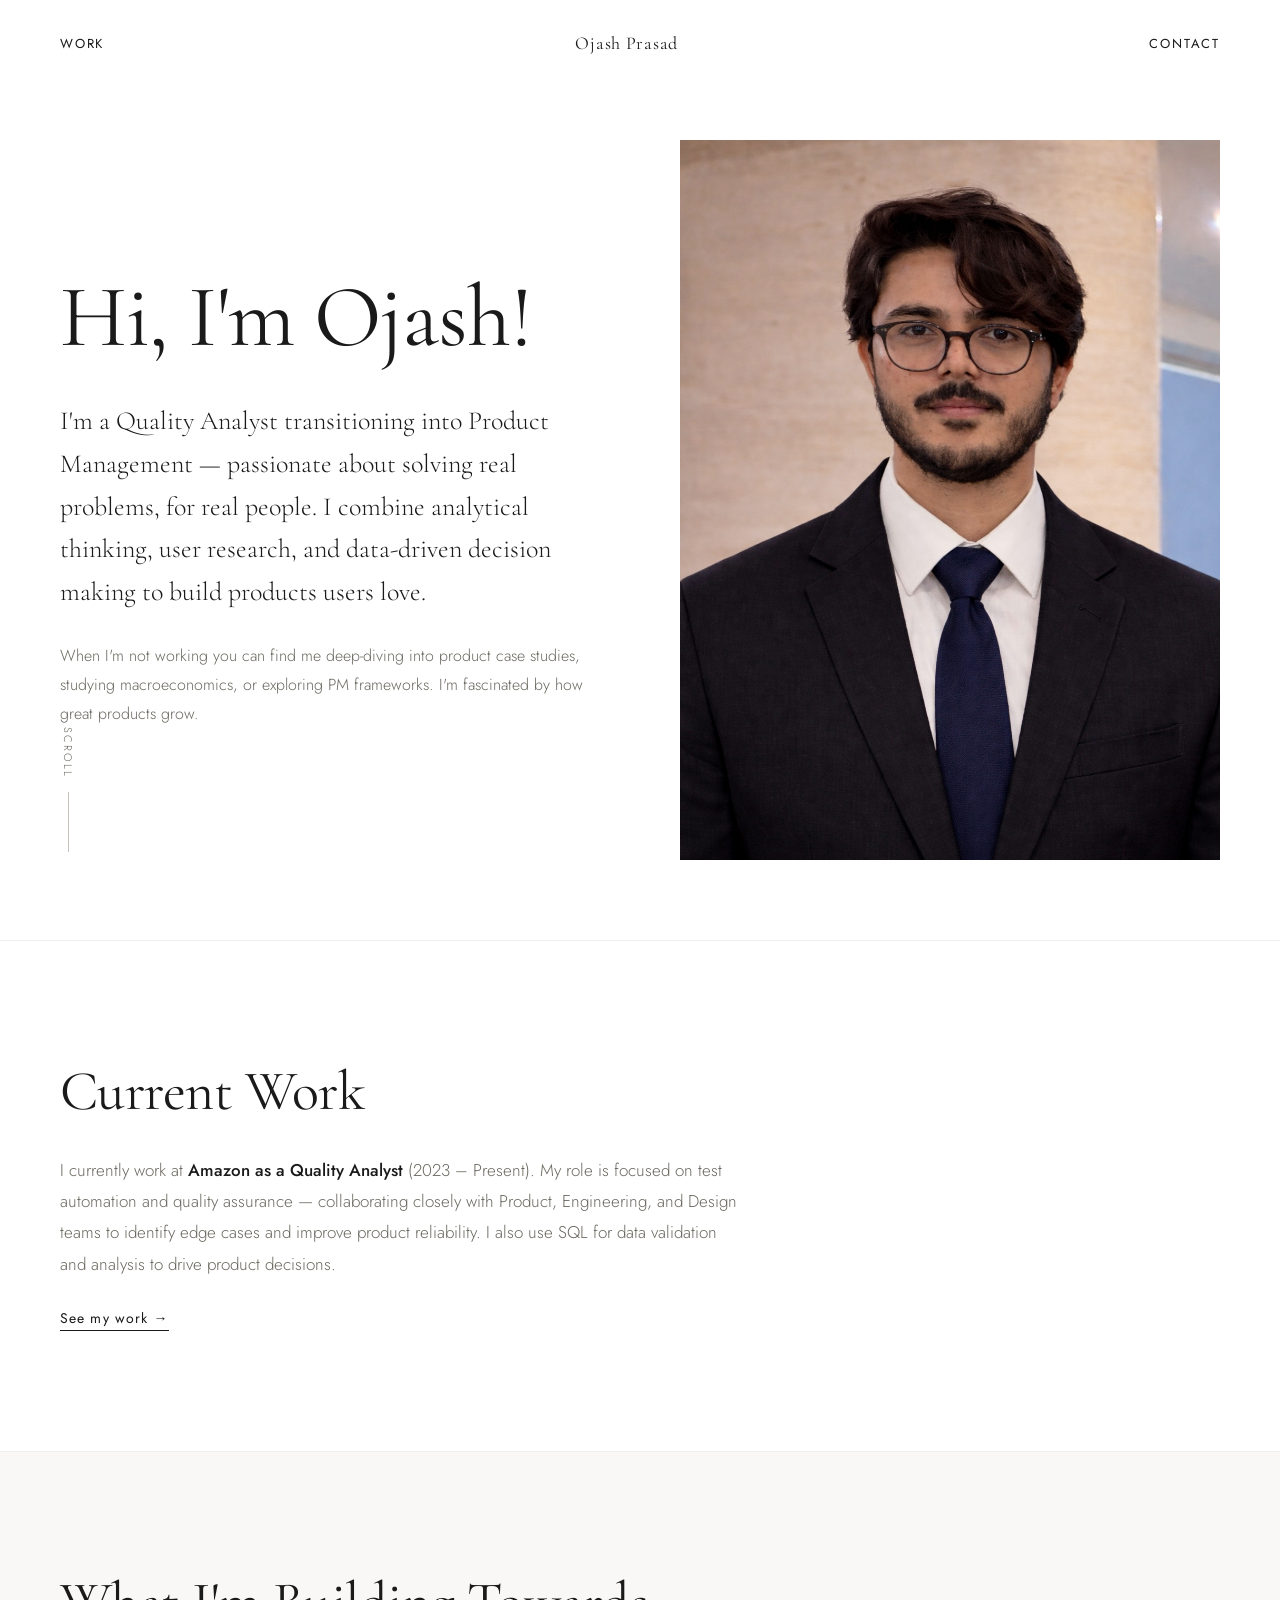
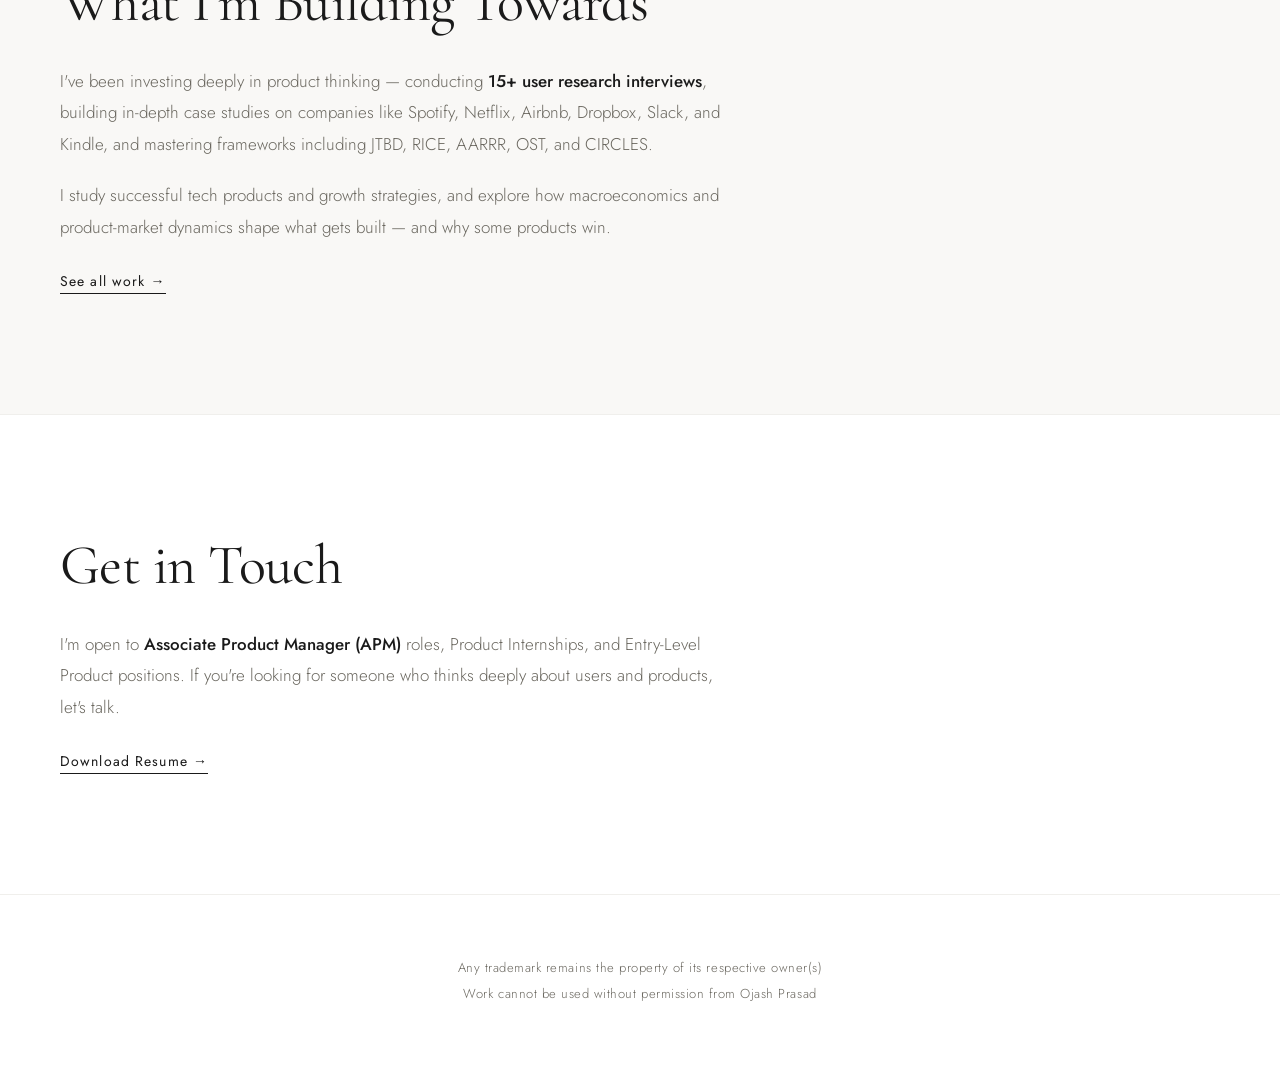
<file: index.html>
<!DOCTYPE html>
<html lang="en">
<head>
  <meta charset="UTF-8" />
  <meta name="viewport" content="width=device-width, initial-scale=1.0" />
  <title>Ojash Prasad — Product Manager</title>
  <link rel="preconnect" href="https://fonts.googleapis.com">
  <link rel="preconnect" href="https://fonts.gstatic.com" crossorigin>
  <link href="https://fonts.googleapis.com/css2?family=Cormorant+Garamond:ital,wght@0,300;0,400;0,500;0,600;1,300;1,400&family=Jost:wght@300;400;500&display=swap" rel="stylesheet">
  <link rel="stylesheet" href="style.css">
</head>
<body>

  <!-- NAV -->
  <nav class="nav">
    <a href="work.html" class="nav-link">Work</a>
    <a href="index.html" class="nav-brand">Ojash Prasad</a>
    <a href="contact.html" class="nav-link">Contact</a>
  </nav>

  <!-- SCROLL INDICATOR -->
  <div class="scroll-indicator">
    <span>Scroll</span>
    <div class="scroll-line"></div>
  </div>

  <!-- HERO -->
  <section class="hero" id="intro">
    <div class="hero-content">
      <h1>Hi, I'm Ojash!</h1>
      <p class="hero-sub">
        I'm a Quality Analyst transitioning into Product Management — passionate about solving real problems, for real people. I combine analytical thinking, user research, and data-driven decision making to build products users love.
      </p>
      <p class="hero-aside">
        When I'm not working you can find me deep-diving into product case studies, studying macroeconomics, or exploring PM frameworks. I'm fascinated by how great products grow.
      </p>
    </div>
    <div class="hero-image">
      <img src="portrait.jpg" alt="Ojash Prasad" />
    </div>
  </section>

  <!-- CURRENT WORK -->
  <section class="section" id="current-work">
    <div class="section-inner">
      <h2>Current Work</h2>
      <p>
        I currently work at <strong>Amazon as a Quality Analyst</strong> (2023 – Present). My role is focused on test automation and quality assurance — collaborating closely with Product, Engineering, and Design teams to identify edge cases and improve product reliability. I also use SQL for data validation and analysis to drive product decisions.
      </p>
      <a href="work.html" class="text-link">See my work →</a>
    </div>
  </section>

  <!-- PREVIOUS WORK / INTERESTS -->
  <section class="section section-alt" id="learning">
    <div class="section-inner">
      <h2>What I'm Building Towards</h2>
      <p>
        I've been investing deeply in product thinking — conducting <strong>15+ user research interviews</strong>, building in-depth case studies on companies like Spotify, Netflix, Airbnb, Dropbox, Slack, and Kindle, and mastering frameworks including JTBD, RICE, AARRR, OST, and CIRCLES.
      </p>
      <p>
        I study successful tech products and growth strategies, and explore how macroeconomics and product-market dynamics shape what gets built — and why some products win.
      </p>
      <a href="work.html" class="text-link">See all work →</a>
    </div>
  </section>

  <!-- GET IN TOUCH -->
  <section class="section" id="contact-cta">
    <div class="section-inner">
      <h2>Get in Touch</h2>
      <p>
        I'm open to <strong>Associate Product Manager (APM)</strong> roles, Product Internships, and Entry-Level Product positions. If you're looking for someone who thinks deeply about users and products, let's talk.
      </p>
      <a href="resume.pdf" class="text-link" target="_blank">Download Resume →</a>
    </div>
  </section>

  <!-- FOOTER -->
  <footer class="footer">
    <p>Any trademark remains the property of its respective owner(s)</p>
    <p>Work cannot be used without permission from Ojash Prasad</p>
  </footer>

  <script src="transitions.js"></script>
</body>
</html>
</file>
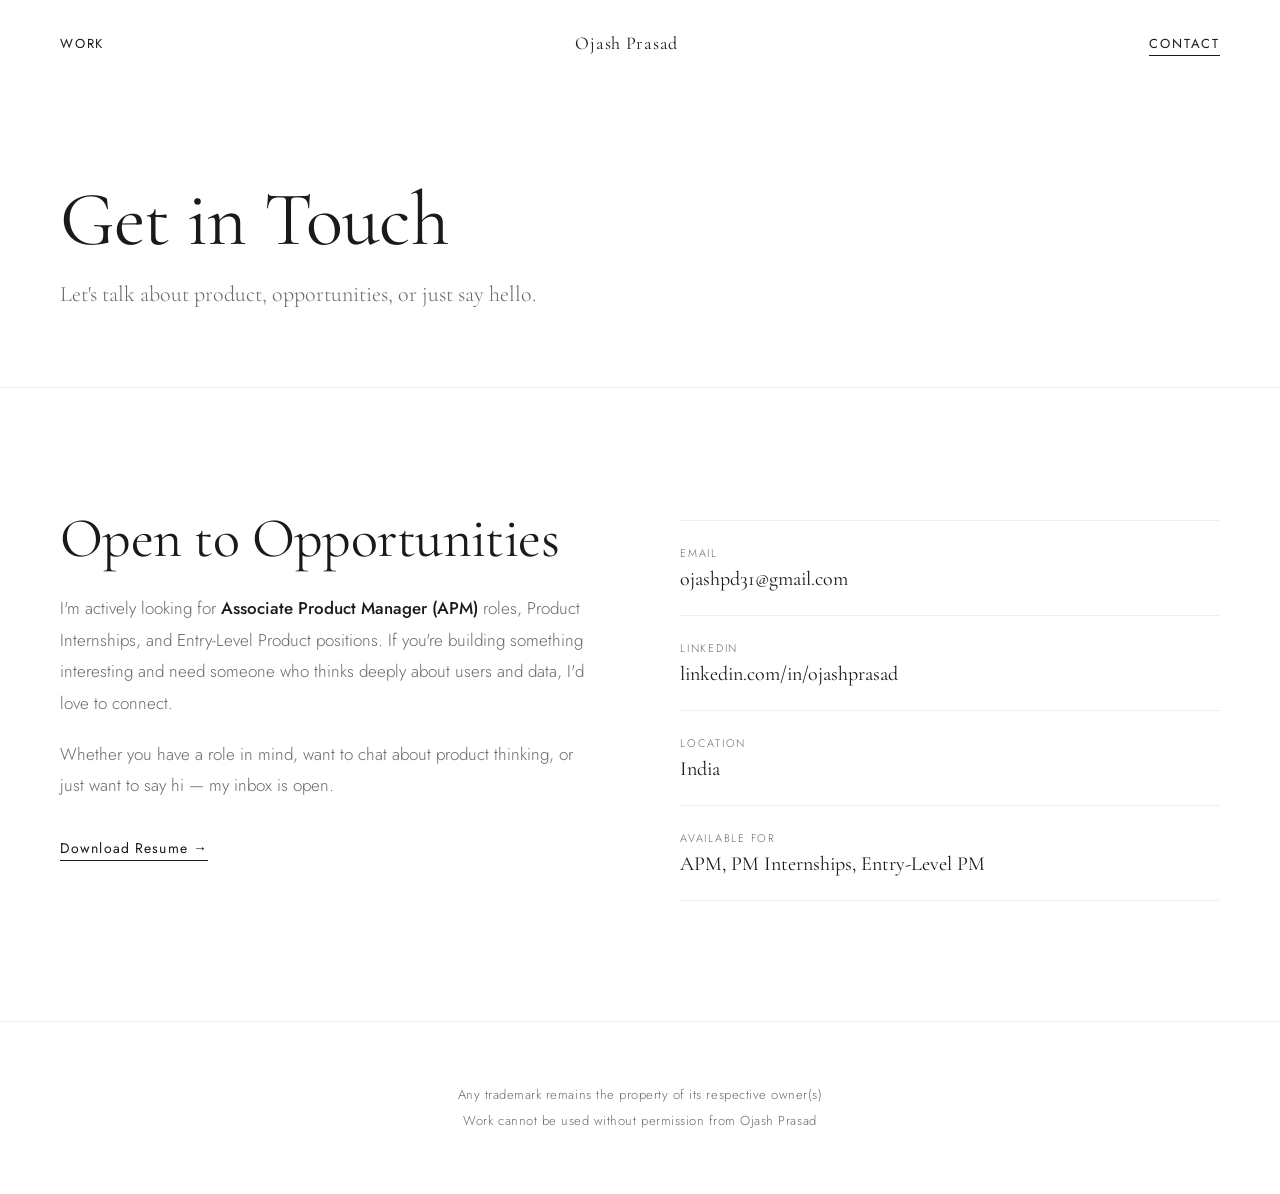
<file: contact.html>
<!DOCTYPE html>
<html lang="en">
<head>
  <meta charset="UTF-8" />
  <meta name="viewport" content="width=device-width, initial-scale=1.0" />
  <title>Contact — Ojash Prasad</title>
  <link rel="preconnect" href="https://fonts.googleapis.com">
  <link rel="preconnect" href="https://fonts.gstatic.com" crossorigin>
  <link href="https://fonts.googleapis.com/css2?family=Cormorant+Garamond:ital,wght@0,300;0,400;0,500;0,600;1,300;1,400&family=Jost:wght@300;400;500&display=swap" rel="stylesheet">
  <link rel="stylesheet" href="style.css">
</head>
<body>

  <!-- NAV -->
  <nav class="nav">
    <a href="work.html" class="nav-link">Work</a>
    <a href="index.html" class="nav-brand">Ojash Prasad</a>
    <a href="contact.html" class="nav-link nav-active">Contact</a>
  </nav>

  <!-- PAGE HEADER -->
  <section class="page-header">
    <h1>Get in Touch</h1>
    <p class="page-sub">Let's talk about product, opportunities, or just say hello.</p>
  </section>

  <!-- CONTACT CONTENT -->
  <section class="section" id="contact-main">
    <div class="section-inner contact-layout">
      <div class="contact-text">
        <h2>Open to Opportunities</h2>
        <p>
          I'm actively looking for <strong>Associate Product Manager (APM)</strong> roles, Product Internships, and Entry-Level Product positions. If you're building something interesting and need someone who thinks deeply about users and data, I'd love to connect.
        </p>
        <p>
          Whether you have a role in mind, want to chat about product thinking, or just want to say hi — my inbox is open.
        </p>
        <a href="resume.pdf" class="text-link" target="_blank" style="margin-top: 16px; display: inline-block;">Download Resume →</a>
      </div>
      <div class="contact-details">
        <div class="contact-item">
          <span class="contact-label">Email</span>
          <a href="mailto:ojashpd31@gmail.com" class="contact-value">ojashpd31@gmail.com</a>
        </div>
        <div class="contact-item">
          <span class="contact-label">LinkedIn</span>
          <a href="https://linkedin.com/in/ojashprasad" target="_blank" class="contact-value">linkedin.com/in/ojashprasad</a>
        </div>
        <div class="contact-item">
          <span class="contact-label">Location</span>
          <span class="contact-value">India</span>
        </div>
        <div class="contact-item">
          <span class="contact-label">Available for</span>
          <span class="contact-value">APM, PM Internships, Entry-Level PM</span>
        </div>
      </div>
    </div>
  </section>

  <!-- FOOTER -->
  <footer class="footer">
    <p>Any trademark remains the property of its respective owner(s)</p>
    <p>Work cannot be used without permission from Ojash Prasad</p>
  </footer>

  <script src="transitions.js"></script>
</body>
</html>
</file>
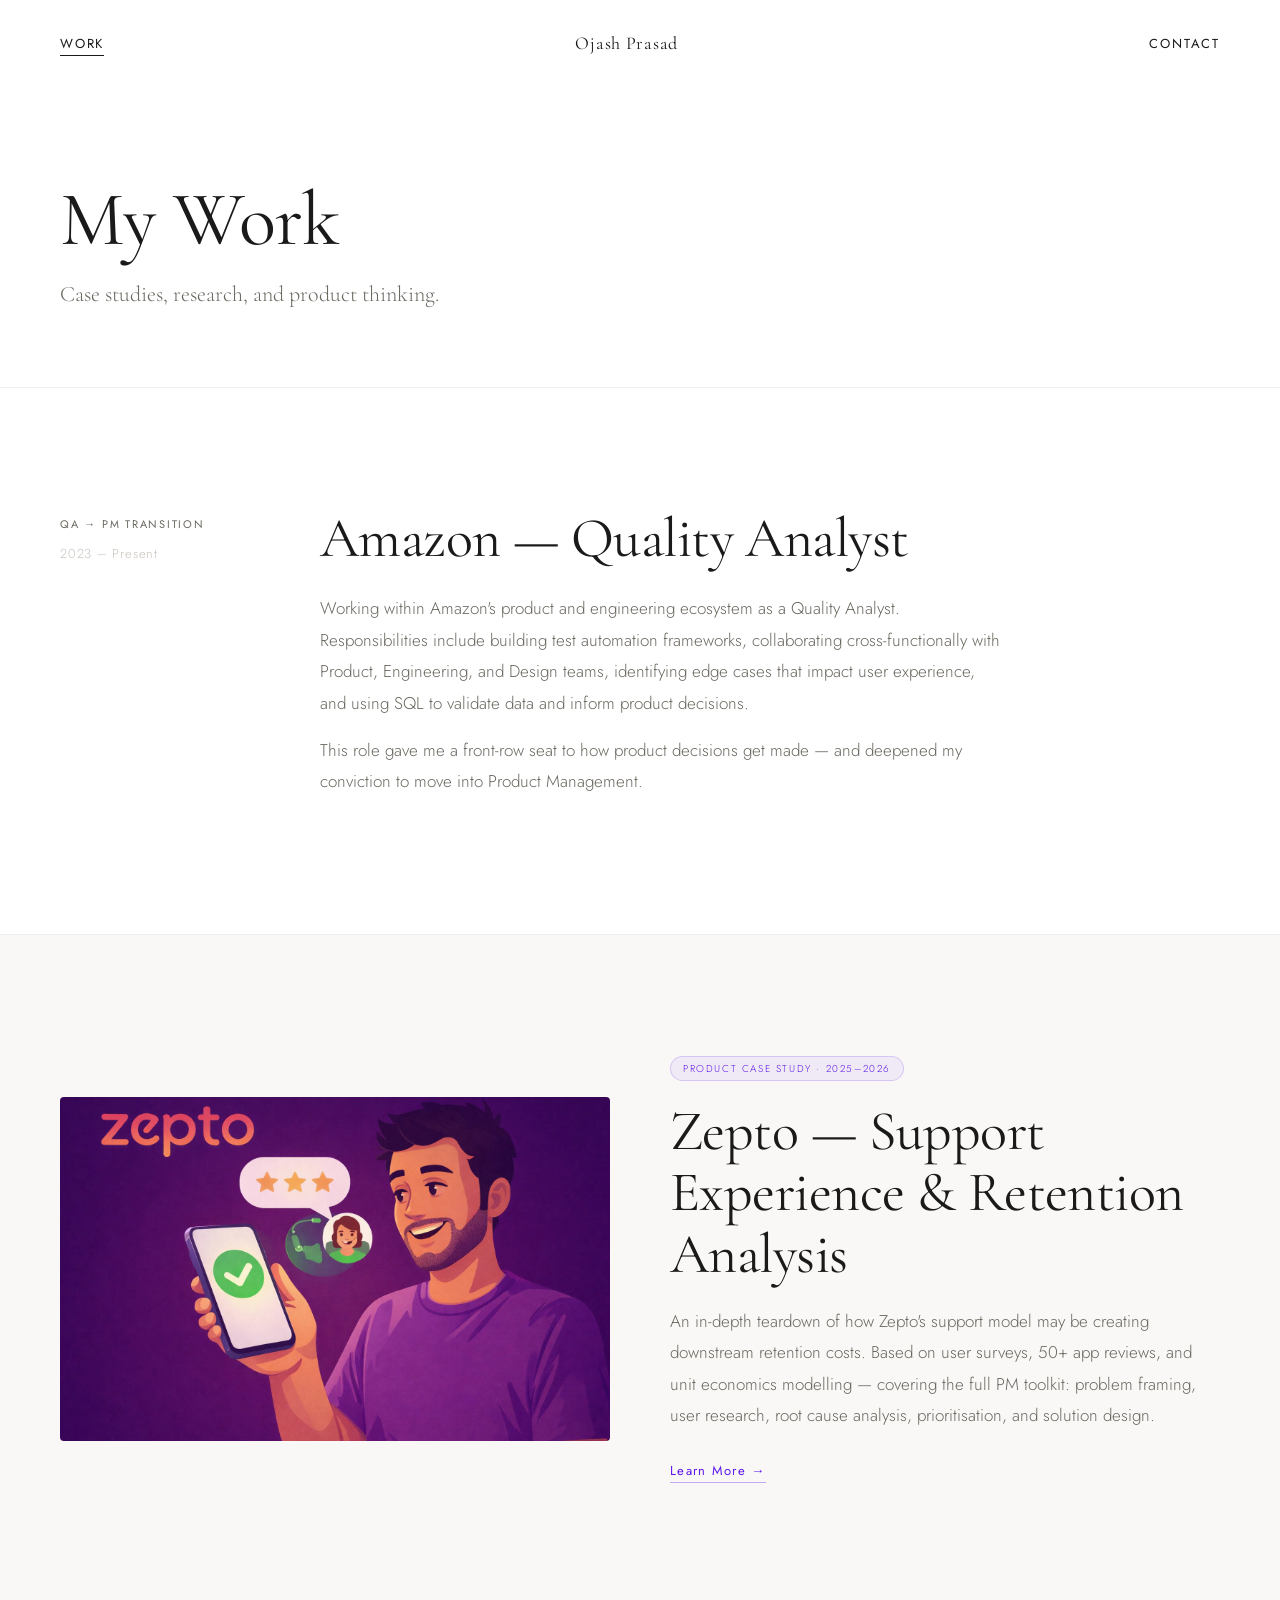
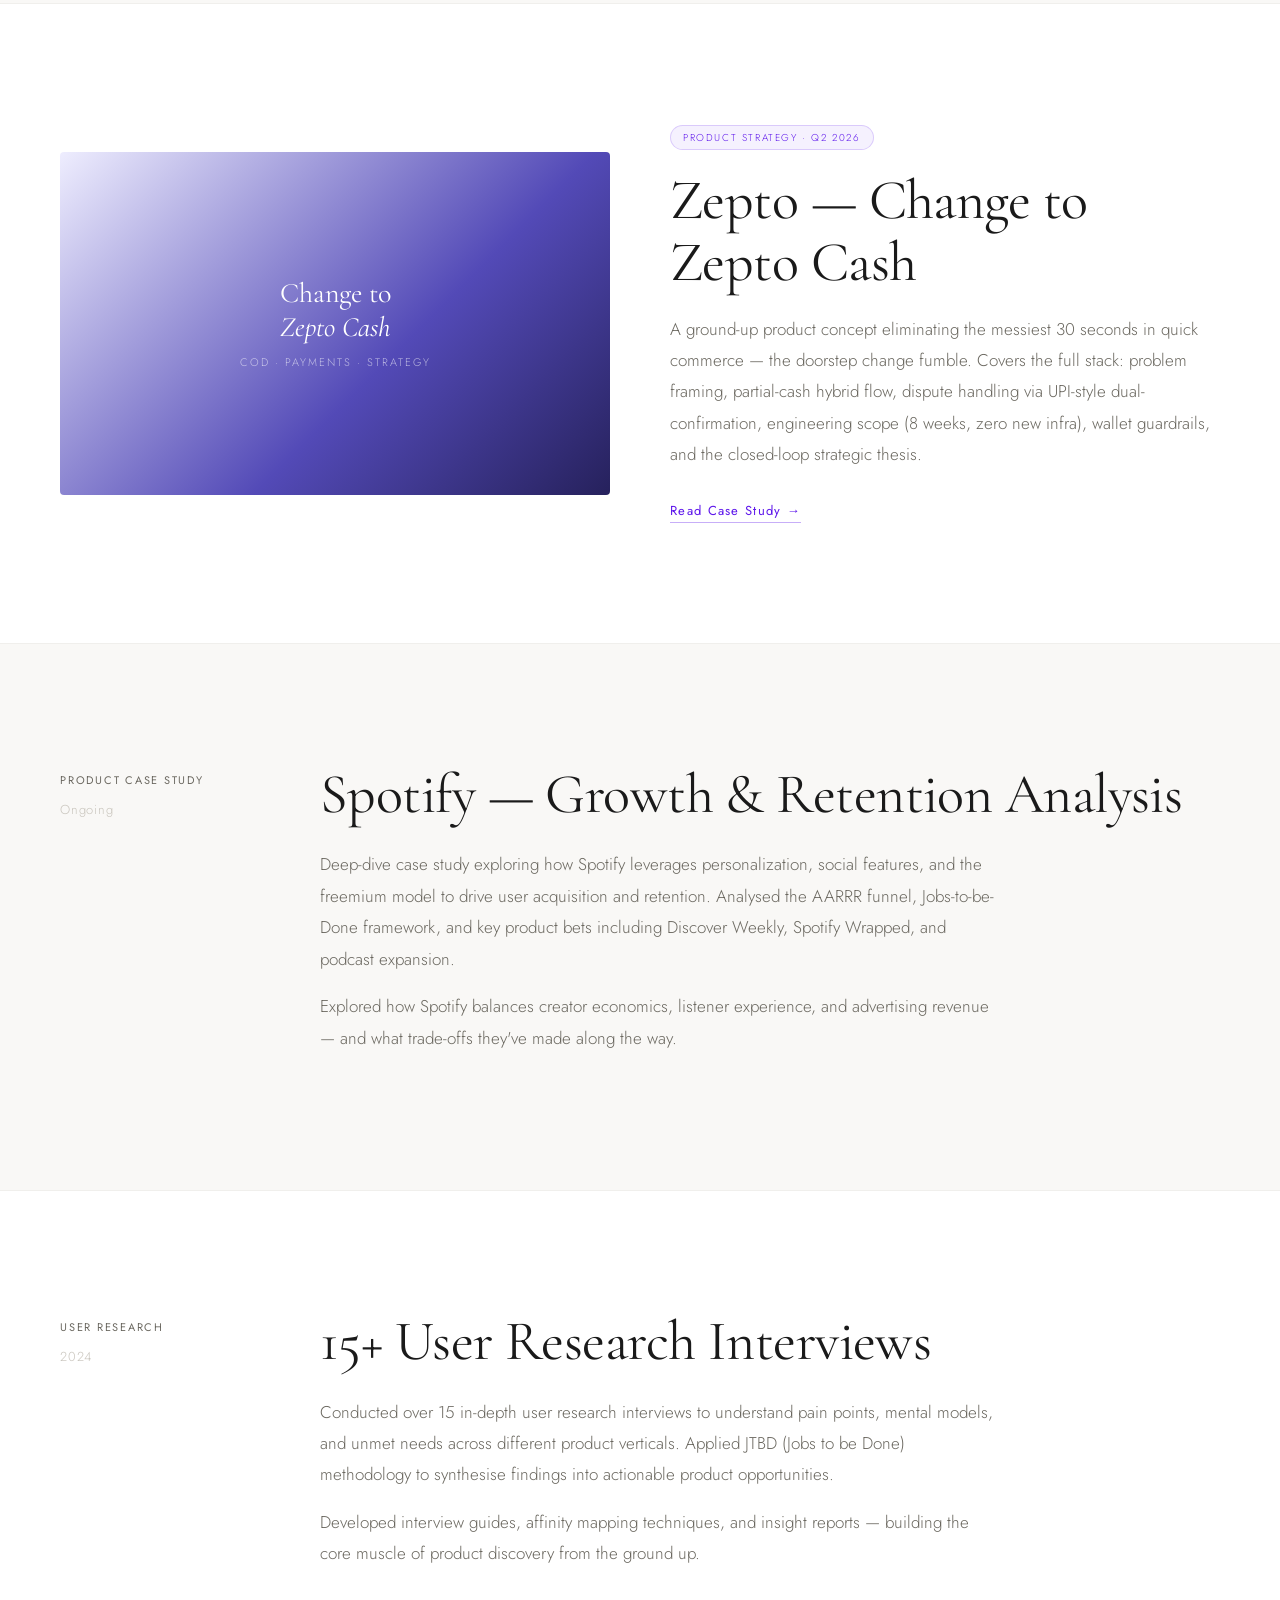
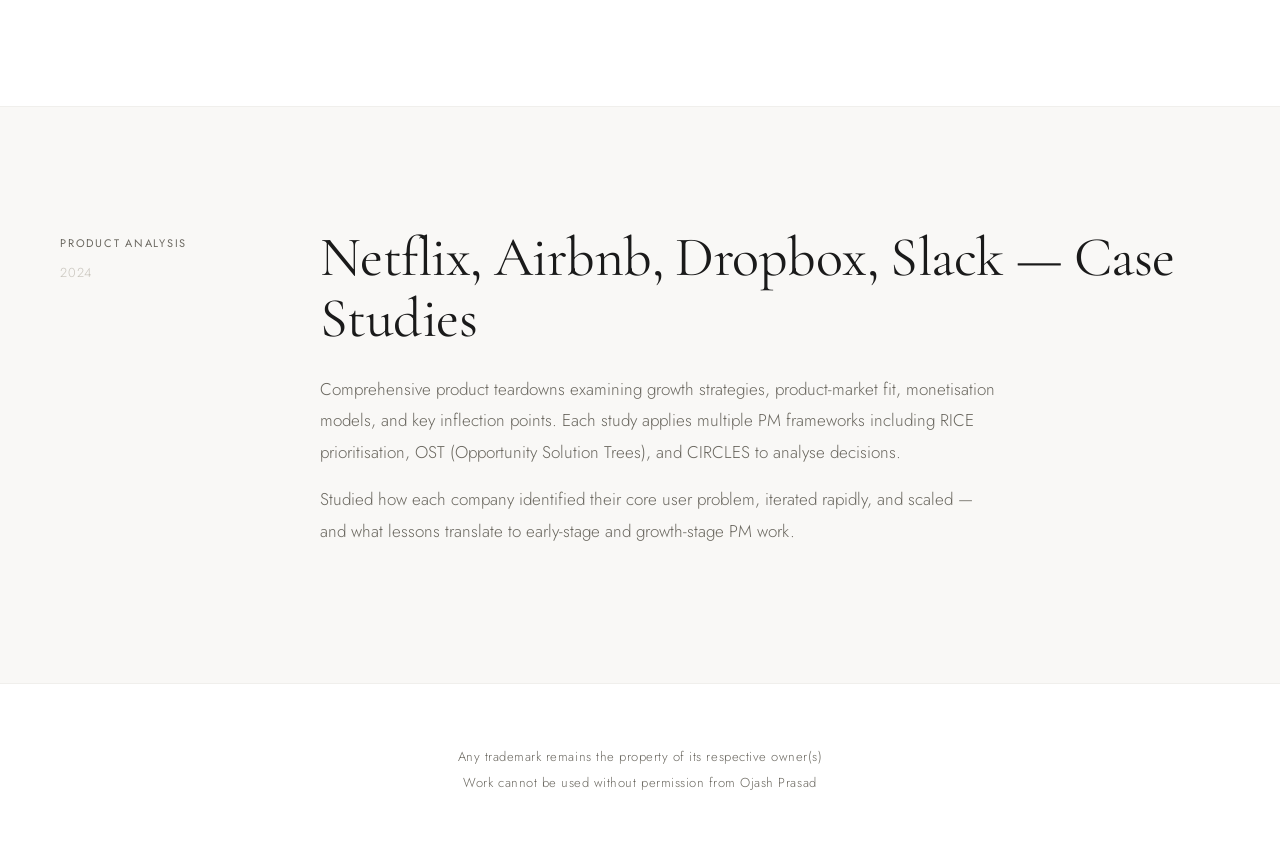
<file: work.html>
<!DOCTYPE html>
<html lang="en">
<head>
  <meta charset="UTF-8" />
  <meta name="viewport" content="width=device-width, initial-scale=1.0" />
  <title>Work — Ojash Prasad</title>
  <link rel="preconnect" href="https://fonts.googleapis.com">
  <link rel="preconnect" href="https://fonts.gstatic.com" crossorigin>
  <link href="https://fonts.googleapis.com/css2?family=Cormorant+Garamond:ital,wght@0,300;0,400;0,500;0,600;1,300;1,400&family=Jost:wght@300;400;500&display=swap" rel="stylesheet">
  <link rel="stylesheet" href="style.css">
</head>
<body>

  <!-- NAV -->
  <nav class="nav">
    <a href="work.html" class="nav-link nav-active">Work</a>
    <a href="index.html" class="nav-brand">Ojash Prasad</a>
    <a href="contact.html" class="nav-link">Contact</a>
  </nav>

  <!-- PAGE HEADER -->
  <section class="page-header">
    <h1>My Work</h1>
    <p class="page-sub">Case studies, research, and product thinking.</p>
  </section>

  <!-- WORK ITEM 1 -->
  <section class="section work-item">
    <div class="section-inner work-grid">
      <div class="work-meta">
        <span class="work-tag">QA → PM Transition</span>
        <span class="work-year">2023 – Present</span>
      </div>
      <div class="work-content">
        <h2>Amazon — Quality Analyst</h2>
        <p>
          Working within Amazon's product and engineering ecosystem as a Quality Analyst. Responsibilities include building test automation frameworks, collaborating cross-functionally with Product, Engineering, and Design teams, identifying edge cases that impact user experience, and using SQL to validate data and inform product decisions.
        </p>
        <p>
          This role gave me a front-row seat to how product decisions get made — and deepened my conviction to move into Product Management.
        </p>
      </div>
    </div>
  </section>

  <!-- ZEPTO CASE STUDY CARD -->
  <section class="section case-study-section">
    <div class="section-inner">
      <div class="cs-card">
        <div class="cs-card-img">
          <img src="thumbnail.png" alt="Zepto Case Study" />
        </div>
        <div class="cs-card-text">
          <span class="cs-tag">Product Case Study · 2025–2026</span>
          <h2>Zepto — Support Experience & Retention Analysis</h2>
          <p>An in-depth teardown of how Zepto's support model may be creating downstream retention costs. Based on user surveys, 50+ app reviews, and unit economics modelling — covering the full PM toolkit: problem framing, user research, root cause analysis, prioritisation, and solution design.</p>
          <a href="zepto_case_study.html" class="cs-learn-more">Learn More →</a>
        </div>
      </div>
    </div>
  </section>

  <!-- ZEPTO CHANGE TO WALLET CASE STUDY CARD -->
  <section class="section work-item">
    <div class="section-inner">
      <div class="cs-card">
        <div class="cs-card-img" style="background: linear-gradient(135deg, #EEEDFE 0%, #534AB7 60%, #26215C 100%); display:flex; align-items:center; justify-content:center; flex-direction:column; gap:10px;">
          <div style="font-family:'Cormorant Garamond',Georgia,serif; font-size:28px; font-weight:400; color:white; text-align:center; line-height:1.2; padding:0 20px;">Change to<br><em>Zepto Cash</em></div>
          <div style="font-family:'Jost',sans-serif; font-size:11px; letter-spacing:2px; text-transform:uppercase; color:rgba(255,255,255,0.6);">COD · Payments · Strategy</div>
        </div>
        <div class="cs-card-text">
          <span class="cs-tag">Product Strategy · Q2 2026</span>
          <h2>Zepto — Change to Zepto Cash</h2>
          <p>A ground-up product concept eliminating the messiest 30 seconds in quick commerce — the doorstep change fumble. Covers the full stack: problem framing, partial-cash hybrid flow, dispute handling via UPI-style dual-confirmation, engineering scope (8 weeks, zero new infra), wallet guardrails, and the closed-loop strategic thesis.</p>
          <a href="zepto_change_to_wallet.html" class="cs-learn-more">Read Case Study →</a>
        </div>
      </div>
    </div>
  </section>

  <!-- WORK ITEM 2 -->
  <section class="section section-alt work-item">
    <div class="section-inner work-grid">
      <div class="work-meta">
        <span class="work-tag">Product Case Study</span>
        <span class="work-year">Ongoing</span>
      </div>
      <div class="work-content">
        <h2>Spotify — Growth & Retention Analysis</h2>
        <p>
          Deep-dive case study exploring how Spotify leverages personalization, social features, and the freemium model to drive user acquisition and retention. Analysed the AARRR funnel, Jobs-to-be-Done framework, and key product bets including Discover Weekly, Spotify Wrapped, and podcast expansion.
        </p>
        <p>
          Explored how Spotify balances creator economics, listener experience, and advertising revenue — and what trade-offs they've made along the way.
        </p>
      </div>
    </div>
  </section>

  <!-- WORK ITEM 3 -->
  <section class="section work-item">
    <div class="section-inner work-grid">
      <div class="work-meta">
        <span class="work-tag">User Research</span>
        <span class="work-year">2024</span>
      </div>
      <div class="work-content">
        <h2>15+ User Research Interviews</h2>
        <p>
          Conducted over 15 in-depth user research interviews to understand pain points, mental models, and unmet needs across different product verticals. Applied JTBD (Jobs to be Done) methodology to synthesise findings into actionable product opportunities.
        </p>
        <p>
          Developed interview guides, affinity mapping techniques, and insight reports — building the core muscle of product discovery from the ground up.
        </p>
      </div>
    </div>
  </section>

  <!-- WORK ITEM 4 -->
  <section class="section section-alt work-item">
    <div class="section-inner work-grid">
      <div class="work-meta">
        <span class="work-tag">Product Analysis</span>
        <span class="work-year">2024</span>
      </div>
      <div class="work-content">
        <h2>Netflix, Airbnb, Dropbox, Slack — Case Studies</h2>
        <p>
          Comprehensive product teardowns examining growth strategies, product-market fit, monetisation models, and key inflection points. Each study applies multiple PM frameworks including RICE prioritisation, OST (Opportunity Solution Trees), and CIRCLES to analyse decisions.
        </p>
        <p>
          Studied how each company identified their core user problem, iterated rapidly, and scaled — and what lessons translate to early-stage and growth-stage PM work.
        </p>
      </div>
    </div>
  </section>

  <!-- FOOTER -->
  <footer class="footer">
    <p>Any trademark remains the property of its respective owner(s)</p>
    <p>Work cannot be used without permission from Ojash Prasad</p>
  </footer>

  <script src="transitions.js"></script>
</body>
</html>
</file>
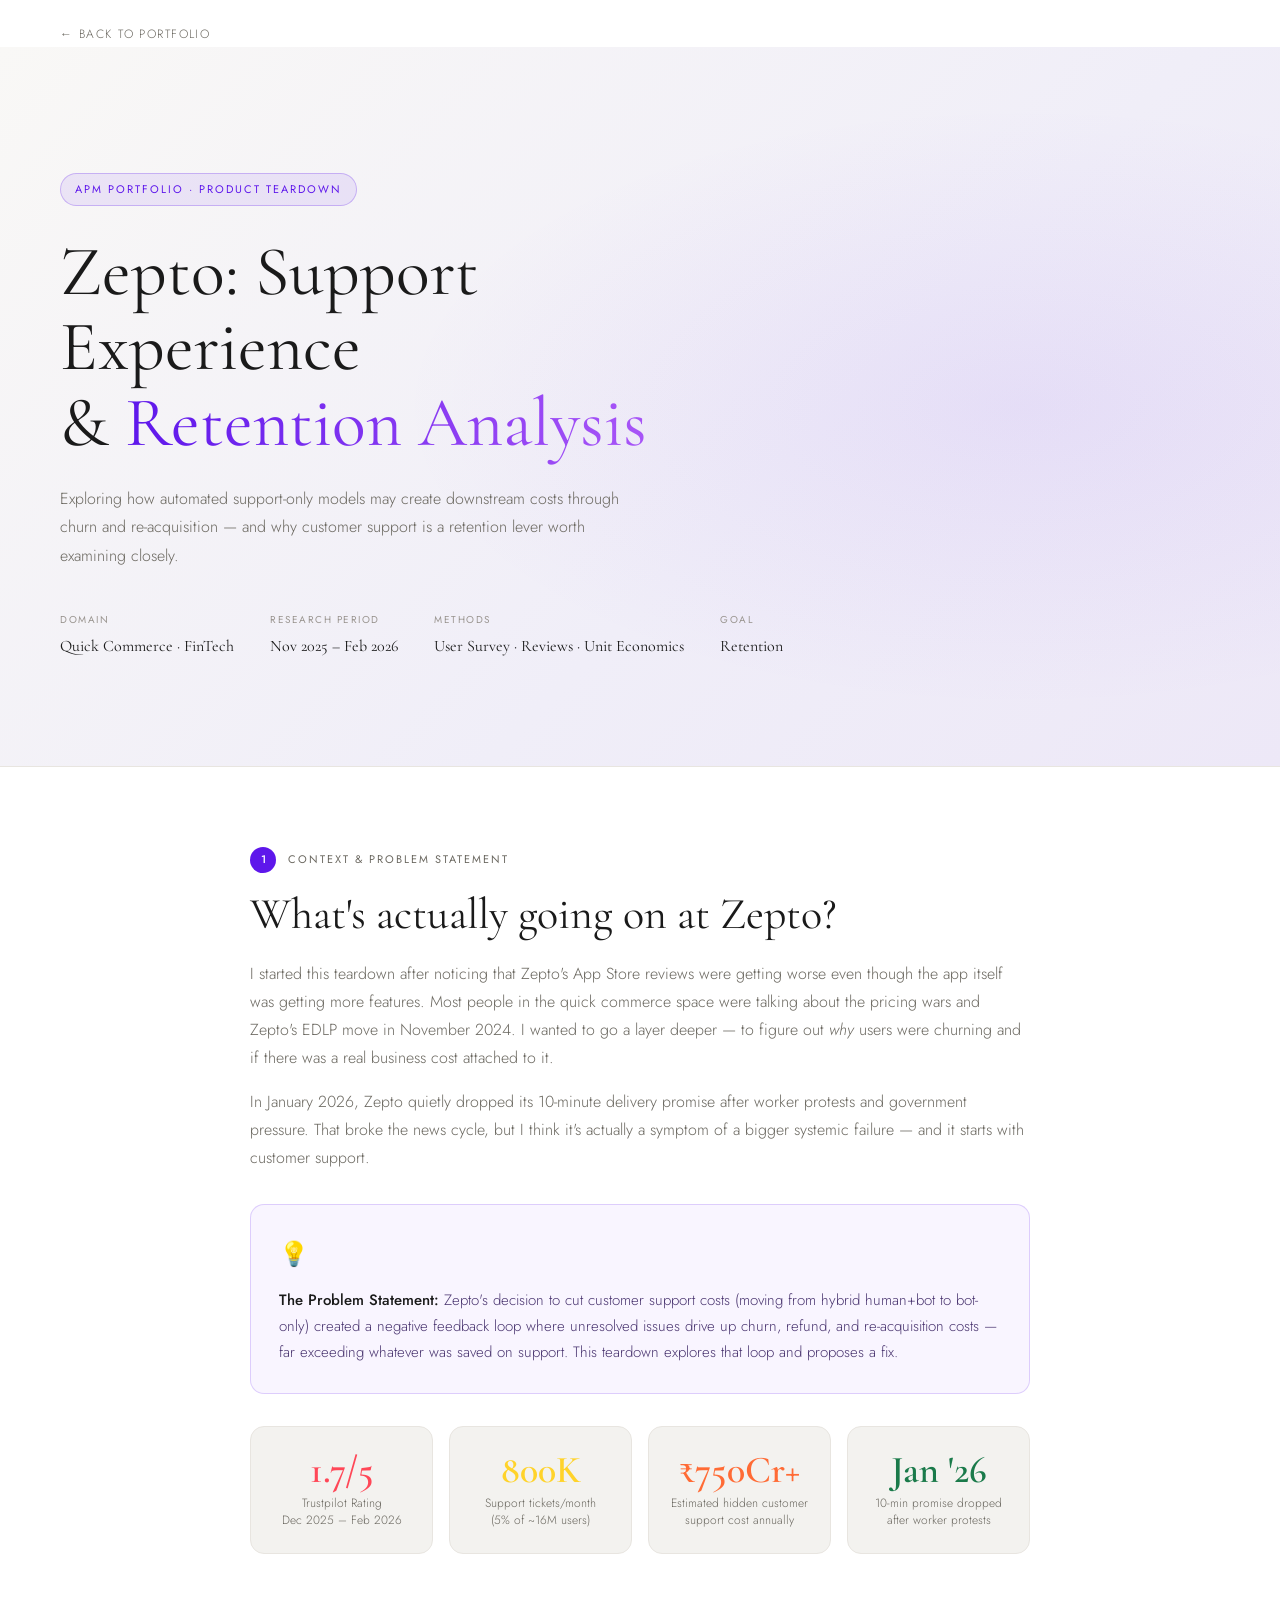
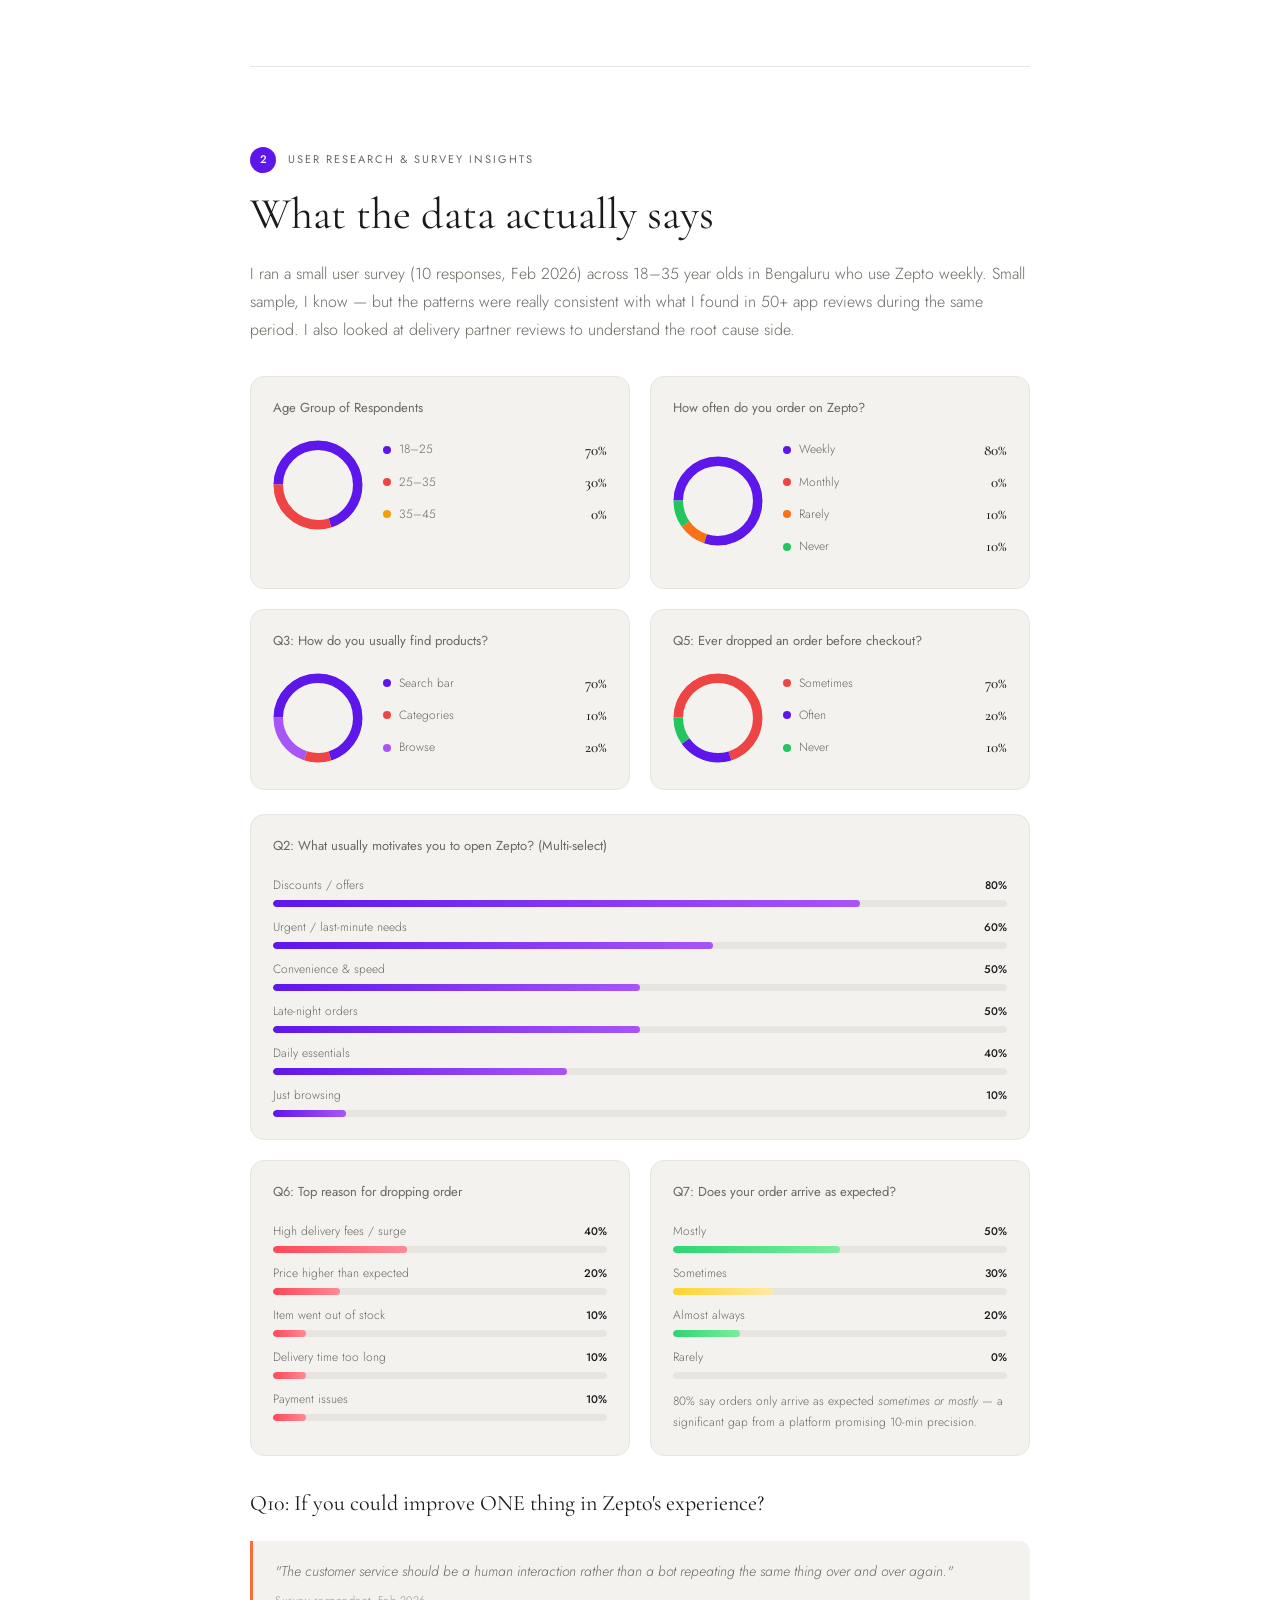
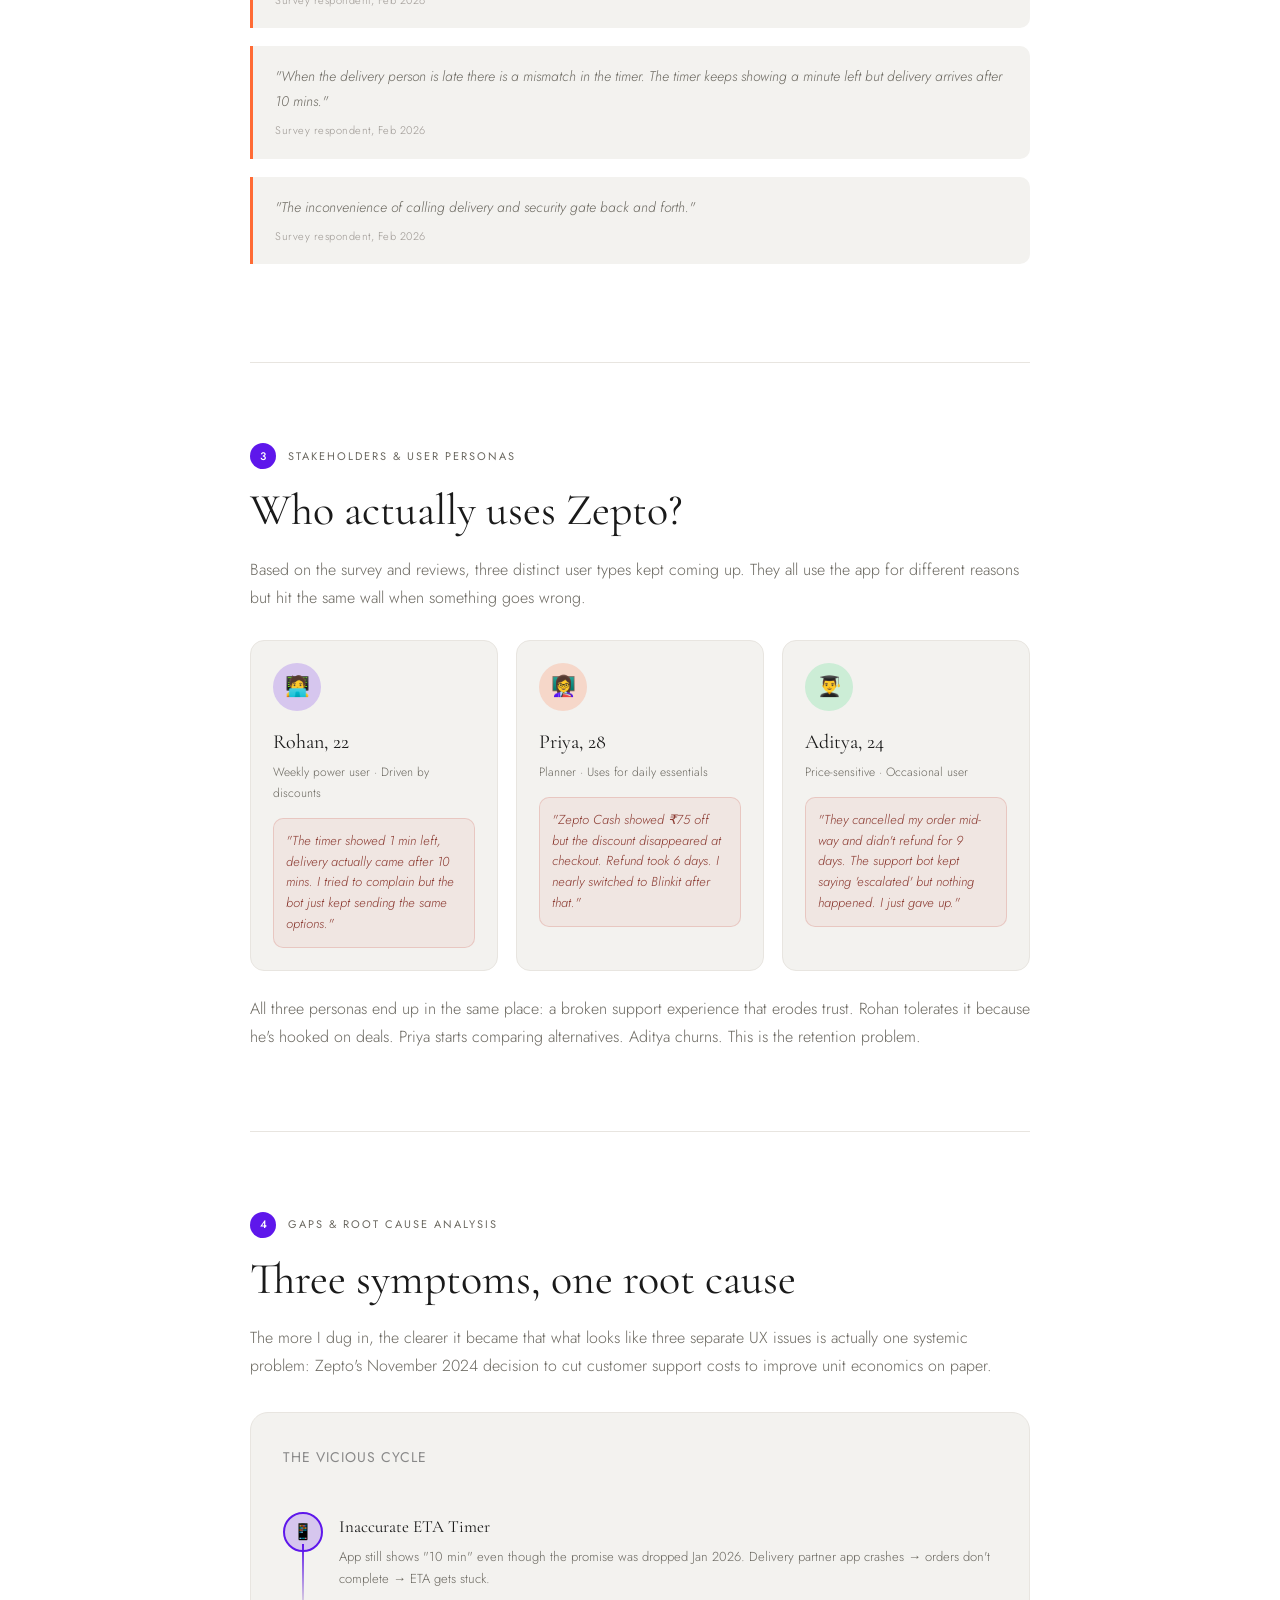
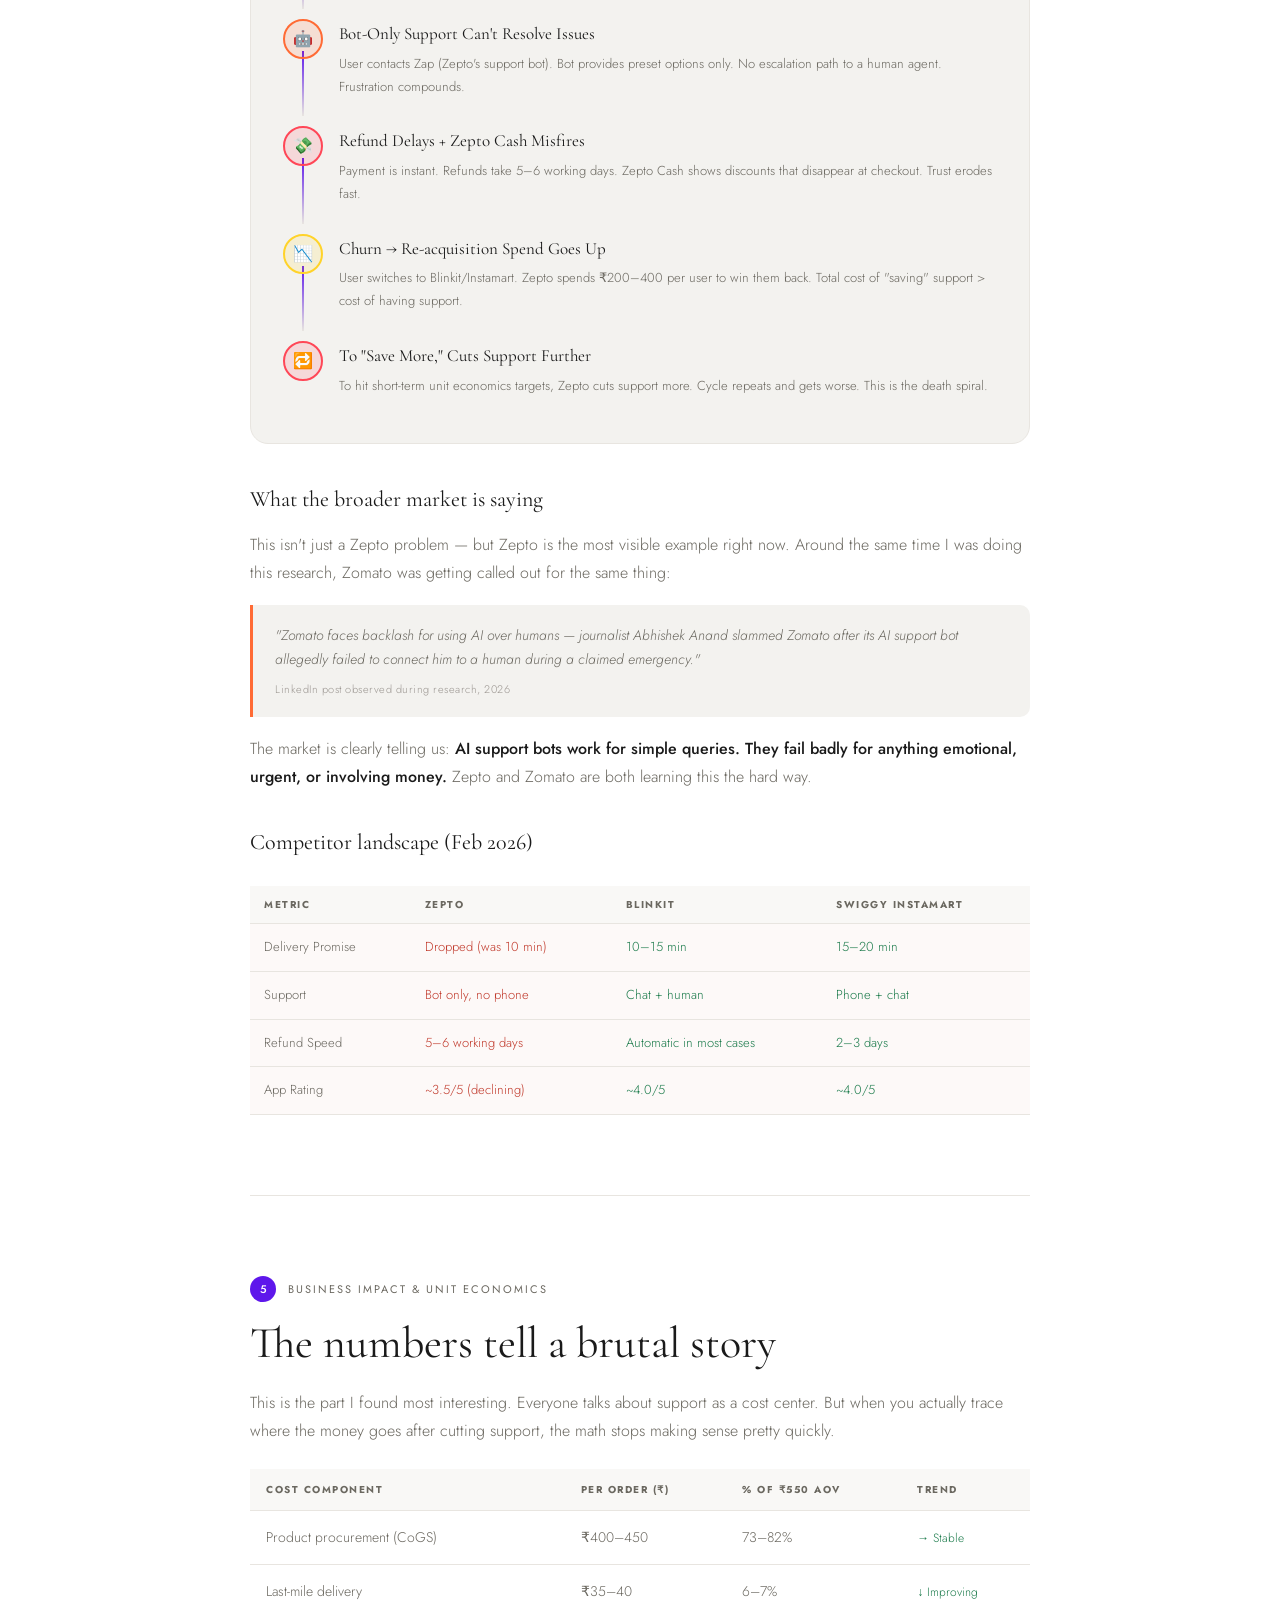
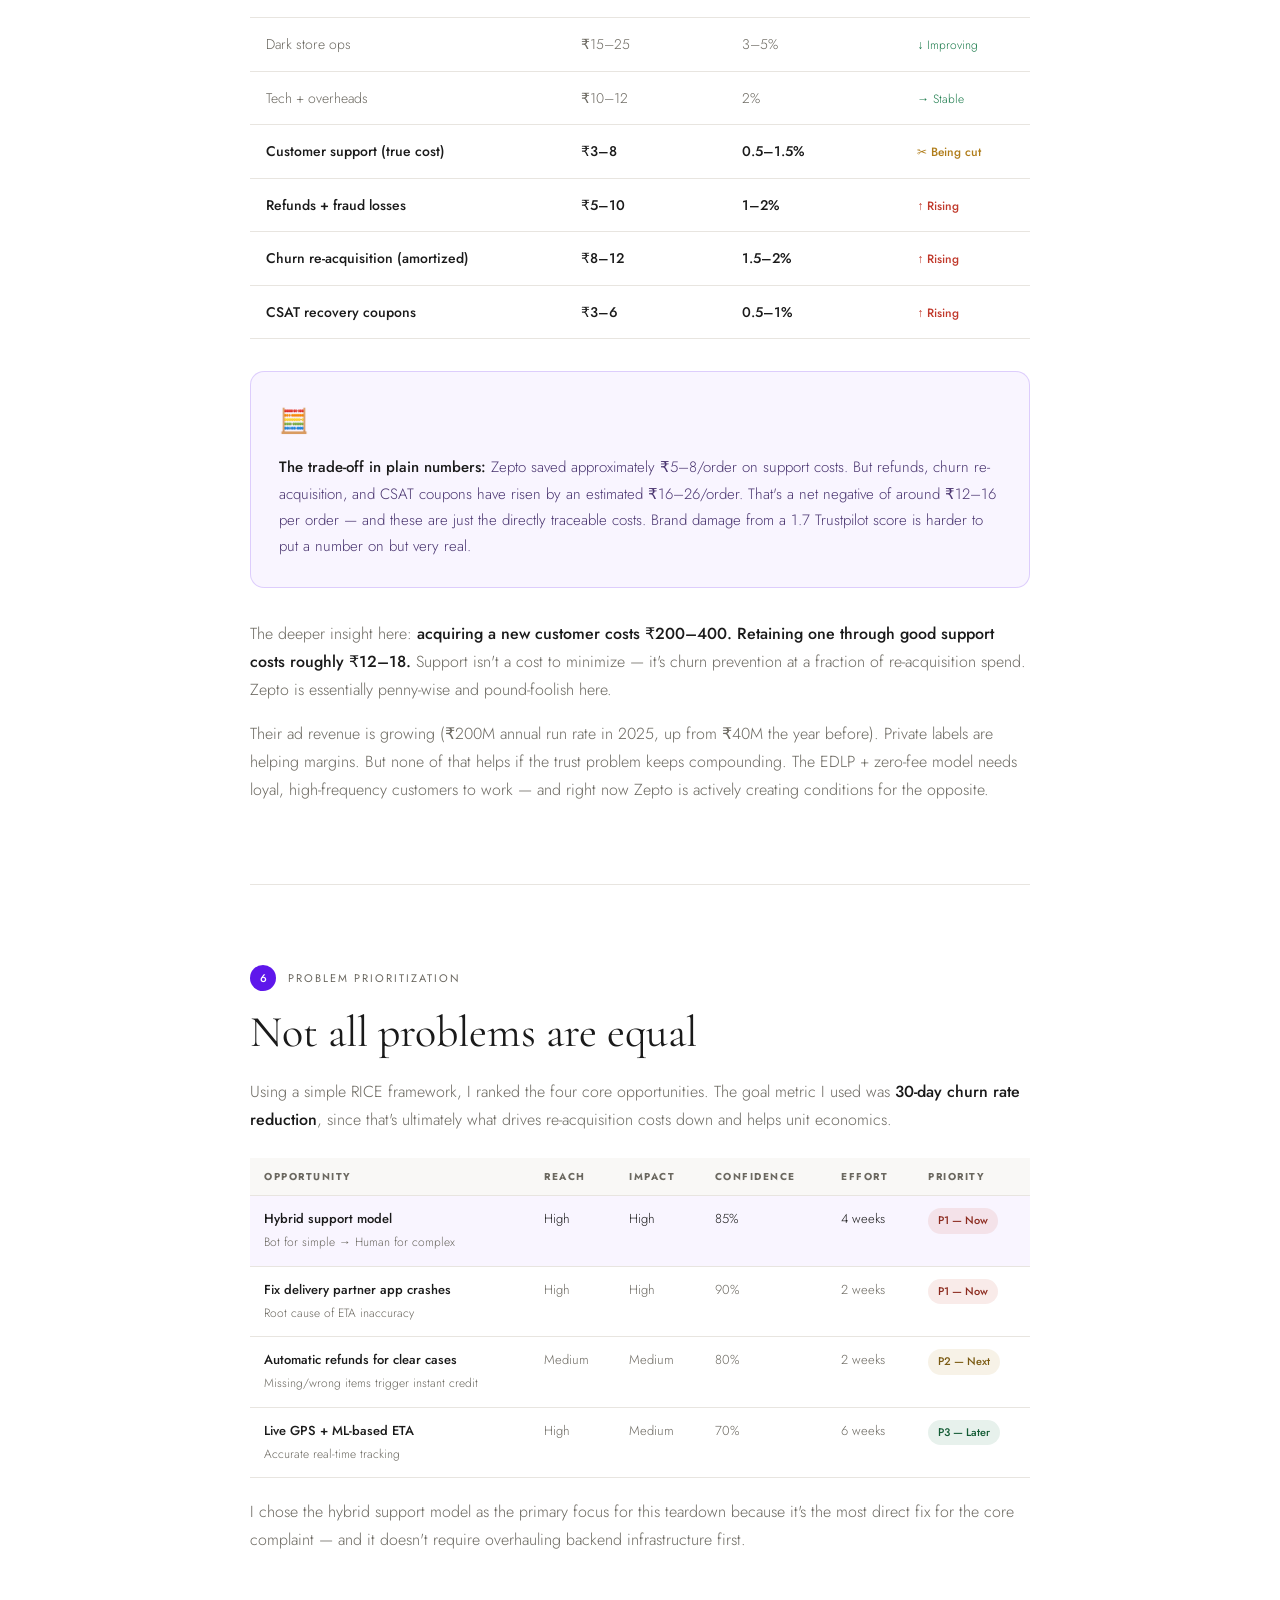
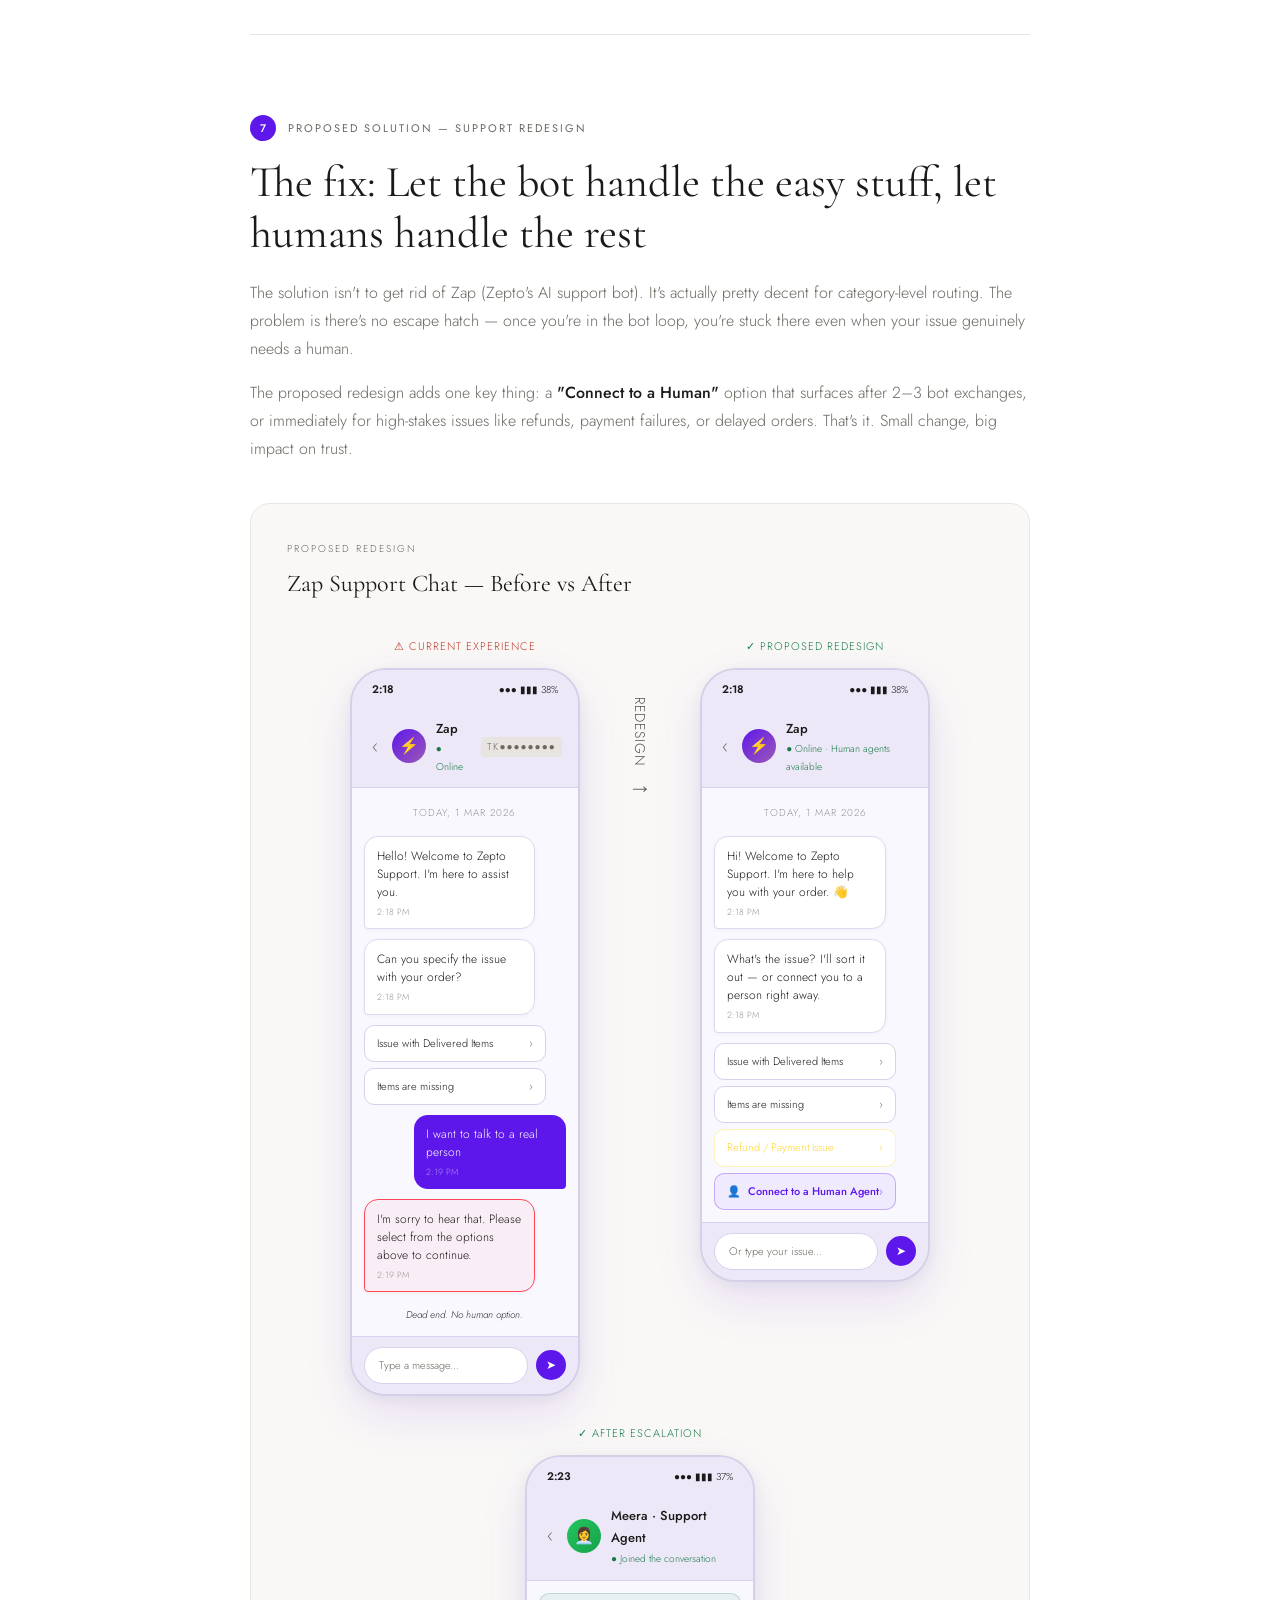
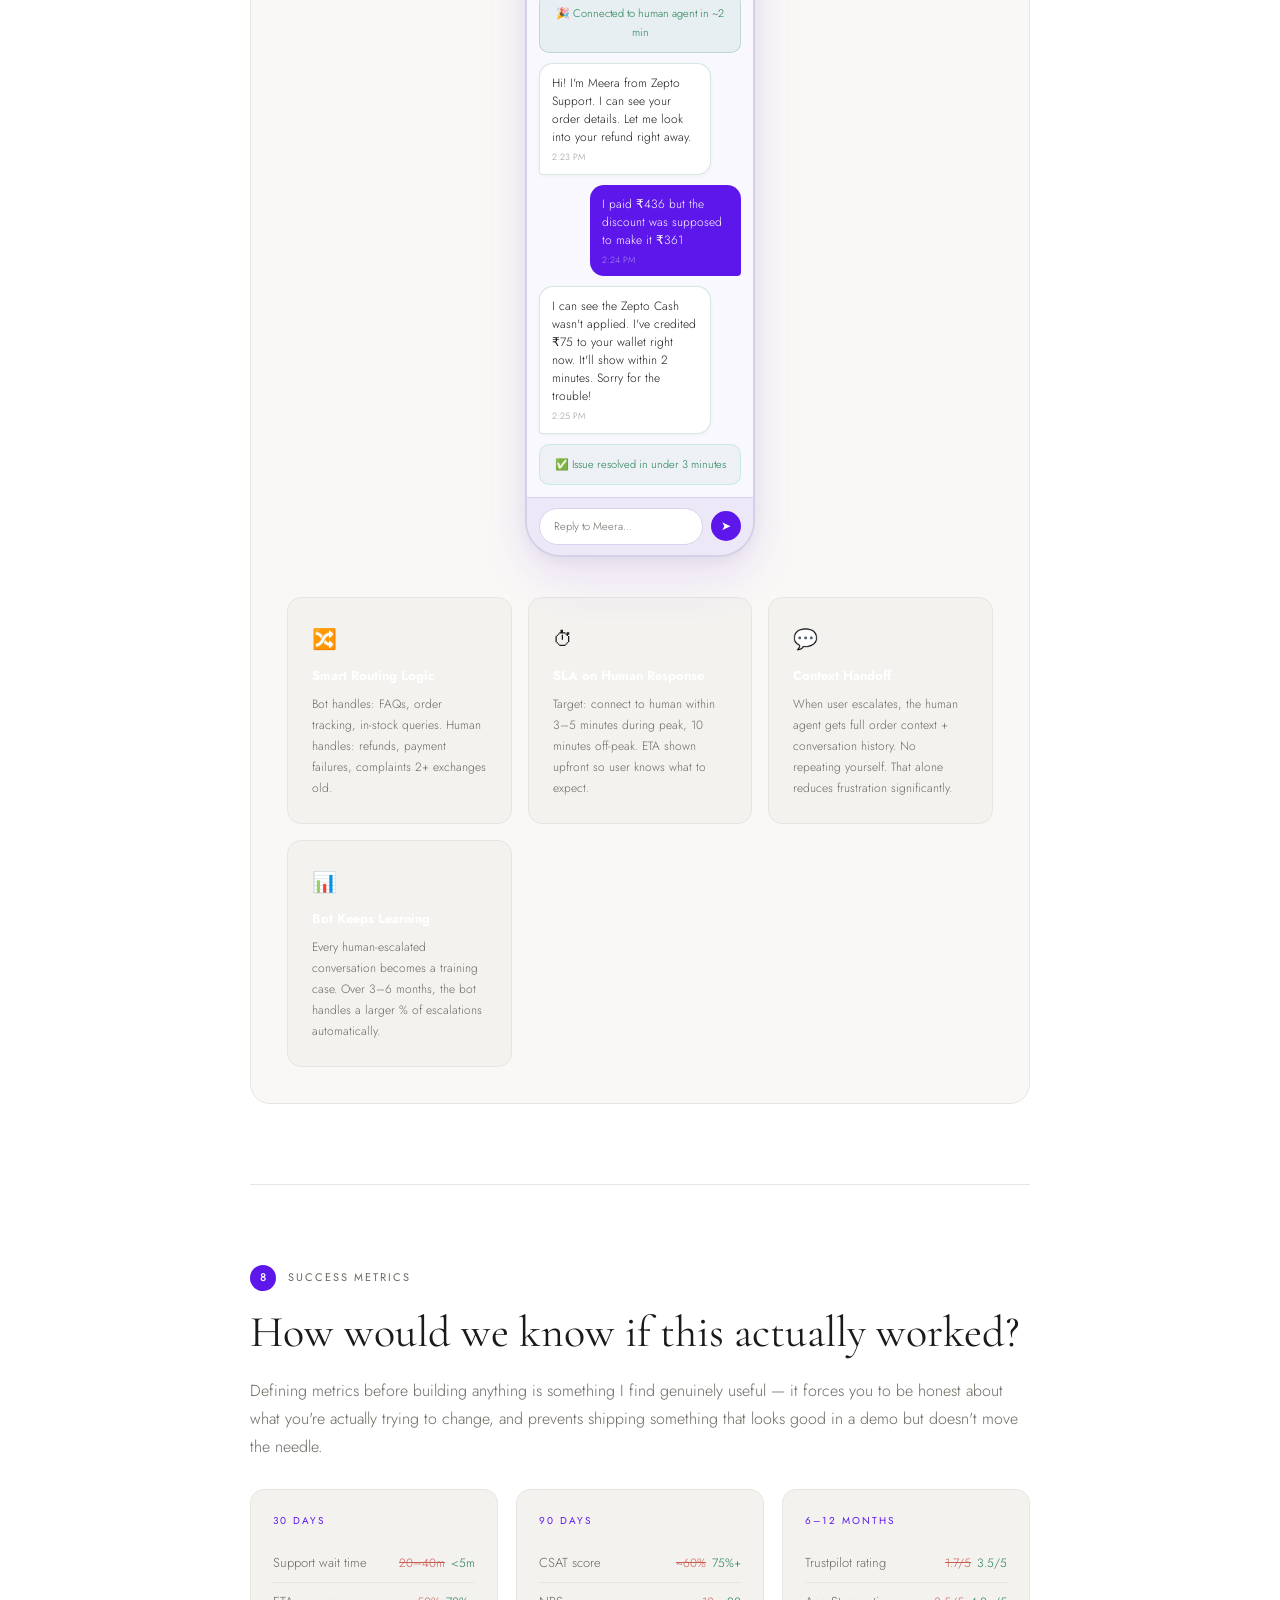
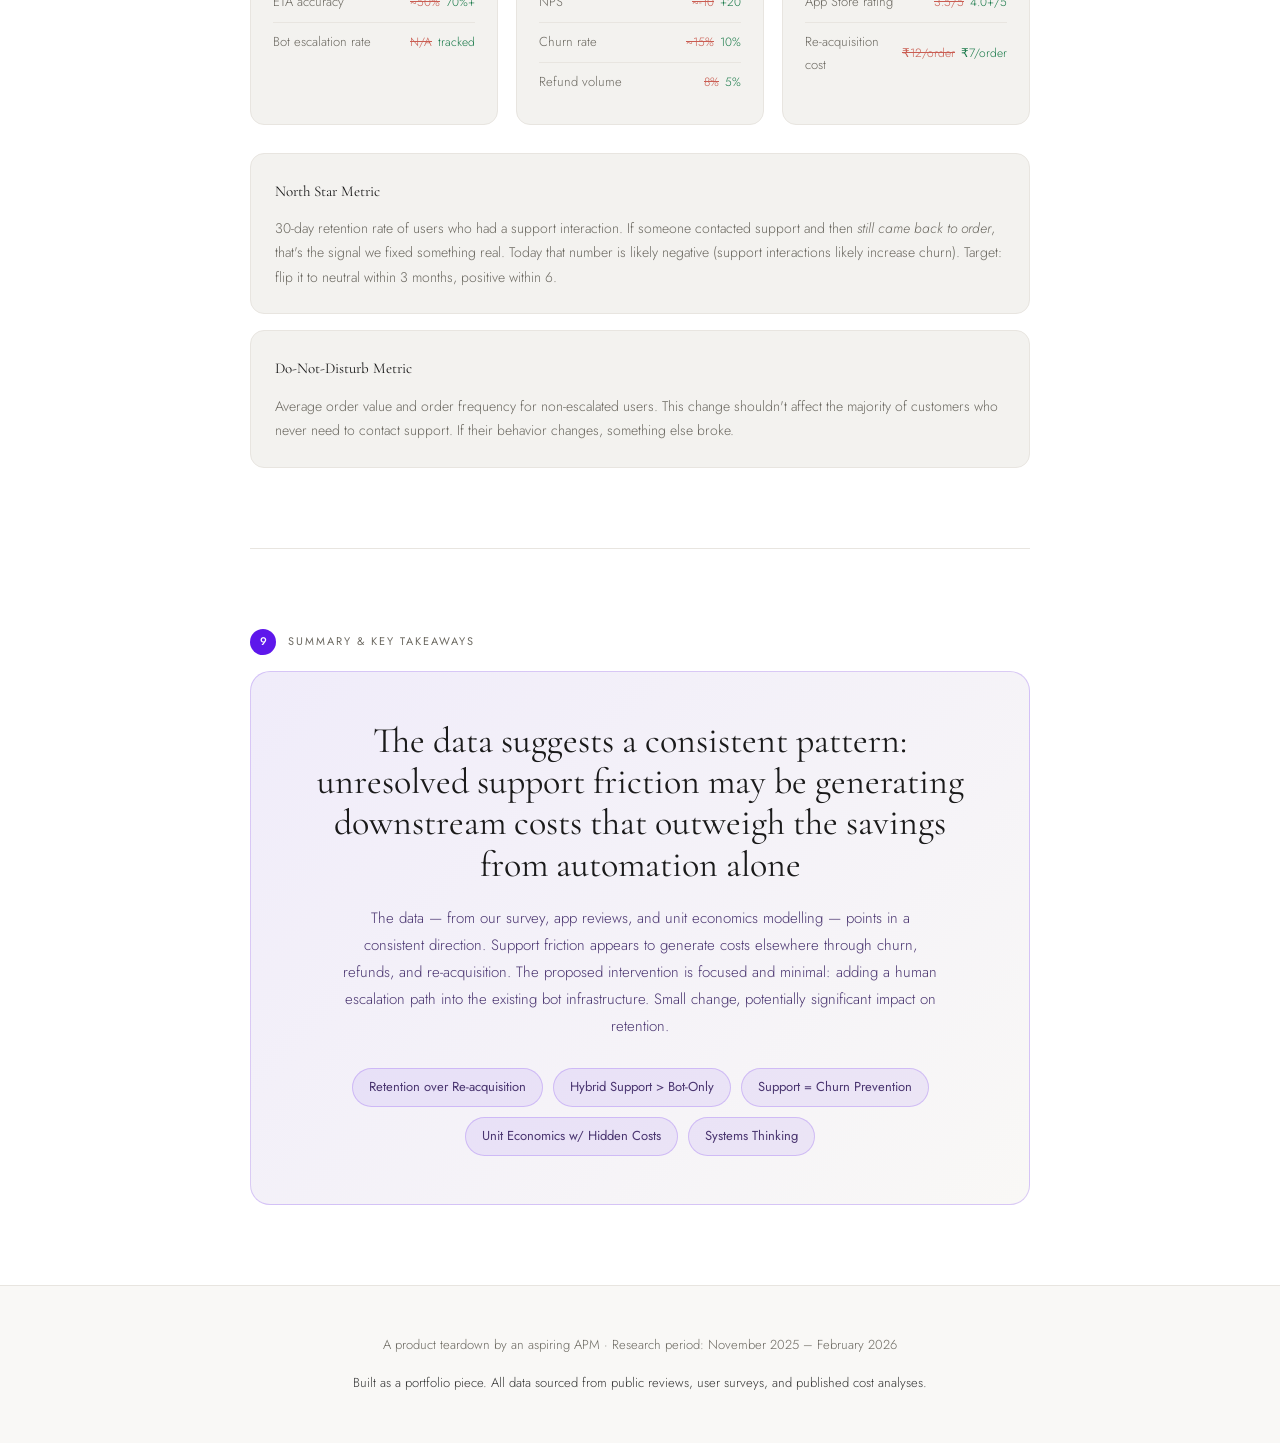
<file: zepto_case_study.html>
<!DOCTYPE html>
<html lang="en">
<head>
<meta charset="UTF-8">
<meta name="viewport" content="width=device-width, initial-scale=1.0">
<title>Zepto — Support Experience & Retention Analysis | Ojash Prasad</title>
<link rel="preconnect" href="https://fonts.googleapis.com">
<link rel="preconnect" href="https://fonts.gstatic.com" crossorigin>
<link href="https://fonts.googleapis.com/css2?family=Cormorant+Garamond:ital,wght@0,300;0,400;0,500;0,600;1,300;1,400&family=Jost:wght@300;400;500&display=swap" rel="stylesheet">
<style>
  :root {
    --zepto-purple: #5E17EB;
    --zepto-orange: #FF6B35;
    --bg: #ffffff;
    --bg-alt: #f9f8f6;
    --card: #f3f2ef;
    --border: #e8e5e0;
    --text: #1a1a1a;
    --muted: #6b6860;
    --text-light: #9a9590;
    --accent-green: #1a7a4a;
    --accent-red: #c0392b;
    --accent-yellow: #b07d1a;
    --serif: 'Cormorant Garamond', Georgia, serif;
    --sans: 'Jost', sans-serif;
  }

  * { margin: 0; padding: 0; box-sizing: border-box; }

  body {
    background: var(--bg);
    color: var(--text);
    font-family: var(--sans);
    font-size: 16px;
    line-height: 1.75;
    overflow-x: hidden;
    font-weight: 300;
    -webkit-font-smoothing: antialiased;
  }

  /* ─── HERO ─── */
  .hero {
    position: relative;
    min-height: 80vh;
    display: flex;
    align-items: center;
    overflow: hidden;
    padding: 100px 60px 80px;
    background: linear-gradient(135deg, #f9f8f6 0%, #f0eef8 60%, #ede8f7 100%);
    border-bottom: 1px solid var(--border);
  }

  .hero::before {
    content: '';
    position: absolute;
    inset: 0;
    background: radial-gradient(ellipse 70% 60% at 80% 50%, rgba(94,23,235,0.07) 0%, transparent 70%);
    pointer-events: none;
  }

  .hero-tag {
    display: inline-block;
    background: rgba(94,23,235,0.08);
    border: 1px solid rgba(94,23,235,0.25);
    color: var(--zepto-purple);
    font-size: 11px;
    letter-spacing: 2px;
    text-transform: uppercase;
    padding: 6px 14px;
    border-radius: 100px;
    margin-bottom: 28px;
    font-family: var(--sans);
    font-weight: 400;
  }

  .hero h1 {
    font-family: var(--serif);
    font-size: clamp(40px, 5.5vw, 70px);
    font-weight: 400;
    line-height: 1.08;
    max-width: 700px;
    margin-bottom: 24px;
    color: var(--text);
  }

  .hero h1 span {
    background: linear-gradient(90deg, var(--zepto-purple), #a855f7);
    -webkit-background-clip: text;
    -webkit-text-fill-color: transparent;
    background-clip: text;
  }

  .hero p {
    color: var(--muted);
    font-size: 17px;
    line-height: 1.8;
  }

  .hero-meta {
    display: flex;
    gap: 36px;
    margin-top: 40px;
    flex-wrap: wrap;
  }

  .hero-meta-item {
    display: flex;
    flex-direction: column;
    gap: 4px;
  }

  .hero-meta-item .label {
    font-size: 10px;
    letter-spacing: 1.5px;
    text-transform: uppercase;
    color: var(--text-light);
    font-family: var(--sans);
    font-weight: 400;
  }

  .hero-meta-item .value {
    font-size: 14px;
    font-weight: 400;
    color: var(--text);
    font-family: var(--serif);
    font-size: 16px;
  }

  .hero-thumbnail {
    position: absolute;
    right: -20px;
    top: 50%;
    transform: translateY(-50%);
    width: 380px;
    opacity: 0.55;
    border-radius: 20px;
    filter: saturate(0.7) brightness(1.05);
  }

  /* ─── BACK LINK ─── */
  .back-link {
    display: inline-flex;
    align-items: center;
    gap: 8px;
    font-size: 12px;
    letter-spacing: 0.12em;
    text-transform: uppercase;
    color: var(--muted);
    text-decoration: none;
    padding: 24px 60px 0;
    transition: color 0.2s;
    font-family: var(--sans);
  }
  .back-link:hover { color: var(--text); }

  /* ─── LAYOUT ─── */
  .container {
    max-width: 860px;
    margin: 0 auto;
    padding: 0 40px;
  }

  section {
    padding: 80px 0;
    border-bottom: 1px solid var(--border);
  }

  section:last-child { border-bottom: none; }

  /* ─── SECTION LABELS ─── */
  .section-eyebrow {
    display: flex;
    align-items: center;
    gap: 12px;
    margin-bottom: 16px;
  }

  .step-badge {
    width: 26px;
    height: 26px;
    border-radius: 50%;
    background: var(--zepto-purple);
    display: flex;
    align-items: center;
    justify-content: center;
    font-size: 11px;
    font-weight: 500;
    font-family: var(--sans);
    flex-shrink: 0;
    color: #fff;
  }

  .section-label {
    font-size: 11px;
    letter-spacing: 2px;
    text-transform: uppercase;
    color: var(--muted);
    font-family: var(--sans);
    font-weight: 400;
  }

  h2 {
    font-family: var(--serif);
    font-size: clamp(28px, 3.8vw, 44px);
    font-weight: 400;
    line-height: 1.15;
    margin-bottom: 20px;
    color: var(--text);
  }

  h3 {
    font-family: var(--serif);
    font-size: 22px;
    font-weight: 400;
    margin-bottom: 12px;
    color: var(--text);
  }

  p { color: var(--muted); margin-bottom: 16px; }
  p:last-child { margin-bottom: 0; }

  strong { color: var(--text); font-weight: 500; }

  em { font-style: italic; }

  /* ─── CARDS ─── */
  .card {
    background: var(--card);
    border: 1px solid var(--border);
    border-radius: 14px;
    padding: 24px;
  }

  .card-grid {
    display: grid;
    grid-template-columns: repeat(auto-fit, minmax(260px, 1fr));
    gap: 20px;
    margin-top: 32px;
  }

  /* ─── STAT HIGHLIGHT ─── */
  .stat-grid {
    display: grid;
    grid-template-columns: repeat(auto-fit, minmax(180px, 1fr));
    gap: 16px;
    margin: 32px 0;
  }

  .stat-card {
    background: var(--card);
    border: 1px solid var(--border);
    border-radius: 14px;
    padding: 24px 20px;
    text-align: center;
    transition: border-color 0.2s, box-shadow 0.2s;
  }

  .stat-card:hover {
    border-color: rgba(94,23,235,0.3);
    box-shadow: 0 4px 20px rgba(94,23,235,0.06);
  }

  .stat-number {
    font-family: var(--serif);
    font-size: 38px;
    font-weight: 600;
    line-height: 1;
    margin-bottom: 6px;
  }

  .stat-label {
    font-size: 12px;
    color: var(--muted);
    line-height: 1.4;
  }

  .stat-source {
    font-size: 10px;
    color: var(--text-light);
    margin-top: 6px;
    font-style: italic;
  }

  /* ─── SURVEY CHARTS ─── */
  .survey-grid {
    display: grid;
    grid-template-columns: repeat(auto-fit, minmax(260px, 1fr));
    gap: 20px;
    margin-top: 32px;
  }

  .chart-card {
    background: var(--card);
    border: 1px solid var(--border);
    border-radius: 14px;
    padding: 22px;
  }

  .chart-title {
    font-family: var(--sans);
    font-size: 13px;
    font-weight: 400;
    color: var(--muted);
    margin-bottom: 20px;
    line-height: 1.4;
  }

  /* Donut Chart */
  .donut-wrap {
    display: flex;
    align-items: center;
    gap: 20px;
  }

  .donut {
    width: 90px;
    height: 90px;
    border-radius: 50%;
    flex-shrink: 0;
  }

  /* override donut stroke backgrounds to light */
  .donut circle:first-child { stroke: var(--border) !important; }

  .donut-legend { flex: 1; }

  .legend-item {
    display: flex;
    align-items: center;
    gap: 8px;
    font-size: 12px;
    color: var(--muted);
    margin-bottom: 6px;
  }

  .legend-dot {
    width: 8px;
    height: 8px;
    border-radius: 50%;
    flex-shrink: 0;
  }

  .legend-pct {
    margin-left: auto;
    font-weight: 500;
    color: var(--text);
    font-family: var(--serif);
    font-size: 15px;
  }

  /* Bar chart */
  .bar-chart { display: flex; flex-direction: column; gap: 10px; }
  .bar-row { display: flex; flex-direction: column; gap: 4px; }
  .bar-label {
    font-size: 12px;
    color: var(--muted);
    display: flex;
    justify-content: space-between;
    align-items: center;
  }
  .bar-pct {
    font-size: 11px;
    font-weight: 500;
    color: var(--text);
    font-family: var(--sans);
  }
  .bar-track {
    height: 7px;
    background: var(--border);
    border-radius: 100px;
    overflow: hidden;
  }
  .bar-fill {
    height: 100%;
    border-radius: 100px;
    background: linear-gradient(90deg, var(--zepto-purple), #a855f7);
    transition: width 1s ease;
  }

  /* ─── PERSONA CARDS ─── */
  .persona-grid {
    display: grid;
    grid-template-columns: repeat(auto-fit, minmax(240px, 1fr));
    gap: 18px;
    margin-top: 28px;
  }

  .persona-card {
    background: var(--card);
    border: 1px solid var(--border);
    border-radius: 14px;
    padding: 22px;
  }

  .persona-avatar {
    width: 48px; height: 48px;
    border-radius: 50%;
    display: flex;
    align-items: center;
    justify-content: center;
    font-size: 20px;
    margin-bottom: 14px;
  }

  .persona-name {
    font-family: var(--serif);
    font-size: 20px;
    font-weight: 400;
    margin-bottom: 2px;
    color: var(--text);
  }

  .persona-sub {
    font-size: 12px;
    color: var(--muted);
    margin-bottom: 14px;
  }

  .persona-pain {
    background: rgba(192,57,43,0.06);
    border: 1px solid rgba(192,57,43,0.18);
    border-radius: 10px;
    padding: 12px;
    font-size: 13px;
    color: #8b3a31;
    font-style: italic;
    line-height: 1.6;
  }

  /* ─── FEEDBACK LOOP ─── */
  .loop-container {
    background: var(--card);
    border: 1px solid var(--border);
    border-radius: 18px;
    padding: 32px;
    margin-top: 32px;
  }

  .loop-steps { display: flex; flex-direction: column; gap: 0; }

  .loop-step {
    display: flex;
    align-items: flex-start;
    gap: 16px;
    padding: 14px 0;
    position: relative;
  }

  .loop-step:not(:last-child)::after {
    content: '';
    position: absolute;
    left: 19px;
    top: 46px;
    bottom: -4px;
    width: 2px;
    background: linear-gradient(to bottom, var(--zepto-purple), var(--border));
  }

  .loop-dot {
    width: 40px; height: 40px;
    border-radius: 50%;
    display: flex;
    align-items: center;
    justify-content: center;
    font-size: 16px;
    flex-shrink: 0;
    z-index: 1;
  }

  .loop-text h4 {
    font-family: var(--serif);
    font-size: 17px;
    font-weight: 400;
    color: var(--text);
    margin-bottom: 4px;
  }

  .loop-text p {
    font-size: 13px;
    color: var(--muted);
    margin: 0;
  }

  /* ─── COST TABLE ─── */
  .cost-table {
    width: 100%;
    border-collapse: collapse;
    margin-top: 24px;
    font-size: 14px;
  }

  .cost-table th {
    padding: 12px 16px;
    text-align: left;
    font-family: var(--sans);
    font-size: 10px;
    letter-spacing: 1.5px;
    text-transform: uppercase;
    color: var(--muted);
    border-bottom: 1px solid var(--border);
    background: var(--bg-alt);
  }

  .cost-table td {
    padding: 14px 16px;
    border-bottom: 1px solid var(--border);
    color: var(--muted);
  }

  .cost-table tr:hover td { background: rgba(94,23,235,0.02); }

  .cost-table .highlight-row td {
    color: var(--text);
    font-weight: 500;
  }

  .trend-up { color: var(--accent-red); font-size: 12px; }
  .trend-down { color: var(--accent-green); font-size: 12px; }
  .trend-cut { color: var(--accent-yellow); font-size: 12px; }

  /* ─── INSIGHT BOX ─── */
  .insight-box {
    background: rgba(94,23,235,0.04);
    border: 1px solid rgba(94,23,235,0.18);
    border-radius: 14px;
    padding: 28px;
    margin: 32px 0;
  }

  .insight-box .insight-icon {
    font-size: 24px;
    margin-bottom: 12px;
    display: block;
  }

  .insight-box p {
    color: #4a3570;
    font-size: 15px;
    margin: 0;
    line-height: 1.75;
  }

  /* ─── PRIORITISATION ─── */
  .rice-table {
    width: 100%;
    border-collapse: collapse;
    margin-top: 24px;
    font-size: 13px;
  }

  .rice-table th {
    padding: 10px 14px;
    text-align: left;
    font-family: var(--sans);
    font-size: 10px;
    letter-spacing: 1.5px;
    text-transform: uppercase;
    color: var(--muted);
    border-bottom: 1px solid var(--border);
    white-space: nowrap;
    background: var(--bg-alt);
  }

  .rice-table td {
    padding: 12px 14px;
    border-bottom: 1px solid var(--border);
    color: var(--muted);
    vertical-align: top;
  }

  .rice-table tbody tr:first-child td {
    background: rgba(94,23,235,0.04);
    color: var(--text);
  }

  .priority-badge {
    display: inline-block;
    padding: 3px 10px;
    border-radius: 100px;
    font-size: 11px;
    font-family: var(--sans);
    font-weight: 500;
  }

  .p1 { background: rgba(192,57,43,0.1); color: #8b2a1e; }
  .p2 { background: rgba(176,125,26,0.1); color: #7a5a12; }
  .p3 { background: rgba(26,122,74,0.1); color: #145c35; }

  /* ─── WIREFRAME / SOLUTION ─── */
  .wireframe-section {
    background: var(--bg-alt);
    border-radius: 20px;
    padding: 36px;
    margin-top: 40px;
    border: 1px solid var(--border);
  }

  .wireframe-label {
    font-family: var(--sans);
    font-size: 10px;
    letter-spacing: 2px;
    text-transform: uppercase;
    color: var(--muted);
    margin-bottom: 6px;
  }

  .wireframe-title {
    font-family: var(--serif);
    font-size: 24px;
    font-weight: 400;
    color: var(--text);
    margin-bottom: 32px;
  }

  .phones-row {
    display: flex;
    gap: 28px;
    align-items: flex-start;
    flex-wrap: wrap;
    justify-content: center;
  }

  .phone-wrapper {
    display: flex;
    flex-direction: column;
    align-items: center;
    gap: 12px;
    flex: 1;
    min-width: 220px;
    max-width: 270px;
  }

  .phone-caption {
    font-size: 11px;
    color: var(--muted);
    text-align: center;
    font-family: var(--sans);
    letter-spacing: 1px;
    text-transform: uppercase;
  }

  .phone-caption.bad { color: var(--accent-red); }
  .phone-caption.good { color: var(--accent-green); }

  /* Phone mockup */
  .phone {
    width: 230px;
    min-height: 440px;
    background: #f0eef8;
    border-radius: 36px;
    border: 2px solid #d5d0e8;
    overflow: hidden;
    display: flex;
    flex-direction: column;
    box-shadow: 0 20px 50px rgba(94,23,235,0.1), 0 4px 16px rgba(0,0,0,0.06);
    position: relative;
  }

  .phone-status-bar {
    display: flex;
    justify-content: space-between;
    align-items: center;
    padding: 10px 20px 6px;
    background: #ede8f7;
  }

  .phone-time { font-size: 11px; font-weight: 600; color: var(--text); font-family: var(--sans); }
  .phone-icons { font-size: 10px; color: var(--text); }

  .chat-header {
    background: #ede8f7;
    padding: 12px 16px;
    display: flex;
    align-items: center;
    gap: 10px;
    border-bottom: 1px solid #d8d2ef;
  }

  .chat-avatar {
    width: 34px; height: 34px;
    border-radius: 50%;
    background: linear-gradient(135deg, #5E17EB, #9b59b6);
    display: flex;
    align-items: center;
    justify-content: center;
    font-size: 16px;
    flex-shrink: 0;
  }

  .chat-header-info { flex: 1; }
  .chat-agent-name { font-size: 13px; font-weight: 500; color: var(--text); font-family: var(--sans); }
  .chat-online { font-size: 10px; color: var(--accent-green); }
  .chat-back { color: var(--muted); font-size: 18px; cursor: pointer; padding: 0 4px; }

  .chat-body {
    flex: 1;
    padding: 12px;
    display: flex;
    flex-direction: column;
    gap: 10px;
    overflow: hidden;
    background: #f9f8ff;
  }

  .chat-date {
    text-align: center;
    font-size: 10px;
    color: var(--text-light);
    font-family: var(--sans);
    letter-spacing: 1px;
    text-transform: uppercase;
    margin: 4px 0;
  }

  .msg-bot {
    background: #fff;
    border: 1px solid #e0d8f0;
    border-radius: 14px 14px 14px 4px;
    padding: 10px 12px;
    font-size: 12px;
    color: var(--text);
    max-width: 85%;
    line-height: 1.5;
    box-shadow: 0 1px 4px rgba(0,0,0,0.04);
  }

  .msg-time { font-size: 9px; color: var(--text-light); margin-top: 4px; display: block; }

  .msg-options {
    display: flex;
    flex-direction: column;
    gap: 6px;
    max-width: 90%;
  }

  .msg-option-btn {
    background: #fff;
    border: 1px solid #d8d0ec;
    border-radius: 10px;
    padding: 8px 12px;
    font-size: 11px;
    color: var(--text);
    cursor: pointer;
    display: flex;
    justify-content: space-between;
    align-items: center;
    font-family: var(--sans);
    transition: border-color 0.2s;
  }

  .msg-option-btn:hover { border-color: var(--zepto-purple); }
  .msg-option-btn .arrow { color: var(--muted); }

  .human-connect-btn {
    background: rgba(94,23,235,0.06) !important;
    border: 1px solid rgba(94,23,235,0.3) !important;
    color: var(--zepto-purple) !important;
    font-weight: 500 !important;
    position: relative;
  }

  .human-connect-btn::before {
    content: '👤';
    margin-right: 6px;
  }

  .ticket-masked {
    display: inline-block;
    background: var(--border);
    border-radius: 4px;
    padding: 1px 6px;
    font-size: 10px;
    color: var(--muted);
    letter-spacing: 1px;
    vertical-align: middle;
  }

  .chat-footer {
    background: #ede8f7;
    border-top: 1px solid #d8d2ef;
    padding: 10px 12px;
    display: flex;
    gap: 8px;
    align-items: center;
  }

  .chat-input {
    flex: 1;
    background: #fff;
    border: 1px solid #d8d0ec;
    border-radius: 20px;
    padding: 8px 14px;
    font-size: 11px;
    color: var(--muted);
    font-family: var(--sans);
  }

  .chat-send {
    width: 30px; height: 30px;
    border-radius: 50%;
    background: var(--zepto-purple);
    display: flex;
    align-items: center;
    justify-content: center;
    font-size: 12px;
    color: #fff;
  }

  .phones-arrow {
    display: flex;
    flex-direction: column;
    align-items: center;
    justify-content: center;
    color: var(--muted);
    font-size: 24px;
    padding-top: 60px;
    flex-shrink: 0;
  }

  /* ─── METRICS ─── */
  .metrics-grid {
    display: grid;
    grid-template-columns: repeat(auto-fit, minmax(220px, 1fr));
    gap: 18px;
    margin-top: 28px;
  }

  .metric-card {
    background: var(--card);
    border: 1px solid var(--border);
    border-radius: 14px;
    padding: 22px;
  }

  .metric-timeframe {
    font-size: 10px;
    letter-spacing: 2px;
    text-transform: uppercase;
    color: var(--zepto-purple);
    font-family: var(--sans);
    font-weight: 400;
    margin-bottom: 14px;
  }

  .metric-item {
    display: flex;
    justify-content: space-between;
    align-items: center;
    padding: 8px 0;
    border-bottom: 1px solid var(--border);
    font-size: 13px;
  }

  .metric-item:last-child { border-bottom: none; }
  .metric-item .name { color: var(--muted); }
  .metric-item .values { font-family: var(--sans); font-size: 12px; }
  .metric-item .before { color: var(--accent-red); text-decoration: line-through; opacity: 0.8; }
  .metric-item .after { color: var(--accent-green); margin-left: 6px; }

  /* ─── SUMMARY ─── */
  .summary-box {
    background: linear-gradient(135deg, #f0ecfa, #f9f8f6);
    border: 1px solid rgba(94,23,235,0.2);
    border-radius: 20px;
    padding: 48px;
    text-align: center;
  }

  .summary-box h2 { font-size: clamp(24px, 3vw, 36px); margin-bottom: 20px; }

  .summary-pills {
    display: flex;
    flex-wrap: wrap;
    gap: 10px;
    justify-content: center;
    margin-top: 28px;
  }

  .summary-pill {
    background: rgba(94,23,235,0.07);
    border: 1px solid rgba(94,23,235,0.2);
    border-radius: 100px;
    padding: 7px 16px;
    font-size: 13px;
    color: #4a3570;
    font-family: var(--sans);
    font-weight: 400;
  }

  /* ─── QUOTE ─── */
  .user-quote {
    background: var(--card);
    border-left: 3px solid var(--zepto-orange);
    border-radius: 0 10px 10px 0;
    padding: 18px 22px;
    margin: 18px 0;
    font-style: italic;
    color: var(--muted);
    font-size: 14px;
    line-height: 1.75;
  }

  .user-quote .source {
    font-style: normal;
    font-size: 11px;
    color: var(--text-light);
    margin-top: 8px;
    letter-spacing: 0.5px;
  }

  /* ─── COMPETITOR TABLE ─── */
  .comp-table {
    width: 100%;
    border-collapse: collapse;
    font-size: 13px;
    margin-top: 24px;
  }

  .comp-table th {
    padding: 10px 14px;
    background: var(--bg-alt);
    font-family: var(--sans);
    font-size: 10px;
    letter-spacing: 1.5px;
    text-transform: uppercase;
    color: var(--muted);
    text-align: left;
    border-bottom: 1px solid var(--border);
  }

  .comp-table td {
    padding: 12px 14px;
    border-bottom: 1px solid var(--border);
    color: var(--muted);
  }

  .comp-table td.highlight { color: var(--accent-red); }
  .comp-table td.ok { color: var(--accent-green); }
  .comp-table .zepto-row td { background: rgba(192,57,43,0.03); }

  /* ─── FOOTER ─── */
  footer {
    padding: 48px 40px;
    text-align: center;
    color: var(--muted);
    font-size: 13px;
    border-top: 1px solid var(--border);
    background: var(--bg-alt);
  }

  footer a { color: var(--zepto-purple); text-decoration: none; }

  /* ─── RESPONSIVE ─── */
  @media (max-width: 700px) {
    .hero { padding: 80px 24px 60px; min-height: auto; }
    .hero-thumbnail { display: none; }
    .container { padding: 0 20px; }
    section { padding: 56px 0; }
    .phones-arrow { display: none; }
    .phone-wrapper { max-width: 100%; }
    .back-link { padding: 20px 20px 0; }
  }

  /* ─── ANIMATE IN ─── */
  @keyframes fadeUp {
    from { opacity: 0; transform: translateY(20px); }
    to { opacity: 1; transform: translateY(0); }
  }

  .hero > * { animation: fadeUp 0.7s ease both; }
  .hero > *:nth-child(2) { animation-delay: 0.1s; }
  .hero > *:nth-child(3) { animation-delay: 0.2s; }
  .hero > *:nth-child(4) { animation-delay: 0.3s; }

  /* ─── SCROLL PROGRESS ─── */
  .progress-bar {
    position: fixed;
    top: 0; left: 0;
    height: 2px;
    background: linear-gradient(90deg, var(--zepto-purple), var(--zepto-orange));
    z-index: 100;
    transition: width 0.1s linear;
  }

  /* Override any remaining dark inline styles for card backgrounds */
  [style*="background:var(--card)"],
  [style*="background: var(--card)"] {
    background: var(--card) !important;
  }
  [style*="color:#666"],
  [style*="color: #666"] {
    color: var(--muted) !important;
  }
  [style*="color:#aaa"],
  [style*="color: #aaa"] {
    color: var(--muted) !important;
  }
  [style*="color:#fff"]:not(.step-badge):not(.chat-send):not(.chat-avatar) {
    color: var(--text);
  }
</style>
</head>
<body>

<div class="progress-bar" id="progress"></div>

<a href="work.html" class="back-link">← Back to Portfolio</a>

<!-- ── HERO ── -->
<div class="hero">
  <div>
    <div class="hero-tag">APM Portfolio · Product Teardown</div>
    <h1>Zepto: Support Experience<br>& <span>Retention Analysis</span></h1>
    <p style="max-width:560px; color:var(--muted); font-size:16px; margin-top:8px;">
      Exploring how automated support-only models may create downstream costs through churn and re-acquisition — and why customer support is a retention lever worth examining closely.
    </p>
    <div class="hero-meta">
      <div class="hero-meta-item"><span class="label">Domain</span><span class="value">Quick Commerce · FinTech</span></div>
      <div class="hero-meta-item"><span class="label">Research Period</span><span class="value">Nov 2025 – Feb 2026</span></div>
      <div class="hero-meta-item"><span class="label">Methods</span><span class="value">User Survey · Reviews · Unit Economics</span></div>
      <div class="hero-meta-item"><span class="label">Goal</span><span class="value">Retention</span></div>
    </div>
  </div>
</div>

<!-- ── CONTENT ── -->
<div class="container">

  <!-- 1. CONTEXT -->
  <section>
    <div class="section-eyebrow">
      <div class="step-badge">1</div>
      <span class="section-label">Context &amp; Problem Statement</span>
    </div>
    <h2>What's actually going on at Zepto?</h2>
    <p>I started this teardown after noticing that Zepto's App Store reviews were getting worse even though the app itself was getting more features. Most people in the quick commerce space were talking about the pricing wars and Zepto's EDLP move in November 2024. I wanted to go a layer deeper — to figure out <em>why</em> users were churning and if there was a real business cost attached to it.</p>
    <p>In January 2026, Zepto quietly dropped its 10-minute delivery promise after worker protests and government pressure. That broke the news cycle, but I think it's actually a symptom of a bigger systemic failure — and it starts with customer support.</p>

    <div class="insight-box">
      <span class="insight-icon">💡</span>
      <p><strong>The Problem Statement:</strong> Zepto's decision to cut customer support costs (moving from hybrid human+bot to bot-only) created a negative feedback loop where unresolved issues drive up churn, refund, and re-acquisition costs — far exceeding whatever was saved on support. This teardown explores that loop and proposes a fix.</p>
    </div>

    <div class="stat-grid">
      <div class="stat-card">
        <div class="stat-number" style="color:#FF4757">1.7/5</div>
        <div class="stat-label">Trustpilot Rating<br>Dec 2025 – Feb 2026</div>
      </div>
      <div class="stat-card">
        <div class="stat-number" style="color:#FFD32A">800K</div>
        <div class="stat-label">Support tickets/month<br>(5% of ~16M users)</div>
      </div>
      <div class="stat-card">
        <div class="stat-number" style="color:#FF6B35">₹750Cr+</div>
        <div class="stat-label">Estimated hidden customer<br>support cost annually</div>
      </div>
      <div class="stat-card">
        <div class="stat-number" style="color:#1a7a4a">Jan '26</div>
        <div class="stat-label">10-min promise dropped<br>after worker protests</div>
      </div>
    </div>
  </section>

  <!-- 2. RESEARCH -->
  <section>
    <div class="section-eyebrow">
      <div class="step-badge">2</div>
      <span class="section-label">User Research &amp; Survey Insights</span>
    </div>
    <h2>What the data actually says</h2>
    <p>I ran a small user survey (10 responses, Feb 2026) across 18–35 year olds in Bengaluru who use Zepto weekly. Small sample, I know — but the patterns were really consistent with what I found in 50+ app reviews during the same period. I also looked at delivery partner reviews to understand the root cause side.</p>

    <div class="survey-grid">

      <!-- Age Group -->
      <div class="chart-card">
        <div class="chart-title">Age Group of Respondents</div>
        <div class="donut-wrap">
          <svg class="donut" viewBox="0 0 36 36">
            <circle cx="18" cy="18" r="15.9" fill="none" stroke="#1e1e1e" stroke-width="3.8"/>
            <circle cx="18" cy="18" r="15.9" fill="none" stroke="#5E17EB" stroke-width="3.8"
              stroke-dasharray="70 30" stroke-dashoffset="25" style="transform:rotate(-90deg);transform-origin:center"/>
            <circle cx="18" cy="18" r="15.9" fill="none" stroke="#ef4444" stroke-width="3.8"
              stroke-dasharray="30 70" stroke-dashoffset="-45" style="transform:rotate(-90deg);transform-origin:center"/>
          </svg>
          <div class="donut-legend">
            <div class="legend-item"><div class="legend-dot" style="background:#5E17EB"></div>18–25<span class="legend-pct">70%</span></div>
            <div class="legend-item"><div class="legend-dot" style="background:#ef4444"></div>25–35<span class="legend-pct">30%</span></div>
            <div class="legend-item"><div class="legend-dot" style="background:#f59e0b"></div>35–45<span class="legend-pct">0%</span></div>
          </div>
        </div>
      </div>

      <!-- Frequency -->
      <div class="chart-card">
        <div class="chart-title">How often do you order on Zepto?</div>
        <div class="donut-wrap">
          <svg class="donut" viewBox="0 0 36 36">
            <circle cx="18" cy="18" r="15.9" fill="none" stroke="#1e1e1e" stroke-width="3.8"/>
            <circle cx="18" cy="18" r="15.9" fill="none" stroke="#5E17EB" stroke-width="3.8"
              stroke-dasharray="80 20" stroke-dashoffset="25" style="transform:rotate(-90deg);transform-origin:center"/>
            <circle cx="18" cy="18" r="15.9" fill="none" stroke="#f97316" stroke-width="3.8"
              stroke-dasharray="10 90" stroke-dashoffset="-55" style="transform:rotate(-90deg);transform-origin:center"/>
            <circle cx="18" cy="18" r="15.9" fill="none" stroke="#22c55e" stroke-width="3.8"
              stroke-dasharray="10 90" stroke-dashoffset="-65" style="transform:rotate(-90deg);transform-origin:center"/>
          </svg>
          <div class="donut-legend">
            <div class="legend-item"><div class="legend-dot" style="background:#5E17EB"></div>Weekly<span class="legend-pct">80%</span></div>
            <div class="legend-item"><div class="legend-dot" style="background:#ef4444"></div>Monthly<span class="legend-pct">0%</span></div>
            <div class="legend-item"><div class="legend-dot" style="background:#f97316"></div>Rarely<span class="legend-pct">10%</span></div>
            <div class="legend-item"><div class="legend-dot" style="background:#22c55e"></div>Never<span class="legend-pct">10%</span></div>
          </div>
        </div>
      </div>

      <!-- Product Discovery -->
      <div class="chart-card">
        <div class="chart-title">Q3: How do you usually find products?</div>
        <div class="donut-wrap">
          <svg class="donut" viewBox="0 0 36 36">
            <circle cx="18" cy="18" r="15.9" fill="none" stroke="#1e1e1e" stroke-width="3.8"/>
            <circle cx="18" cy="18" r="15.9" fill="none" stroke="#5E17EB" stroke-width="3.8"
              stroke-dasharray="70 30" stroke-dashoffset="25" style="transform:rotate(-90deg);transform-origin:center"/>
            <circle cx="18" cy="18" r="15.9" fill="none" stroke="#ef4444" stroke-width="3.8"
              stroke-dasharray="10 90" stroke-dashoffset="-45" style="transform:rotate(-90deg);transform-origin:center"/>
            <circle cx="18" cy="18" r="15.9" fill="none" stroke="#a855f7" stroke-width="3.8"
              stroke-dasharray="20 80" stroke-dashoffset="-55" style="transform:rotate(-90deg);transform-origin:center"/>
          </svg>
          <div class="donut-legend">
            <div class="legend-item"><div class="legend-dot" style="background:#5E17EB"></div>Search bar<span class="legend-pct">70%</span></div>
            <div class="legend-item"><div class="legend-dot" style="background:#ef4444"></div>Categories<span class="legend-pct">10%</span></div>
            <div class="legend-item"><div class="legend-dot" style="background:#a855f7"></div>Browse<span class="legend-pct">20%</span></div>
          </div>
        </div>
      </div>

      <!-- Cart Abandonment -->
      <div class="chart-card">
        <div class="chart-title">Q5: Ever dropped an order before checkout?</div>
        <div class="donut-wrap">
          <svg class="donut" viewBox="0 0 36 36">
            <circle cx="18" cy="18" r="15.9" fill="none" stroke="#1e1e1e" stroke-width="3.8"/>
            <circle cx="18" cy="18" r="15.9" fill="none" stroke="#ef4444" stroke-width="3.8"
              stroke-dasharray="70 30" stroke-dashoffset="25" style="transform:rotate(-90deg);transform-origin:center"/>
            <circle cx="18" cy="18" r="15.9" fill="none" stroke="#5E17EB" stroke-width="3.8"
              stroke-dasharray="20 80" stroke-dashoffset="-45" style="transform:rotate(-90deg);transform-origin:center"/>
            <circle cx="18" cy="18" r="15.9" fill="none" stroke="#22c55e" stroke-width="3.8"
              stroke-dasharray="10 90" stroke-dashoffset="-65" style="transform:rotate(-90deg);transform-origin:center"/>
          </svg>
          <div class="donut-legend">
            <div class="legend-item"><div class="legend-dot" style="background:#ef4444"></div>Sometimes<span class="legend-pct">70%</span></div>
            <div class="legend-item"><div class="legend-dot" style="background:#5E17EB"></div>Often<span class="legend-pct">20%</span></div>
            <div class="legend-item"><div class="legend-dot" style="background:#22c55e"></div>Never<span class="legend-pct">10%</span></div>
          </div>
        </div>
      </div>

    </div>

    <!-- Bar chart – motivation -->
    <div class="chart-card" style="margin-top:24px">
      <div class="chart-title">Q2: What usually motivates you to open Zepto? (Multi-select)</div>
      <div class="bar-chart" style="margin-top:16px">
        <div class="bar-row"><div class="bar-label"><span>Discounts / offers</span><span class="bar-pct">80%</span></div><div class="bar-track"><div class="bar-fill" style="width:80%"></div></div></div>
        <div class="bar-row"><div class="bar-label"><span>Urgent / last-minute needs</span><span class="bar-pct">60%</span></div><div class="bar-track"><div class="bar-fill" style="width:60%"></div></div></div>
        <div class="bar-row"><div class="bar-label"><span>Convenience &amp; speed</span><span class="bar-pct">50%</span></div><div class="bar-track"><div class="bar-fill" style="width:50%"></div></div></div>
        <div class="bar-row"><div class="bar-label"><span>Late-night orders</span><span class="bar-pct">50%</span></div><div class="bar-track"><div class="bar-fill" style="width:50%"></div></div></div>
        <div class="bar-row"><div class="bar-label"><span>Daily essentials</span><span class="bar-pct">40%</span></div><div class="bar-track"><div class="bar-fill" style="width:40%"></div></div></div>
        <div class="bar-row"><div class="bar-label"><span>Just browsing</span><span class="bar-pct">10%</span></div><div class="bar-track"><div class="bar-fill" style="width:10%"></div></div></div>
      </div>
    </div>

    <!-- Reason for drop + Delivery satisfaction -->
    <div style="display:grid; grid-template-columns: repeat(auto-fit, minmax(280px, 1fr)); gap:20px; margin-top:20px">
      <div class="chart-card">
        <div class="chart-title">Q6: Top reason for dropping order</div>
        <div class="bar-chart" style="margin-top:12px">
          <div class="bar-row"><div class="bar-label"><span>High delivery fees / surge</span><span class="bar-pct">40%</span></div><div class="bar-track"><div class="bar-fill" style="width:40%; background:linear-gradient(90deg,#FF4757,#ff8a96)"></div></div></div>
          <div class="bar-row"><div class="bar-label"><span>Price higher than expected</span><span class="bar-pct">20%</span></div><div class="bar-track"><div class="bar-fill" style="width:20%; background:linear-gradient(90deg,#FF4757,#ff8a96)"></div></div></div>
          <div class="bar-row"><div class="bar-label"><span>Item went out of stock</span><span class="bar-pct">10%</span></div><div class="bar-track"><div class="bar-fill" style="width:10%; background:linear-gradient(90deg,#FF4757,#ff8a96)"></div></div></div>
          <div class="bar-row"><div class="bar-label"><span>Delivery time too long</span><span class="bar-pct">10%</span></div><div class="bar-track"><div class="bar-fill" style="width:10%; background:linear-gradient(90deg,#FF4757,#ff8a96)"></div></div></div>
          <div class="bar-row"><div class="bar-label"><span>Payment issues</span><span class="bar-pct">10%</span></div><div class="bar-track"><div class="bar-fill" style="width:10%; background:linear-gradient(90deg,#FF4757,#ff8a96)"></div></div></div>
        </div>
      </div>
      <div class="chart-card">
        <div class="chart-title">Q7: Does your order arrive as expected?</div>
        <div class="bar-chart" style="margin-top:12px">
          <div class="bar-row"><div class="bar-label"><span>Mostly</span><span class="bar-pct">50%</span></div><div class="bar-track"><div class="bar-fill" style="width:50%; background:linear-gradient(90deg,#2ED573,#7bed9f)"></div></div></div>
          <div class="bar-row"><div class="bar-label"><span>Sometimes</span><span class="bar-pct">30%</span></div><div class="bar-track"><div class="bar-fill" style="width:30%; background:linear-gradient(90deg,#FFD32A,#ffeaa7)"></div></div></div>
          <div class="bar-row"><div class="bar-label"><span>Almost always</span><span class="bar-pct">20%</span></div><div class="bar-track"><div class="bar-fill" style="width:20%; background:linear-gradient(90deg,#2ED573,#7bed9f)"></div></div></div>
          <div class="bar-row"><div class="bar-label"><span>Rarely</span><span class="bar-pct">0%</span></div><div class="bar-track"><div class="bar-fill" style="width:0%; background:linear-gradient(90deg,#FF4757,#ff8a96)"></div></div></div>
        </div>
        <p style="font-size:12px; color:var(--muted); margin-top:12px; margin-bottom:0">80% say orders only arrive as expected <em>sometimes or mostly</em> — a significant gap from a platform promising 10-min precision.</p>
      </div>
    </div>

    <!-- Open-ended Q10 -->
    <div style="margin-top:28px">
      <h3>Q10: If you could improve ONE thing in Zepto's experience?</h3>
      <div class="user-quote">"The customer service should be a human interaction rather than a bot repeating the same thing over and over again."<div class="source">Survey respondent, Feb 2026</div></div>
      <div class="user-quote">"When the delivery person is late there is a mismatch in the timer. The timer keeps showing a minute left but delivery arrives after 10 mins."<div class="source">Survey respondent, Feb 2026</div></div>
      <div class="user-quote">"The inconvenience of calling delivery and security gate back and forth."<div class="source">Survey respondent, Feb 2026</div></div>
    </div>
  </section>

  <!-- 3. STAKEHOLDERS -->
  <section>
    <div class="section-eyebrow">
      <div class="step-badge">3</div>
      <span class="section-label">Stakeholders &amp; User Personas</span>
    </div>
    <h2>Who actually uses Zepto?</h2>
    <p>Based on the survey and reviews, three distinct user types kept coming up. They all use the app for different reasons but hit the same wall when something goes wrong.</p>

    <div class="persona-grid">
      <div class="persona-card">
        <div class="persona-avatar" style="background:rgba(94,23,235,0.2)">🧑‍💻</div>
        <div class="persona-name">Rohan, 22</div>
        <div class="persona-sub">Weekly power user · Driven by discounts</div>
        <div class="persona-pain">"The timer showed 1 min left, delivery actually came after 10 mins. I tried to complain but the bot just kept sending the same options."</div>
      </div>
      <div class="persona-card">
        <div class="persona-avatar" style="background:rgba(255,107,53,0.2)">👩‍🏫</div>
        <div class="persona-name">Priya, 28</div>
        <div class="persona-sub">Planner · Uses for daily essentials</div>
        <div class="persona-pain">"Zepto Cash showed ₹75 off but the discount disappeared at checkout. Refund took 6 days. I nearly switched to Blinkit after that."</div>
      </div>
      <div class="persona-card">
        <div class="persona-avatar" style="background:rgba(46,213,115,0.2)">👨‍🎓</div>
        <div class="persona-name">Aditya, 24</div>
        <div class="persona-sub">Price-sensitive · Occasional user</div>
        <div class="persona-pain">"They cancelled my order mid-way and didn't refund for 9 days. The support bot kept saying 'escalated' but nothing happened. I just gave up."</div>
      </div>
    </div>

    <p style="margin-top:24px">All three personas end up in the same place: a broken support experience that erodes trust. Rohan tolerates it because he's hooked on deals. Priya starts comparing alternatives. Aditya churns. This is the retention problem.</p>
  </section>

  <!-- 4. PROBLEM GAPS -->
  <section>
    <div class="section-eyebrow">
      <div class="step-badge">4</div>
      <span class="section-label">Gaps &amp; Root Cause Analysis</span>
    </div>
    <h2>Three symptoms, one root cause</h2>
    <p>The more I dug in, the clearer it became that what looks like three separate UX issues is actually one systemic problem: Zepto's November 2024 decision to cut customer support costs to improve unit economics on paper.</p>

    <div class="loop-container">
      <h3 style="margin-bottom:28px; color:#888; font-size:14px; letter-spacing:1px; text-transform:uppercase; font-family:'Jost',sans-serif;">The Vicious Cycle</h3>
      <div class="loop-steps">
        <div class="loop-step">
          <div class="loop-dot" style="background:rgba(94,23,235,0.2); border:2px solid var(--zepto-purple)">📱</div>
          <div class="loop-text"><h4>Inaccurate ETA Timer</h4><p>App still shows "10 min" even though the promise was dropped Jan 2026. Delivery partner app crashes → orders don't complete → ETA gets stuck.</p></div>
        </div>
        <div class="loop-step">
          <div class="loop-dot" style="background:rgba(255,107,53,0.15); border:2px solid #FF6B35">🤖</div>
          <div class="loop-text"><h4>Bot-Only Support Can't Resolve Issues</h4><p>User contacts Zap (Zepto's support bot). Bot provides preset options only. No escalation path to a human agent. Frustration compounds.</p></div>
        </div>
        <div class="loop-step">
          <div class="loop-dot" style="background:rgba(255,71,87,0.15); border:2px solid #FF4757">💸</div>
          <div class="loop-text"><h4>Refund Delays + Zepto Cash Misfires</h4><p>Payment is instant. Refunds take 5–6 working days. Zepto Cash shows discounts that disappear at checkout. Trust erodes fast.</p></div>
        </div>
        <div class="loop-step">
          <div class="loop-dot" style="background:rgba(255,211,42,0.15); border:2px solid #FFD32A">📉</div>
          <div class="loop-text"><h4>Churn → Re-acquisition Spend Goes Up</h4><p>User switches to Blinkit/Instamart. Zepto spends ₹200–400 per user to win them back. Total cost of "saving" support > cost of having support.</p></div>
        </div>
        <div class="loop-step">
          <div class="loop-dot" style="background:rgba(255,71,87,0.15); border:2px solid #FF4757">🔁</div>
          <div class="loop-text"><h4>To "Save More," Cuts Support Further</h4><p>To hit short-term unit economics targets, Zepto cuts support more. Cycle repeats and gets worse. This is the death spiral.</p></div>
        </div>
      </div>
    </div>

    <!-- External validation -->
    <div style="margin-top:36px">
      <h3>What the broader market is saying</h3>
      <p>This isn't just a Zepto problem — but Zepto is the most visible example right now. Around the same time I was doing this research, Zomato was getting called out for the same thing:</p>
      <div class="user-quote">"Zomato faces backlash for using AI over humans — journalist Abhishek Anand slammed Zomato after its AI support bot allegedly failed to connect him to a human during a claimed emergency."<div class="source">LinkedIn post observed during research, 2026</div></div>
      <p>The market is clearly telling us: <strong>AI support bots work for simple queries. They fail badly for anything emotional, urgent, or involving money.</strong> Zepto and Zomato are both learning this the hard way.</p>
    </div>

    <!-- Competitor comparison -->
    <div style="margin-top:32px">
      <h3>Competitor landscape (Feb 2026)</h3>
      <table class="comp-table">
        <thead>
          <tr><th>Metric</th><th>Zepto</th><th>Blinkit</th><th>Swiggy Instamart</th></tr>
        </thead>
        <tbody>
          <tr class="zepto-row"><td>Delivery Promise</td><td class="highlight">Dropped (was 10 min)</td><td class="ok">10–15 min</td><td class="ok">15–20 min</td></tr>
          <tr class="zepto-row"><td>Support</td><td class="highlight">Bot only, no phone</td><td class="ok">Chat + human</td><td class="ok">Phone + chat</td></tr>
          <tr class="zepto-row"><td>Refund Speed</td><td class="highlight">5–6 working days</td><td class="ok">Automatic in most cases</td><td class="ok">2–3 days</td></tr>
          <tr class="zepto-row"><td>App Rating</td><td class="highlight">~3.5/5 (declining)</td><td class="ok">~4.0/5</td><td class="ok">~4.0/5</td></tr>
        </tbody>
      </table>
    </div>
  </section>

  <!-- 5. UNIT ECONOMICS -->
  <section>
    <div class="section-eyebrow">
      <div class="step-badge">5</div>
      <span class="section-label">Business Impact &amp; Unit Economics</span>
    </div>
    <h2>The numbers tell a brutal story</h2>
    <p>This is the part I found most interesting. Everyone talks about support as a cost center. But when you actually trace where the money goes after cutting support, the math stops making sense pretty quickly.</p>

    <table class="cost-table">
      <thead>
        <tr><th>Cost Component</th><th>Per Order (₹)</th><th>% of ₹550 AOV</th><th>Trend</th></tr>
      </thead>
      <tbody>
        <tr><td>Product procurement (CoGS)</td><td>₹400–450</td><td>73–82%</td><td><span class="trend-down">→ Stable</span></td></tr>
        <tr><td>Last-mile delivery</td><td>₹35–40</td><td>6–7%</td><td><span class="trend-down">↓ Improving</span></td></tr>
        <tr><td>Dark store ops</td><td>₹15–25</td><td>3–5%</td><td><span class="trend-down">↓ Improving</span></td></tr>
        <tr><td>Tech + overheads</td><td>₹10–12</td><td>2%</td><td><span class="trend-down">→ Stable</span></td></tr>
        <tr class="highlight-row"><td>Customer support (true cost)</td><td>₹3–8</td><td>0.5–1.5%</td><td><span class="trend-cut">✂ Being cut</span></td></tr>
        <tr class="highlight-row"><td>Refunds + fraud losses</td><td>₹5–10</td><td>1–2%</td><td><span class="trend-up">↑ Rising</span></td></tr>
        <tr class="highlight-row"><td>Churn re-acquisition (amortized)</td><td>₹8–12</td><td>1.5–2%</td><td><span class="trend-up">↑ Rising</span></td></tr>
        <tr class="highlight-row"><td>CSAT recovery coupons</td><td>₹3–6</td><td>0.5–1%</td><td><span class="trend-up">↑ Rising</span></td></tr>
      </tbody>
    </table>

    <div class="insight-box" style="margin-top:32px">
      <span class="insight-icon">🧮</span>
      <p><strong>The trade-off in plain numbers:</strong> Zepto saved approximately ₹5–8/order on support costs. But refunds, churn re-acquisition, and CSAT coupons have risen by an estimated ₹16–26/order. That's a net negative of around ₹12–16 per order — and these are just the directly traceable costs. Brand damage from a 1.7 Trustpilot score is harder to put a number on but very real.</p>
    </div>

    <p>The deeper insight here: <strong>acquiring a new customer costs ₹200–400. Retaining one through good support costs roughly ₹12–18.</strong> Support isn't a cost to minimize — it's churn prevention at a fraction of re-acquisition spend. Zepto is essentially penny-wise and pound-foolish here.</p>

    <p>Their ad revenue is growing (₹200M annual run rate in 2025, up from ₹40M the year before). Private labels are helping margins. But none of that helps if the trust problem keeps compounding. The EDLP + zero-fee model needs loyal, high-frequency customers to work — and right now Zepto is actively creating conditions for the opposite.</p>
  </section>

  <!-- 6. PRIORITIZATION -->
  <section>
    <div class="section-eyebrow">
      <div class="step-badge">6</div>
      <span class="section-label">Problem Prioritization</span>
    </div>
    <h2>Not all problems are equal</h2>
    <p>Using a simple RICE framework, I ranked the four core opportunities. The goal metric I used was <strong>30-day churn rate reduction</strong>, since that's ultimately what drives re-acquisition costs down and helps unit economics.</p>

    <table class="rice-table">
      <thead>
        <tr><th>Opportunity</th><th>Reach</th><th>Impact</th><th>Confidence</th><th>Effort</th><th>Priority</th></tr>
      </thead>
      <tbody>
        <tr>
          <td><strong>Hybrid support model</strong><br><span style="color:var(--muted);font-size:12px">Bot for simple → Human for complex</span></td>
          <td>High</td><td>High</td><td>85%</td><td>4 weeks</td>
          <td><span class="priority-badge p1">P1 — Now</span></td>
        </tr>
        <tr>
          <td><strong>Fix delivery partner app crashes</strong><br><span style="color:var(--muted);font-size:12px">Root cause of ETA inaccuracy</span></td>
          <td>High</td><td>High</td><td>90%</td><td>2 weeks</td>
          <td><span class="priority-badge p1">P1 — Now</span></td>
        </tr>
        <tr>
          <td><strong>Automatic refunds for clear cases</strong><br><span style="color:var(--muted);font-size:12px">Missing/wrong items trigger instant credit</span></td>
          <td>Medium</td><td>Medium</td><td>80%</td><td>2 weeks</td>
          <td><span class="priority-badge p2">P2 — Next</span></td>
        </tr>
        <tr>
          <td><strong>Live GPS + ML-based ETA</strong><br><span style="color:var(--muted);font-size:12px">Accurate real-time tracking</span></td>
          <td>High</td><td>Medium</td><td>70%</td><td>6 weeks</td>
          <td><span class="priority-badge p3">P3 — Later</span></td>
        </tr>
      </tbody>
    </table>

    <p style="margin-top:20px">I chose the hybrid support model as the primary focus for this teardown because it's the most direct fix for the core complaint — and it doesn't require overhauling backend infrastructure first.</p>
  </section>

  <!-- 7. SOLUTION -->
  <section>
    <div class="section-eyebrow">
      <div class="step-badge">7</div>
      <span class="section-label">Proposed Solution — Support Redesign</span>
    </div>
    <h2>The fix: Let the bot handle the easy stuff, let humans handle the rest</h2>
    <p>The solution isn't to get rid of Zap (Zepto's AI support bot). It's actually pretty decent for category-level routing. The problem is there's no escape hatch — once you're in the bot loop, you're stuck there even when your issue genuinely needs a human.</p>
    <p>The proposed redesign adds one key thing: a <strong>"Connect to a Human"</strong> option that surfaces after 2–3 bot exchanges, or immediately for high-stakes issues like refunds, payment failures, or delayed orders. That's it. Small change, big impact on trust.</p>

    <div class="wireframe-section">
      <div class="wireframe-label">Proposed Redesign</div>
      <div class="wireframe-title">Zap Support Chat — Before vs After</div>

      <div class="phones-row">

        <!-- CURRENT STATE -->
        <div class="phone-wrapper">
          <div class="phone-caption bad">⚠ Current Experience</div>
          <div class="phone">
            <div class="phone-status-bar">
              <span class="phone-time">2:18</span>
              <span class="phone-icons">●●● ▮▮▮ 38%</span>
            </div>
            <div class="chat-header">
              <span class="chat-back">‹</span>
              <div class="chat-avatar">⚡</div>
              <div class="chat-header-info">
                <div class="chat-agent-name">Zap</div>
                <div class="chat-online">● Online</div>
              </div>
              <span style="font-size:11px; color:#444; font-family:'Jost',sans-serif">
                <span class="ticket-masked">TK●●●●●●●●</span>
              </span>
            </div>
            <div class="chat-body">
              <div class="chat-date">Today, 1 Mar 2026</div>
              <div class="msg-bot">
                Hello! Welcome to Zepto Support. I'm here to assist you.
                <span class="msg-time">2:18 PM</span>
              </div>
              <div class="msg-bot">
                Can you specify the issue with your order?
                <span class="msg-time">2:18 PM</span>
              </div>
              <div class="msg-options">
                <div class="msg-option-btn">Issue with Delivered Items <span class="arrow">›</span></div>
                <div class="msg-option-btn">Items are missing <span class="arrow">›</span></div>
              </div>
              <!-- User frustrated -->
              <div style="align-self:flex-end; background:#5E17EB; border-radius:14px 14px 4px 14px; padding:10px 12px; font-size:12px; color:#fff; max-width:75%; line-height:1.5">
                I want to talk to a real person
                <span class="msg-time" style="color:rgba(255,255,255,0.5)">2:19 PM</span>
              </div>
              <div class="msg-bot" style="border-color:#FF4757; background:rgba(255,71,87,0.05)">
                I'm sorry to hear that. Please select from the options above to continue.
                <span class="msg-time">2:19 PM</span>
              </div>
              <div style="text-align:center; font-size:10px; color:#333; margin-top:4px; font-style:italic">Dead end. No human option.</div>
            </div>
            <div class="chat-footer">
              <div class="chat-input">Type a message...</div>
              <div class="chat-send">➤</div>
            </div>
          </div>
        </div>

        <!-- ARROW -->
        <div class="phones-arrow">
          <span style="font-size:14px; color:#555; font-family:'Jost',sans-serif; text-transform:uppercase; letter-spacing:1px; writing-mode:vertical-lr">Redesign</span>
          →
        </div>

        <!-- PROPOSED STATE -->
        <div class="phone-wrapper">
          <div class="phone-caption good">✓ Proposed Redesign</div>
          <div class="phone">
            <div class="phone-status-bar">
              <span class="phone-time">2:18</span>
              <span class="phone-icons">●●● ▮▮▮ 38%</span>
            </div>
            <div class="chat-header">
              <span class="chat-back">‹</span>
              <div class="chat-avatar">⚡</div>
              <div class="chat-header-info">
                <div class="chat-agent-name">Zap</div>
                <div class="chat-online">● Online · Human agents available</div>
              </div>
            </div>
            <div class="chat-body">
              <div class="chat-date">Today, 1 Mar 2026</div>
              <div class="msg-bot">
                Hi! Welcome to Zepto Support. I'm here to help you with your order. 👋
                <span class="msg-time">2:18 PM</span>
              </div>
              <div class="msg-bot">
                What's the issue? I'll sort it out — or connect you to a person right away.
                <span class="msg-time">2:18 PM</span>
              </div>
              <div class="msg-options">
                <div class="msg-option-btn">Issue with Delivered Items <span class="arrow">›</span></div>
                <div class="msg-option-btn">Items are missing <span class="arrow">›</span></div>
                <div class="msg-option-btn" style="color:#FFD32A; border-color:rgba(255,211,42,0.3)">Refund / Payment Issue <span class="arrow" style="color:#FFD32A">›</span></div>
                <div class="msg-option-btn human-connect-btn">Connect to a Human Agent <span class="arrow" style="color:#a78bfa">›</span></div>
              </div>
            </div>
            <div class="chat-footer">
              <div class="chat-input">Or type your issue...</div>
              <div class="chat-send">➤</div>
            </div>
          </div>
        </div>

        <!-- ESCALATED STATE -->
        <div class="phone-wrapper">
          <div class="phone-caption good">✓ After Escalation</div>
          <div class="phone">
            <div class="phone-status-bar">
              <span class="phone-time">2:23</span>
              <span class="phone-icons">●●● ▮▮▮ 37%</span>
            </div>
            <div class="chat-header">
              <span class="chat-back">‹</span>
              <div class="chat-avatar" style="background:linear-gradient(135deg,#22c55e,#16a34a)">👩‍💼</div>
              <div class="chat-header-info">
                <div class="chat-agent-name">Meera · Support Agent</div>
                <div class="chat-online">● Joined the conversation</div>
              </div>
            </div>
            <div class="chat-body">
              <div style="background:rgba(26,122,74,0.07); border:1px solid rgba(26,122,74,0.2); border-radius:10px; padding:10px 12px; font-size:11px; color:#1a7a4a; text-align:center; font-family:'Jost',sans-serif">
                🎉 Connected to human agent in ~2 min
              </div>
              <div class="msg-bot" style="border-color:rgba(26,122,74,0.18)">
                Hi! I'm Meera from Zepto Support. I can see your order details. Let me look into your refund right away.
                <span class="msg-time">2:23 PM</span>
              </div>
              <div style="align-self:flex-end; background:#5E17EB; border-radius:14px 14px 4px 14px; padding:10px 12px; font-size:12px; color:#fff; max-width:75%; line-height:1.5">
                I paid ₹436 but the discount was supposed to make it ₹361
                <span class="msg-time" style="color:rgba(255,255,255,0.5)">2:24 PM</span>
              </div>
              <div class="msg-bot" style="border-color:rgba(26,122,74,0.18)">
                I can see the Zepto Cash wasn't applied. I've credited ₹75 to your wallet right now. It'll show within 2 minutes. Sorry for the trouble!
                <span class="msg-time">2:25 PM</span>
              </div>
              <div style="background:rgba(26,122,74,0.05); border:1px solid rgba(46,213,115,0.2); border-radius:10px; padding:10px 12px; font-size:11px; color:#1a7a4a; text-align:center">
                ✅ Issue resolved in under 3 minutes
              </div>
            </div>
            <div class="chat-footer">
              <div class="chat-input">Reply to Meera...</div>
              <div class="chat-send">➤</div>
            </div>
          </div>
        </div>

      </div><!-- end phones-row -->

      <!-- Design notes -->
      <div style="margin-top:40px; display:grid; grid-template-columns:repeat(auto-fit,minmax(220px,1fr)); gap:16px">
        <div class="card">
          <div style="font-size:20px; margin-bottom:8px">🔀</div>
          <h4 style="font-family:'Jost',sans-serif; font-size:13px; color:#fff; margin-bottom:6px">Smart Routing Logic</h4>
          <p style="font-size:12px; color:var(--muted); margin:0">Bot handles: FAQs, order tracking, in-stock queries. Human handles: refunds, payment failures, complaints 2+ exchanges old.</p>
        </div>
        <div class="card">
          <div style="font-size:20px; margin-bottom:8px">⏱</div>
          <h4 style="font-family:'Jost',sans-serif; font-size:13px; color:#fff; margin-bottom:6px">SLA on Human Response</h4>
          <p style="font-size:12px; color:var(--muted); margin:0">Target: connect to human within 3–5 minutes during peak, 10 minutes off-peak. ETA shown upfront so user knows what to expect.</p>
        </div>
        <div class="card">
          <div style="font-size:20px; margin-bottom:8px">💬</div>
          <h4 style="font-family:'Jost',sans-serif; font-size:13px; color:#fff; margin-bottom:6px">Context Handoff</h4>
          <p style="font-size:12px; color:var(--muted); margin:0">When user escalates, the human agent gets full order context + conversation history. No repeating yourself. That alone reduces frustration significantly.</p>
        </div>
        <div class="card">
          <div style="font-size:20px; margin-bottom:8px">📊</div>
          <h4 style="font-family:'Jost',sans-serif; font-size:13px; color:#fff; margin-bottom:6px">Bot Keeps Learning</h4>
          <p style="font-size:12px; color:var(--muted); margin:0">Every human-escalated conversation becomes a training case. Over 3–6 months, the bot handles a larger % of escalations automatically.</p>
        </div>
      </div>
    </div>
  </section>

  <!-- 8. METRICS -->
  <section>
    <div class="section-eyebrow">
      <div class="step-badge">8</div>
      <span class="section-label">Success Metrics</span>
    </div>
    <h2>How would we know if this actually worked?</h2>
    <p>Defining metrics before building anything is something I find genuinely useful — it forces you to be honest about what you're actually trying to change, and prevents shipping something that looks good in a demo but doesn't move the needle.</p>

    <div class="metrics-grid">
      <div class="metric-card">
        <div class="metric-timeframe">30 Days</div>
        <div class="metric-item"><span class="name">Support wait time</span><div class="values"><span class="before">20–40m</span><span class="after">&#60;5m</span></div></div>
        <div class="metric-item"><span class="name">ETA accuracy</span><div class="values"><span class="before">~50%</span><span class="after">70%+</span></div></div>
        <div class="metric-item"><span class="name">Bot escalation rate</span><div class="values"><span class="before">N/A</span><span class="after">tracked</span></div></div>
      </div>
      <div class="metric-card">
        <div class="metric-timeframe">90 Days</div>
        <div class="metric-item"><span class="name">CSAT score</span><div class="values"><span class="before">~60%</span><span class="after">75%+</span></div></div>
        <div class="metric-item"><span class="name">NPS</span><div class="values"><span class="before">~-10</span><span class="after">+20</span></div></div>
        <div class="metric-item"><span class="name">Churn rate</span><div class="values"><span class="before">~15%</span><span class="after">10%</span></div></div>
        <div class="metric-item"><span class="name">Refund volume</span><div class="values"><span class="before">8%</span><span class="after">5%</span></div></div>
      </div>
      <div class="metric-card">
        <div class="metric-timeframe">6–12 Months</div>
        <div class="metric-item"><span class="name">Trustpilot rating</span><div class="values"><span class="before">1.7/5</span><span class="after">3.5/5</span></div></div>
        <div class="metric-item"><span class="name">App Store rating</span><div class="values"><span class="before">3.5/5</span><span class="after">4.0+/5</span></div></div>
        <div class="metric-item"><span class="name">Re-acquisition cost</span><div class="values"><span class="before">₹12/order</span><span class="after">₹7/order</span></div></div>
      </div>
    </div>

    <div style="margin-top:28px; padding:24px; background:var(--card); border-radius:14px; border:1px solid var(--border)">
      <h3 style="margin-bottom:12px; font-size:15px; color:var(--text)">North Star Metric</h3>
      <p style="color:var(--muted); font-size:14px; margin:0">30-day retention rate of users who had a support interaction. If someone contacted support and then <em>still came back to order</em>, that's the signal we fixed something real. Today that number is likely negative (support interactions likely increase churn). Target: flip it to neutral within 3 months, positive within 6.</p>
    </div>

    <div style="margin-top:16px; padding:24px; background:var(--card); border-radius:14px; border:1px solid var(--border)">
      <h3 style="margin-bottom:12px; font-size:15px; color:var(--text)">Do-Not-Disturb Metric</h3>
      <p style="color:var(--muted); font-size:14px; margin:0">Average order value and order frequency for non-escalated users. This change shouldn't affect the majority of customers who never need to contact support. If their behavior changes, something else broke.</p>
    </div>
  </section>

  <!-- 9. SUMMARY -->
  <section>
    <div class="section-eyebrow">
      <div class="step-badge">9</div>
      <span class="section-label">Summary &amp; Key Takeaways</span>
    </div>
    <div class="summary-box">
      <h2>The data suggests a consistent pattern: unresolved support friction may be generating downstream costs that outweigh the savings from automation alone</h2>
      <p style="color:#4a3570; max-width:600px; margin:0 auto; font-size:15px; line-height:1.8">
        The data — from our survey, app reviews, and unit economics modelling — points in a consistent direction. Support friction appears to generate costs elsewhere through churn, refunds, and re-acquisition. The proposed intervention is focused and minimal: adding a human escalation path into the existing bot infrastructure. Small change, potentially significant impact on retention.
      </p>
      <div class="summary-pills">
        <span class="summary-pill">Retention over Re-acquisition</span>
        <span class="summary-pill">Hybrid Support &gt; Bot-Only</span>
        <span class="summary-pill">Support = Churn Prevention</span>
        <span class="summary-pill">Unit Economics w/ Hidden Costs</span>
        <span class="summary-pill">Systems Thinking</span>
      </div>
    </div>
  </section>

</div><!-- end container -->

<footer>
  <p>A product teardown by an aspiring APM · Research period: November 2025 – February 2026</p>
  <p style="margin-top:8px; color:#333">Built as a portfolio piece. All data sourced from public reviews, user surveys, and published cost analyses.</p>
</footer>

<script>
  // Scroll progress bar
  window.addEventListener('scroll', () => {
    const scrolled = window.scrollY;
    const total = document.documentElement.scrollHeight - window.innerHeight;
    const pct = (scrolled / total) * 100;
    document.getElementById('progress').style.width = pct + '%';
  });
</script>

</body>
</html>
</file>
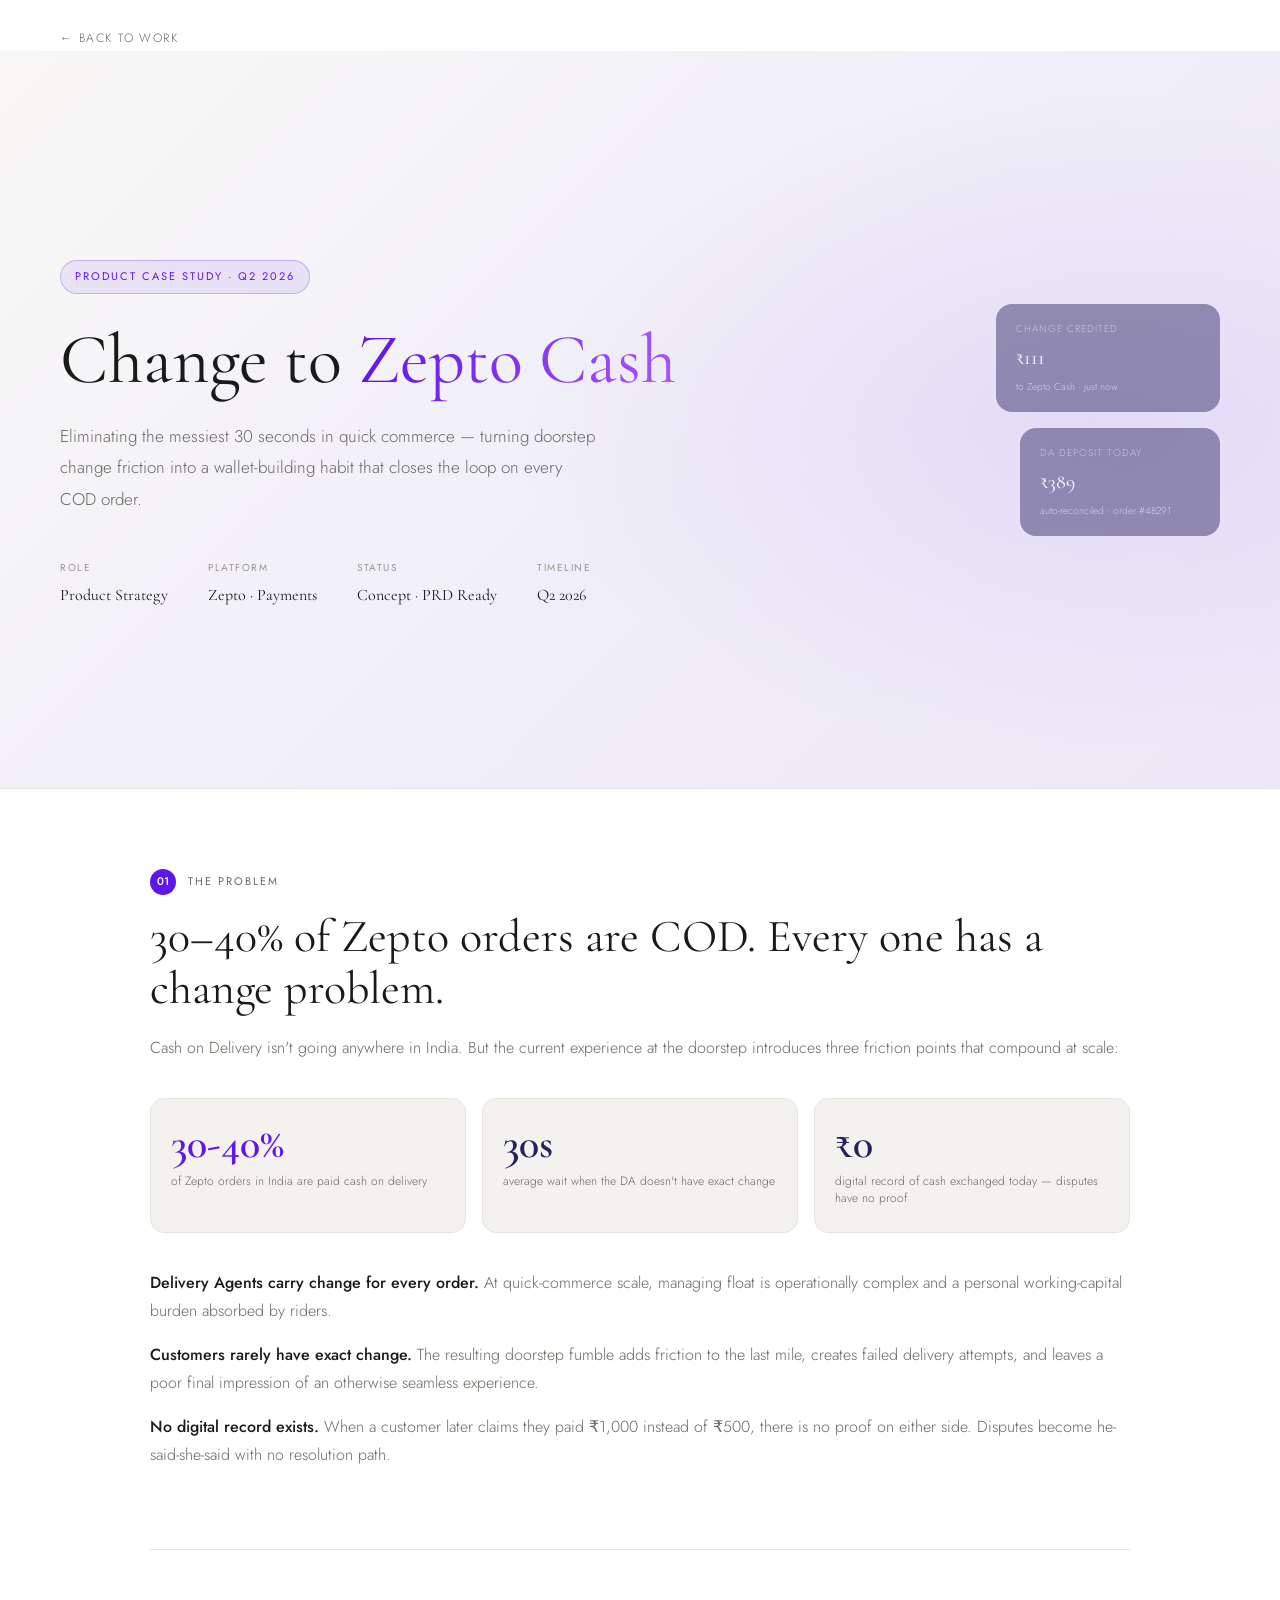
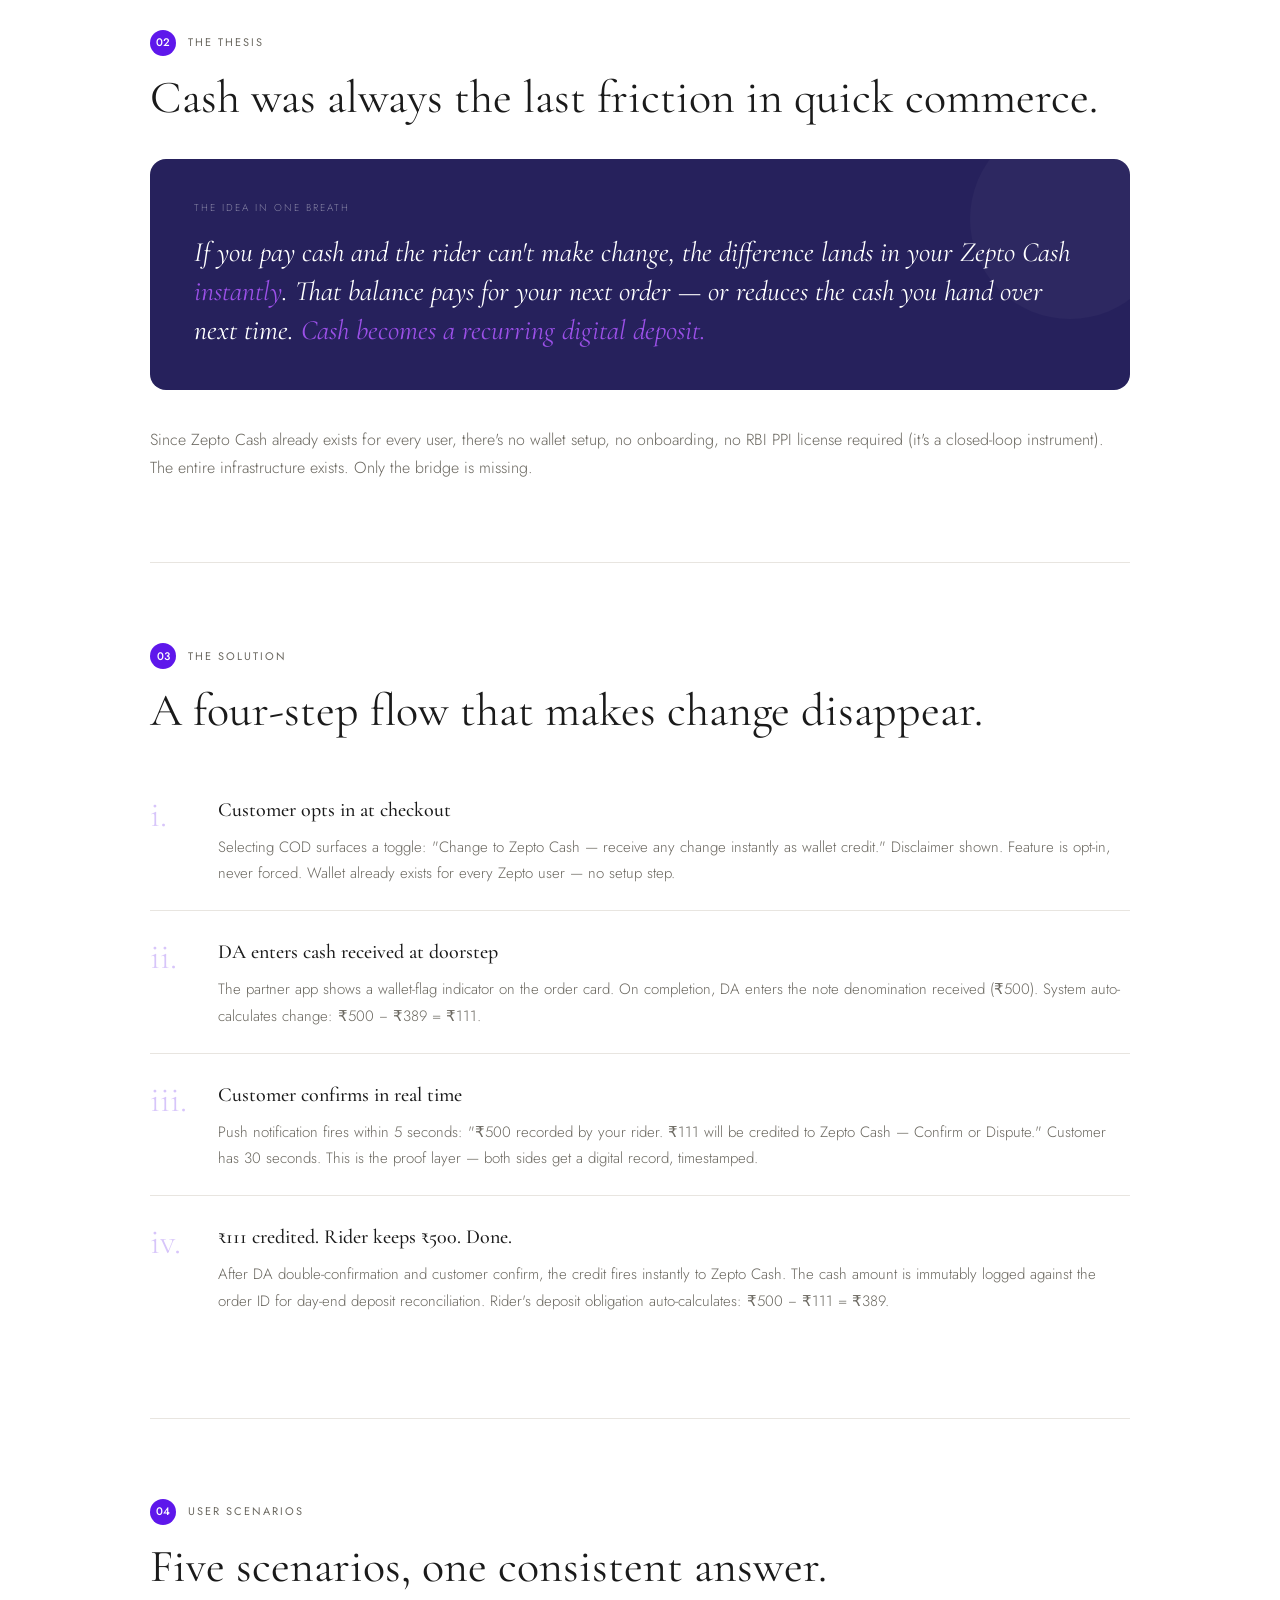
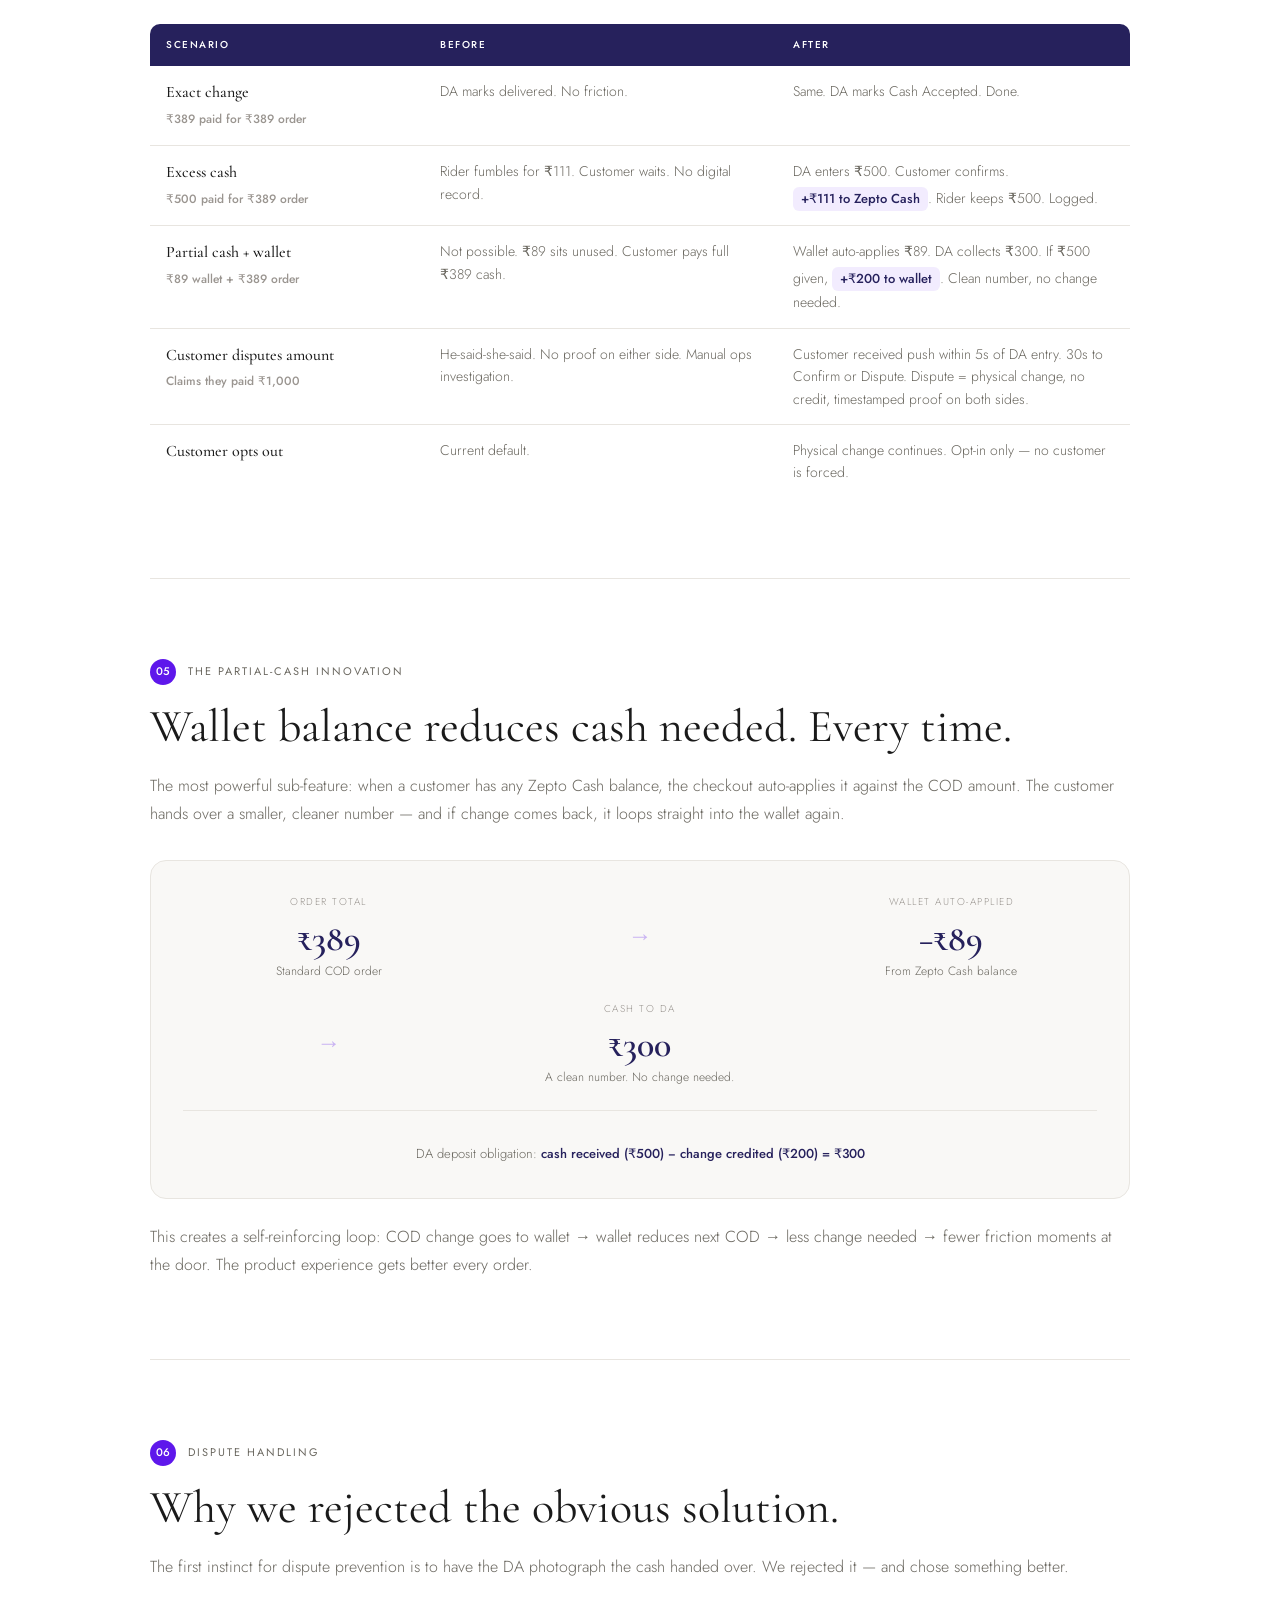
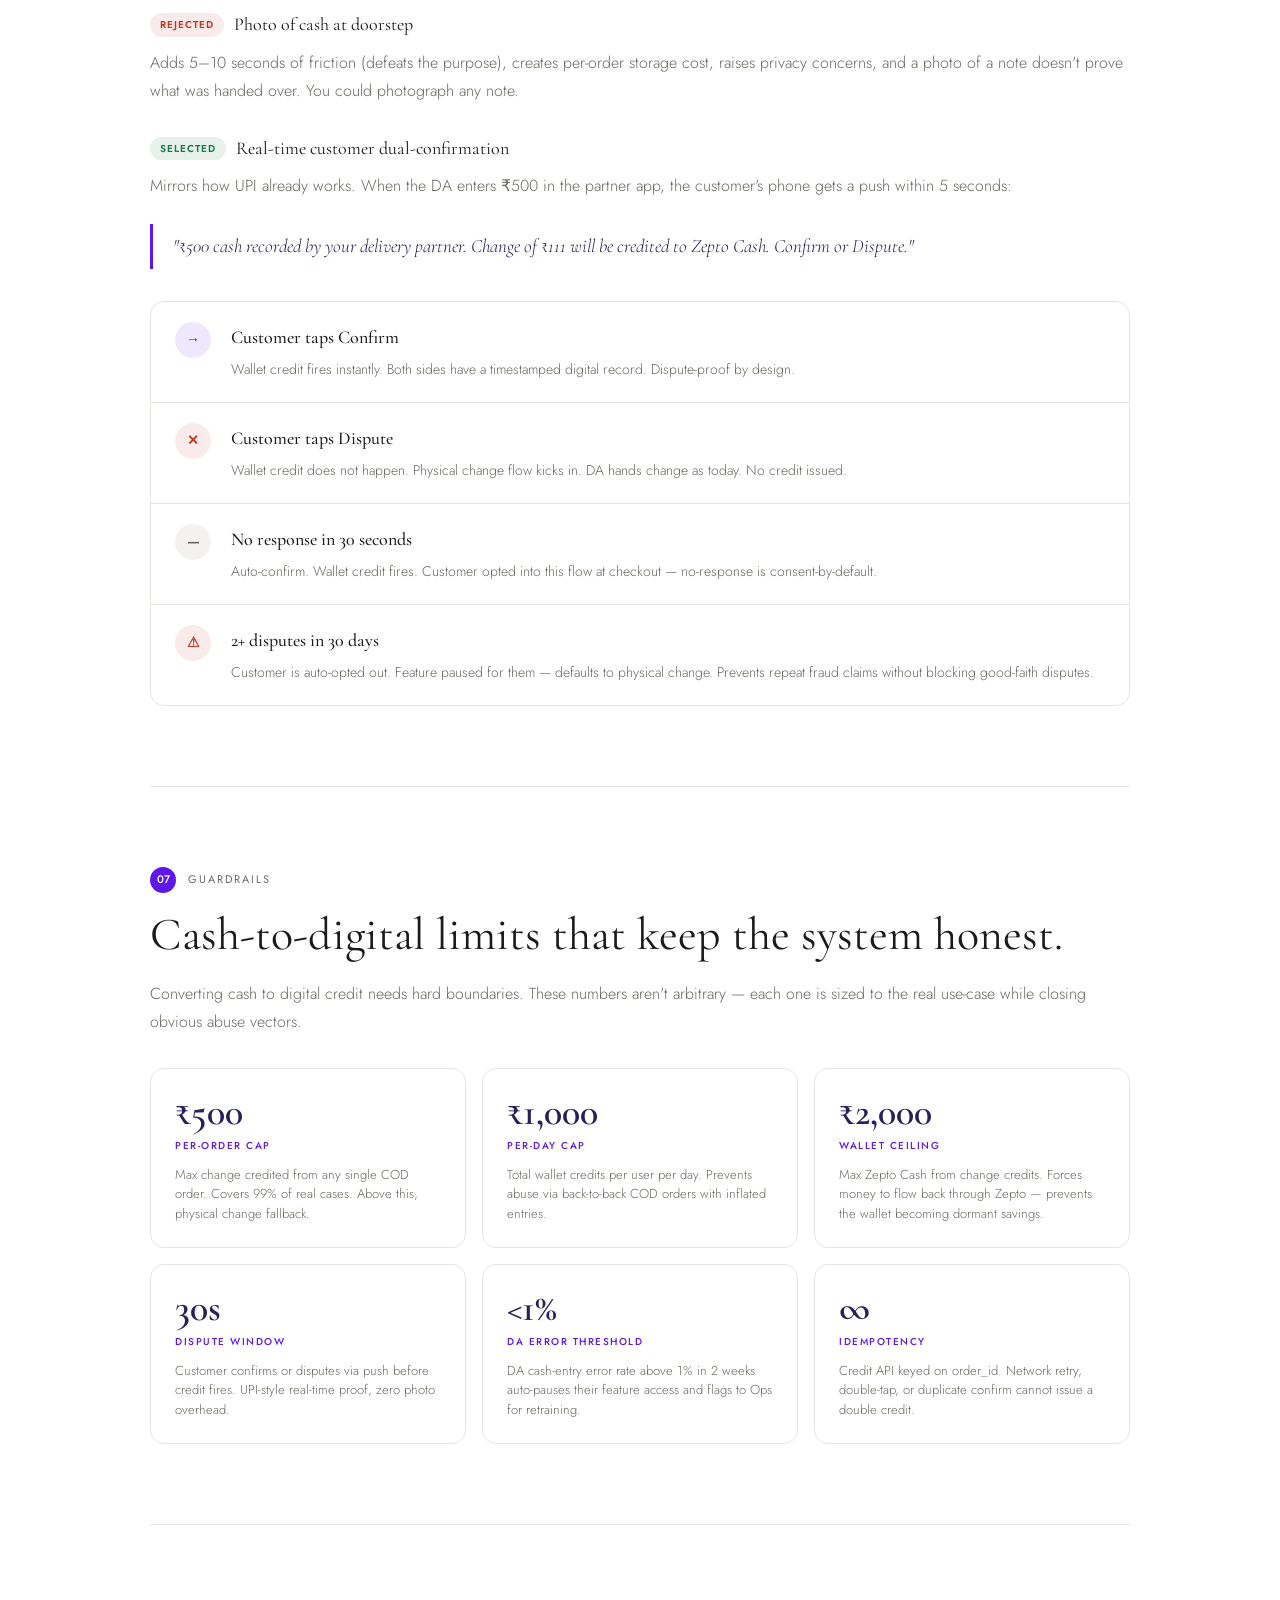
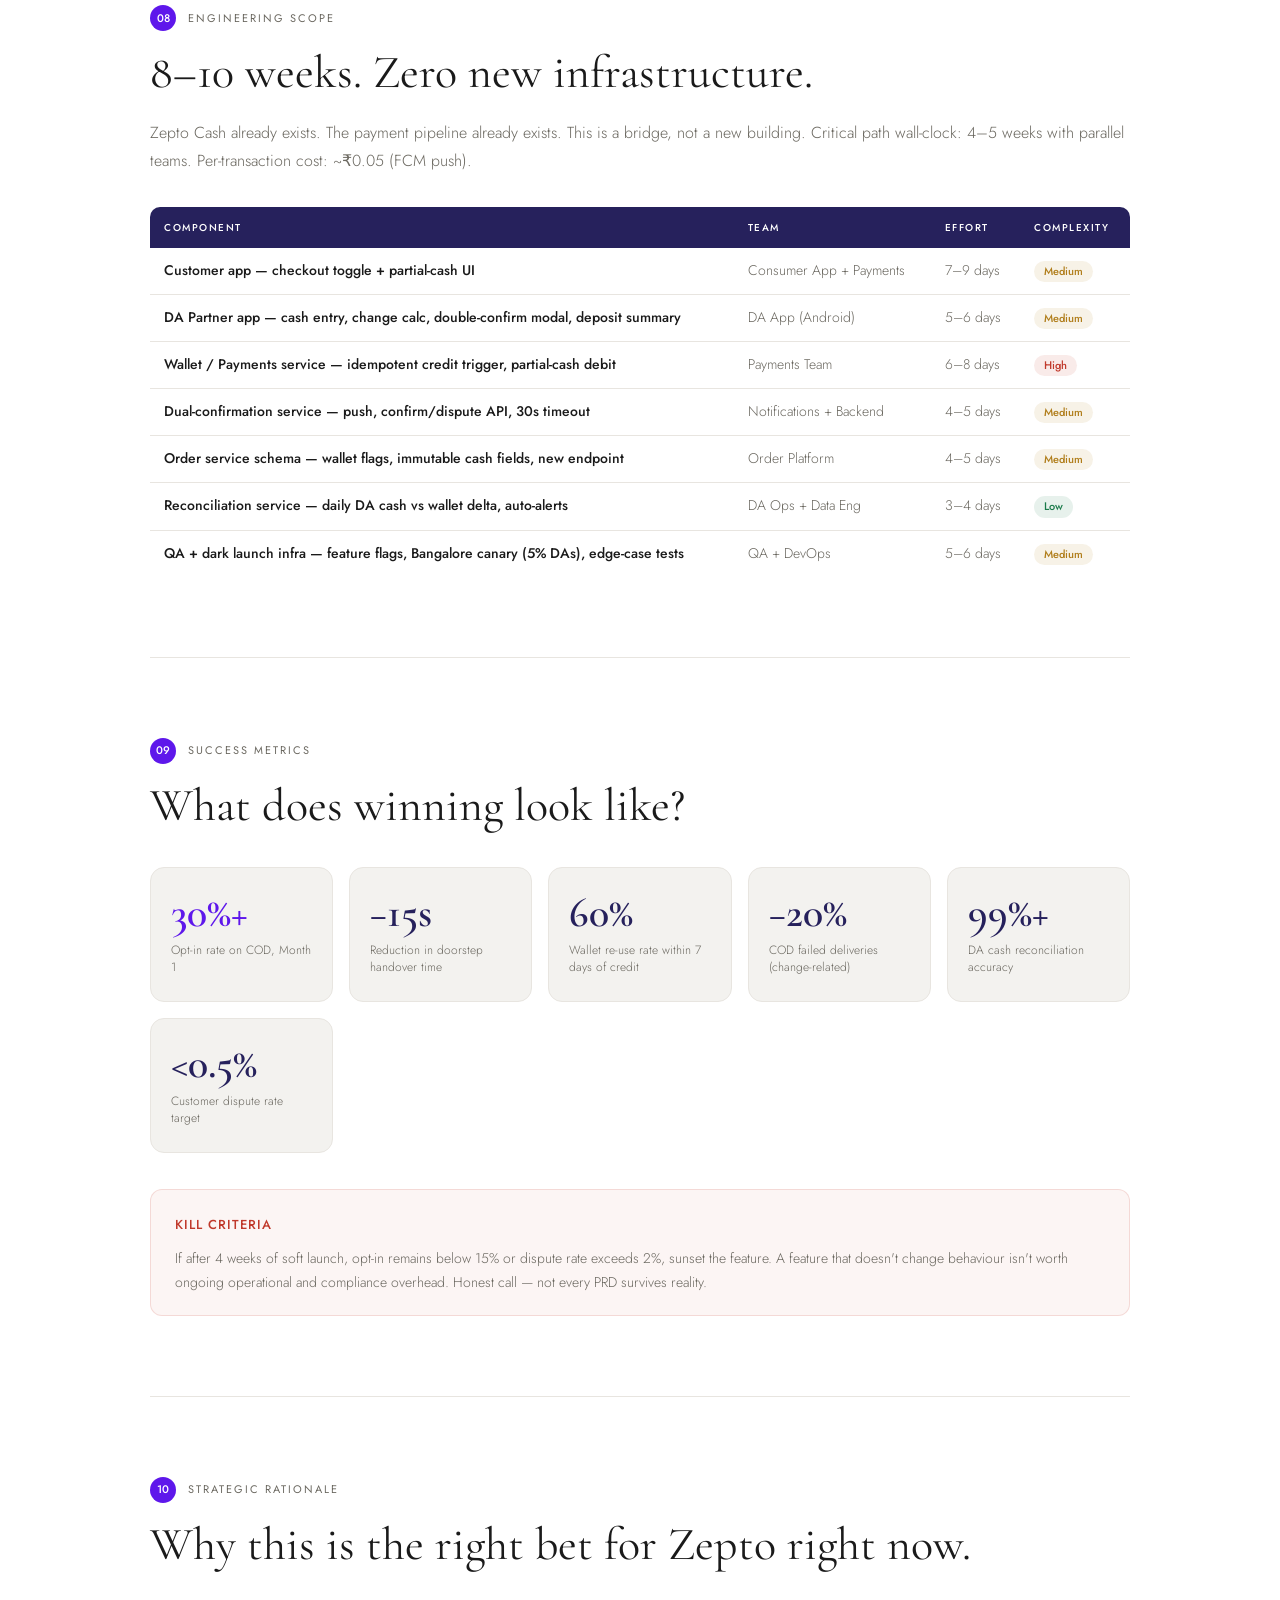
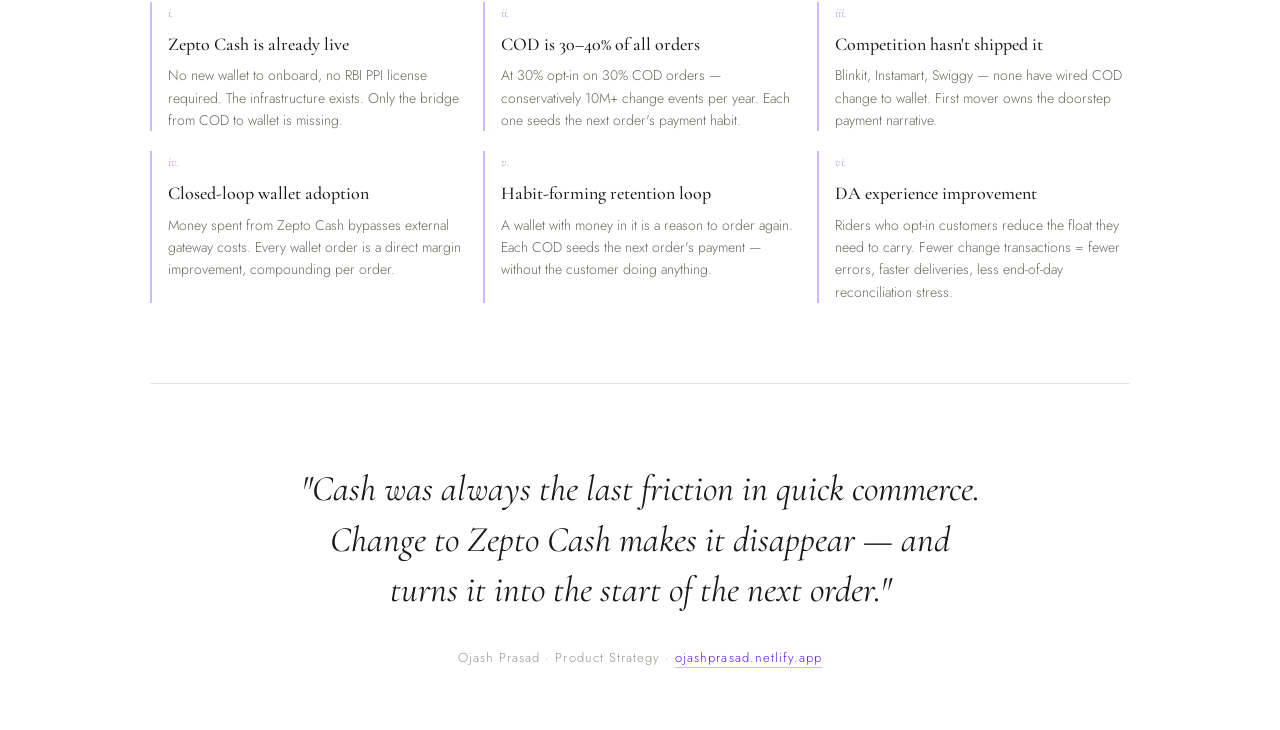
<file: zepto_change_to_wallet.html>
<!DOCTYPE html>
<html lang="en">
<head>
<meta charset="UTF-8">
<meta name="viewport" content="width=device-width, initial-scale=1.0">
<title>Change to Zepto Cash — COD Friction | Ojash Prasad</title>
<meta name="description" content="A product case study on eliminating cash-change friction at the Zepto doorstep by converting COD change into instant Zepto Cash wallet credits.">
<meta property="og:title" content="Change to Zepto Cash — Strategic Product Brief">
<meta property="og:description" content="Turning the messiest 30 seconds in quick commerce into a wallet-building habit. A 2-page strategic product concept by Ojash Prasad.">
<meta property="og:type" content="website">
<link rel="preconnect" href="https://fonts.googleapis.com">
<link rel="preconnect" href="https://fonts.gstatic.com" crossorigin>
<link href="https://fonts.googleapis.com/css2?family=Cormorant+Garamond:ital,wght@0,300;0,400;0,500;0,600;1,300;1,400&family=Jost:wght@300;400;500&display=swap" rel="stylesheet">
<style>
  :root {
    --zepto-purple: #5E17EB;
    --zepto-purple-dark: #26215C;
    --zepto-purple-mid: #534AB7;
    --bg: #ffffff;
    --bg-alt: #f9f8f6;
    --card: #f3f2ef;
    --border: #e8e5e0;
    --text: #1a1a1a;
    --muted: #6b6860;
    --text-light: #9a9590;
    --serif: 'Cormorant Garamond', Georgia, serif;
    --sans: 'Jost', sans-serif;
  }

  * { margin: 0; padding: 0; box-sizing: border-box; }

  body {
    background: var(--bg);
    color: var(--text);
    font-family: var(--sans);
    font-size: 16px;
    line-height: 1.75;
    overflow-x: hidden;
    font-weight: 300;
    -webkit-font-smoothing: antialiased;
  }

  /* ─── HERO ─── */
  .hero {
    position: relative;
    min-height: 82vh;
    display: flex;
    align-items: center;
    overflow: hidden;
    padding: 120px 60px 90px;
    background: linear-gradient(135deg, #f9f8f6 0%, #f0eef8 55%, #ede8f7 100%);
    border-bottom: 1px solid var(--border);
  }

  .hero::before {
    content: '';
    position: absolute;
    inset: 0;
    background: radial-gradient(ellipse 65% 65% at 85% 50%, rgba(94,23,235,0.08) 0%, transparent 70%);
    pointer-events: none;
  }

  .hero-content { position: relative; z-index: 1; max-width: 680px; }

  .hero-tag {
    display: inline-block;
    background: rgba(94,23,235,0.08);
    border: 1px solid rgba(94,23,235,0.25);
    color: var(--zepto-purple);
    font-size: 11px;
    letter-spacing: 2px;
    text-transform: uppercase;
    padding: 6px 14px;
    border-radius: 100px;
    margin-bottom: 28px;
    font-family: var(--sans);
    font-weight: 400;
  }

  .hero h1 {
    font-family: var(--serif);
    font-size: clamp(42px, 5.5vw, 72px);
    font-weight: 400;
    line-height: 1.07;
    max-width: 660px;
    margin-bottom: 24px;
    color: var(--text);
  }

  .hero h1 span {
    background: linear-gradient(90deg, var(--zepto-purple), #a855f7);
    -webkit-background-clip: text;
    -webkit-text-fill-color: transparent;
    background-clip: text;
  }

  .hero p {
    color: var(--muted);
    font-size: 17px;
    line-height: 1.85;
    max-width: 540px;
  }

  .hero-meta {
    display: flex;
    gap: 40px;
    margin-top: 44px;
    flex-wrap: wrap;
  }

  .hero-meta-item { display: flex; flex-direction: column; gap: 4px; }

  .hero-meta-item .label {
    font-size: 10px;
    letter-spacing: 1.5px;
    text-transform: uppercase;
    color: var(--text-light);
    font-family: var(--sans);
    font-weight: 400;
  }

  .hero-meta-item .value {
    font-family: var(--serif);
    font-size: 16px;
    font-weight: 400;
    color: var(--text);
  }

  /* ─── DECO PILL ─── */
  .hero-deco {
    position: absolute;
    right: 60px;
    top: 50%;
    transform: translateY(-50%);
    display: flex;
    flex-direction: column;
    gap: 16px;
    opacity: 0.45;
  }

  .deco-pill {
    background: var(--zepto-purple-dark);
    color: white;
    border-radius: 16px;
    padding: 16px 20px;
    min-width: 200px;
    font-family: var(--sans);
    font-size: 12px;
  }

  .deco-pill .dp-label { opacity: 0.6; font-size: 10px; letter-spacing: 1px; text-transform: uppercase; margin-bottom: 4px; }
  .deco-pill .dp-val { font-size: 20px; font-weight: 500; font-family: var(--serif); }
  .deco-pill .dp-sub { font-size: 10px; opacity: 0.7; margin-top: 2px; }

  /* ─── BACK LINK ─── */
  .back-link {
    display: inline-flex;
    align-items: center;
    gap: 8px;
    font-size: 12px;
    letter-spacing: 0.12em;
    text-transform: uppercase;
    color: var(--muted);
    text-decoration: none;
    padding: 28px 60px 0;
    transition: color 0.2s;
    font-family: var(--sans);
  }
  .back-link:hover { color: var(--text); }

  /* ─── LAYOUT ─── */
  .container {
    max-width: 1060px;
    margin: 0 auto;
    padding: 0 40px;
  }

  section {
    padding: 80px 0;
    border-bottom: 1px solid var(--border);
  }

  section:last-child { border-bottom: none; }

  /* ─── SECTION LABELS ─── */
  .section-eyebrow {
    display: flex;
    align-items: center;
    gap: 12px;
    margin-bottom: 16px;
  }

  .step-badge {
    width: 26px;
    height: 26px;
    border-radius: 50%;
    background: var(--zepto-purple);
    display: flex;
    align-items: center;
    justify-content: center;
    font-size: 11px;
    font-weight: 500;
    font-family: var(--sans);
    flex-shrink: 0;
    color: #fff;
  }

  .section-label {
    font-size: 11px;
    letter-spacing: 2px;
    text-transform: uppercase;
    color: var(--muted);
    font-family: var(--sans);
    font-weight: 400;
  }

  h2 {
    font-family: var(--serif);
    font-size: clamp(28px, 3.8vw, 46px);
    font-weight: 400;
    line-height: 1.12;
    margin-bottom: 20px;
    color: var(--text);
  }

  h3 {
    font-family: var(--serif);
    font-size: 22px;
    font-weight: 400;
    margin-bottom: 12px;
    color: var(--text);
  }

  p { color: var(--muted); margin-bottom: 16px; }
  p:last-child { margin-bottom: 0; }
  strong { color: var(--text); font-weight: 500; }
  em { font-style: italic; }

  /* ─── STAT GRID ─── */
  .stat-grid {
    display: grid;
    grid-template-columns: repeat(auto-fit, minmax(160px, 1fr));
    gap: 16px;
    margin: 36px 0;
  }

  .stat-card {
    background: var(--card);
    border: 1px solid var(--border);
    border-radius: 14px;
    padding: 24px 20px;
    text-align: left;
    transition: border-color 0.2s, box-shadow 0.2s;
  }

  .stat-card:hover {
    border-color: rgba(94,23,235,0.3);
    box-shadow: 0 4px 20px rgba(94,23,235,0.06);
  }

  .stat-number {
    font-family: var(--serif);
    font-size: 42px;
    font-weight: 600;
    line-height: 1;
    margin-bottom: 8px;
    color: var(--zepto-purple-dark);
  }

  .stat-label {
    font-size: 12px;
    color: var(--muted);
    line-height: 1.45;
    font-family: var(--sans);
  }

  /* ─── THESIS BOX ─── */
  .thesis-box {
    background: var(--zepto-purple-dark);
    border-radius: 16px;
    padding: 40px 44px;
    margin: 36px 0;
    position: relative;
    overflow: hidden;
  }

  .thesis-box::before {
    content: '';
    position: absolute;
    right: -40px;
    top: -40px;
    width: 200px;
    height: 200px;
    border-radius: 50%;
    background: rgba(255,255,255,0.03);
  }

  .thesis-eye {
    font-size: 10px;
    letter-spacing: 2px;
    text-transform: uppercase;
    color: rgba(255,255,255,0.45);
    font-family: var(--sans);
    margin-bottom: 16px;
  }

  .thesis-text {
    font-family: var(--serif);
    font-size: clamp(20px, 2.5vw, 28px);
    font-weight: 400;
    line-height: 1.4;
    color: white;
    font-style: italic;
  }

  .thesis-text em {
    color: rgba(168, 85, 247, 0.9);
    font-style: italic;
  }

  /* ─── FLOW STEPS ─── */
  .flow-steps {
    display: flex;
    flex-direction: column;
    gap: 0;
    margin-top: 32px;
  }

  .flow-step {
    display: flex;
    gap: 24px;
    padding: 24px 0;
    border-bottom: 1px solid var(--border);
    align-items: flex-start;
  }

  .flow-step:last-child { border-bottom: none; }

  .flow-num {
    font-family: var(--serif);
    font-size: 36px;
    font-weight: 300;
    color: rgba(94,23,235,0.25);
    line-height: 1;
    flex-shrink: 0;
    width: 44px;
    margin-top: 4px;
  }

  .flow-body .flow-title {
    font-family: var(--serif);
    font-size: 20px;
    font-weight: 500;
    color: var(--text);
    margin-bottom: 6px;
  }

  .flow-body p { font-size: 15px; margin-bottom: 0; }

  /* ─── SCENARIO TABLE ─── */
  .scenario-table {
    width: 100%;
    border-collapse: collapse;
    margin-top: 32px;
    font-size: 14px;
  }

  .scenario-table th {
    text-align: left;
    padding: 12px 16px;
    font-size: 10px;
    letter-spacing: 1.5px;
    text-transform: uppercase;
    color: white;
    font-family: var(--sans);
    font-weight: 500;
    background: var(--zepto-purple-dark);
  }

  .scenario-table th:first-child { border-radius: 10px 0 0 0; }
  .scenario-table th:last-child { border-radius: 0 10px 0 0; }

  .scenario-table td {
    padding: 14px 16px;
    border-bottom: 1px solid var(--border);
    vertical-align: top;
    color: var(--muted);
    line-height: 1.6;
  }

  .scenario-table td:first-child {
    font-family: var(--serif);
    font-size: 16px;
    font-weight: 500;
    color: var(--text);
  }

  .scenario-table tr:last-child td { border-bottom: none; }

  .scenario-table tr:hover td { background: #f9f8f6; }

  .scenario-table td .highlight-credit {
    display: inline-block;
    background: rgba(94,23,235,0.08);
    color: var(--zepto-purple-dark);
    border-radius: 6px;
    padding: 2px 8px;
    font-weight: 500;
    font-size: 13px;
    margin-top: 4px;
    font-family: var(--sans);
  }

  /* ─── PARTIAL CASH VISUAL ─── */
  .partial-visual {
    background: var(--bg-alt);
    border: 1px solid var(--border);
    border-radius: 16px;
    padding: 32px;
    margin-top: 32px;
    display: grid;
    grid-template-columns: 1fr 1fr 1fr;
    gap: 20px;
    align-items: center;
  }

  .pv-step {
    text-align: center;
  }

  .pv-label {
    font-size: 10px;
    letter-spacing: 1.5px;
    text-transform: uppercase;
    color: var(--text-light);
    font-family: var(--sans);
    margin-bottom: 10px;
  }

  .pv-num {
    font-family: var(--serif);
    font-size: 36px;
    font-weight: 600;
    color: var(--zepto-purple-dark);
    line-height: 1;
    margin-bottom: 6px;
  }

  .pv-sub {
    font-size: 12px;
    color: var(--muted);
    line-height: 1.4;
  }

  .pv-arrow {
    text-align: center;
    font-size: 24px;
    color: rgba(94,23,235,0.3);
    line-height: 1;
  }

  .pv-divider {
    grid-column: 1 / -1;
    height: 1px;
    background: var(--border);
    margin: 4px 0;
  }

  .pv-formula {
    grid-column: 1 / -1;
    text-align: center;
    font-size: 13px;
    color: var(--muted);
    font-family: var(--sans);
    padding-top: 8px;
  }

  .pv-formula strong { color: var(--zepto-purple-dark); }

  /* ─── DISPUTE FLOW ─── */
  .dispute-timeline {
    display: flex;
    flex-direction: column;
    gap: 0;
    margin-top: 32px;
    border: 1px solid var(--border);
    border-radius: 14px;
    overflow: hidden;
  }

  .dt-row {
    display: flex;
    gap: 20px;
    padding: 20px 24px;
    border-bottom: 1px solid var(--border);
    align-items: flex-start;
  }

  .dt-row:last-child { border-bottom: none; }

  .dt-icon {
    width: 36px;
    height: 36px;
    border-radius: 50%;
    display: flex;
    align-items: center;
    justify-content: center;
    font-size: 14px;
    flex-shrink: 0;
    font-weight: 600;
    font-family: var(--sans);
  }

  .dt-icon.purple { background: rgba(94,23,235,0.1); color: var(--zepto-purple); }
  .dt-icon.green { background: rgba(26,122,74,0.1); color: #1a7a4a; }
  .dt-icon.red { background: rgba(192,57,43,0.1); color: #c0392b; }
  .dt-icon.gray { background: var(--card); color: var(--muted); }

  .dt-body .dt-title {
    font-family: var(--serif);
    font-size: 18px;
    font-weight: 500;
    color: var(--text);
    margin-bottom: 4px;
  }

  .dt-body p { font-size: 14px; margin-bottom: 0; }

  /* ─── GUARDRAIL GRID ─── */
  .guardrail-grid {
    display: grid;
    grid-template-columns: 1fr 1fr 1fr;
    gap: 16px;
    margin-top: 32px;
  }

  .gr-card {
    border: 1px solid var(--border);
    border-radius: 14px;
    padding: 24px;
    transition: border-color 0.2s;
  }

  .gr-card:hover { border-color: rgba(94,23,235,0.3); }

  .gr-val {
    font-family: var(--serif);
    font-size: 38px;
    font-weight: 600;
    color: var(--zepto-purple-dark);
    line-height: 1;
    margin-bottom: 6px;
  }

  .gr-label {
    font-size: 10px;
    letter-spacing: 1.5px;
    text-transform: uppercase;
    color: var(--zepto-purple);
    font-family: var(--sans);
    font-weight: 500;
    margin-bottom: 10px;
  }

  .gr-body { font-size: 13px; color: var(--muted); line-height: 1.5; }

  /* ─── ENG TABLE ─── */
  .eng-table {
    width: 100%;
    border-collapse: collapse;
    margin-top: 32px;
    font-size: 14px;
  }

  .eng-table th {
    text-align: left;
    padding: 12px 14px;
    font-size: 10px;
    letter-spacing: 1.5px;
    text-transform: uppercase;
    color: white;
    font-family: var(--sans);
    font-weight: 500;
    background: var(--zepto-purple-dark);
  }

  .eng-table th:first-child { border-radius: 10px 0 0 0; }
  .eng-table th:last-child { border-radius: 0 10px 0 0; }

  .eng-table td {
    padding: 12px 14px;
    border-bottom: 1px solid var(--border);
    vertical-align: top;
    color: var(--muted);
    line-height: 1.55;
  }

  .eng-table td:first-child {
    font-weight: 500;
    color: var(--text);
    font-family: var(--sans);
  }

  .eng-table tr:last-child td { border-bottom: none; }

  .effort-badge {
    display: inline-block;
    font-size: 11px;
    font-weight: 500;
    padding: 2px 10px;
    border-radius: 100px;
    font-family: var(--sans);
  }

  .effort-low { background: rgba(26,122,74,0.1); color: #1a7a4a; }
  .effort-med { background: rgba(176,125,26,0.1); color: #b07d1a; }
  .effort-high { background: rgba(192,57,43,0.1); color: #c0392b; }

  /* ─── WHY NOW ─── */
  .why-grid {
    display: grid;
    grid-template-columns: 1fr 1fr 1fr;
    gap: 20px;
    margin-top: 32px;
  }

  .why-card {
    padding-left: 16px;
    border-left: 2px solid rgba(94,23,235,0.3);
  }

  .why-num {
    font-family: var(--serif);
    font-size: 13px;
    font-style: italic;
    color: rgba(94,23,235,0.5);
    margin-bottom: 8px;
  }

  .why-title {
    font-family: var(--serif);
    font-size: 18px;
    font-weight: 500;
    color: var(--text);
    margin-bottom: 8px;
    line-height: 1.3;
  }

  .why-body { font-size: 14px; color: var(--muted); line-height: 1.6; margin-bottom: 0; }

  /* ─── CLOSING QUOTE ─── */
  .closing-quote {
    text-align: center;
    padding: 80px 0 60px;
    border-bottom: none;
  }

  .closing-quote blockquote {
    font-family: var(--serif);
    font-size: clamp(22px, 3vw, 36px);
    font-weight: 400;
    font-style: italic;
    line-height: 1.4;
    color: var(--text);
    max-width: 680px;
    margin: 0 auto 32px;
  }

  .closing-meta {
    font-size: 13px;
    color: var(--text-light);
    letter-spacing: 0.08em;
  }

  .closing-meta a {
    color: var(--zepto-purple);
    text-decoration: none;
    border-bottom: 1px solid rgba(94,23,235,0.3);
    transition: opacity 0.2s;
  }

  .closing-meta a:hover { opacity: 0.6; }

  /* ─── INLINE QUOTE ─── */
  .pull-quote {
    border-left: 3px solid var(--zepto-purple);
    padding: 8px 0 8px 20px;
    margin: 24px 0;
    font-family: var(--serif);
    font-style: italic;
    font-size: 19px;
    color: var(--zepto-purple-dark);
    line-height: 1.5;
  }

  /* ─── REJECTED / ACCEPTED BADGES ─── */
  .badge-row { display: flex; align-items: center; gap: 10px; margin-bottom: 8px; }
  .badge {
    font-size: 10px;
    letter-spacing: 1px;
    text-transform: uppercase;
    font-weight: 600;
    padding: 3px 10px;
    border-radius: 100px;
    font-family: var(--sans);
  }
  .badge-no { background: rgba(192,57,43,0.1); color: #c0392b; }
  .badge-yes { background: rgba(26,122,74,0.1); color: #1a7a4a; }

  /* ─── RESPONSIVE ─── */
  @media (max-width: 900px) {
    .hero { padding: 100px 30px 70px; min-height: auto; }
    .hero-deco { display: none; }
    .container { padding: 0 24px; }
    .partial-visual { grid-template-columns: 1fr; text-align: center; }
    .pv-arrow { transform: rotate(90deg); }
    .guardrail-grid { grid-template-columns: 1fr 1fr; }
    .why-grid { grid-template-columns: 1fr; gap: 24px; }
    .back-link { padding: 20px 24px 0; }
  }

  @media (max-width: 600px) {
    .hero { padding: 90px 20px 60px; }
    .hero h1 { font-size: 38px; }
    .guardrail-grid { grid-template-columns: 1fr; }
    .stat-grid { grid-template-columns: 1fr 1fr; }
    .container { padding: 0 20px; }
    section { padding: 60px 0; }
    .back-link { padding: 16px 20px 0; }
    .thesis-box { padding: 28px 24px; }
    .partial-visual { padding: 24px 20px; }
  }
</style>
</head>
<body>

  <!-- BACK LINK -->
  <a href="work.html" class="back-link">← Back to Work</a>

  <!-- HERO -->
  <div class="hero">
    <div class="hero-content">
      <div class="hero-tag">Product Case Study · Q2 2026</div>
      <h1>Change to <span>Zepto Cash</span></h1>
      <p>Eliminating the messiest 30 seconds in quick commerce — turning doorstep change friction into a wallet-building habit that closes the loop on every COD order.</p>
      <div class="hero-meta">
        <div class="hero-meta-item">
          <span class="label">Role</span>
          <span class="value">Product Strategy</span>
        </div>
        <div class="hero-meta-item">
          <span class="label">Platform</span>
          <span class="value">Zepto · Payments</span>
        </div>
        <div class="hero-meta-item">
          <span class="label">Status</span>
          <span class="value">Concept · PRD Ready</span>
        </div>
        <div class="hero-meta-item">
          <span class="label">Timeline</span>
          <span class="value">Q2 2026</span>
        </div>
      </div>
    </div>

    <div class="hero-deco" aria-hidden="true">
      <div class="deco-pill">
        <div class="dp-label">Change credited</div>
        <div class="dp-val">₹111</div>
        <div class="dp-sub">to Zepto Cash · just now</div>
      </div>
      <div class="deco-pill" style="margin-left:24px;">
        <div class="dp-label">DA deposit today</div>
        <div class="dp-val">₹389</div>
        <div class="dp-sub">auto-reconciled · order #48291</div>
      </div>
    </div>
  </div>

  <!-- CONTENT -->
  <a href="work.html" class="back-link" style="display:none;"></a>

  <div class="container">

    <!-- 01 THE PROBLEM -->
    <section>
      <div class="section-eyebrow">
        <div class="step-badge">01</div>
        <span class="section-label">The Problem</span>
      </div>
      <h2>30–40% of Zepto orders are COD. Every one has a change problem.</h2>
      <p>Cash on Delivery isn't going anywhere in India. But the current experience at the doorstep introduces three friction points that compound at scale:</p>

      <div class="stat-grid">
        <div class="stat-card">
          <div class="stat-number" style="color:#5E17EB;">30-40%</div>
          <div class="stat-label">of Zepto orders in India are paid cash on delivery</div>
        </div>
        <div class="stat-card">
          <div class="stat-number">30s</div>
          <div class="stat-label">average wait when the DA doesn't have exact change</div>
        </div>
        <div class="stat-card">
          <div class="stat-number">₹0</div>
          <div class="stat-label">digital record of cash exchanged today — disputes have no proof</div>
        </div>
      </div>

      <p><strong>Delivery Agents carry change for every order.</strong> At quick-commerce scale, managing float is operationally complex and a personal working-capital burden absorbed by riders.</p>
      <p><strong>Customers rarely have exact change.</strong> The resulting doorstep fumble adds friction to the last mile, creates failed delivery attempts, and leaves a poor final impression of an otherwise seamless experience.</p>
      <p><strong>No digital record exists.</strong> When a customer later claims they paid ₹1,000 instead of ₹500, there is no proof on either side. Disputes become he-said-she-said with no resolution path.</p>
    </section>

    <!-- 02 THE THESIS -->
    <section>
      <div class="section-eyebrow">
        <div class="step-badge">02</div>
        <span class="section-label">The Thesis</span>
      </div>
      <h2>Cash was always the last friction in quick commerce.</h2>

      <div class="thesis-box">
        <div class="thesis-eye">The idea in one breath</div>
        <div class="thesis-text">
          If you pay cash and the rider can't make change, the difference lands in your Zepto Cash <em>instantly</em>. That balance pays for your next order — or reduces the cash you hand over next time. <em>Cash becomes a recurring digital deposit.</em>
        </div>
      </div>

      <p>Since Zepto Cash already exists for every user, there's no wallet setup, no onboarding, no RBI PPI license required (it's a closed-loop instrument). The entire infrastructure exists. Only the bridge is missing.</p>
    </section>

    <!-- 03 HOW IT WORKS -->
    <section>
      <div class="section-eyebrow">
        <div class="step-badge">03</div>
        <span class="section-label">The Solution</span>
      </div>
      <h2>A four-step flow that makes change disappear.</h2>

      <div class="flow-steps">
        <div class="flow-step">
          <div class="flow-num">i.</div>
          <div class="flow-body">
            <div class="flow-title">Customer opts in at checkout</div>
            <p>Selecting COD surfaces a toggle: "Change to Zepto Cash — receive any change instantly as wallet credit." Disclaimer shown. Feature is opt-in, never forced. Wallet already exists for every Zepto user — no setup step.</p>
          </div>
        </div>
        <div class="flow-step">
          <div class="flow-num">ii.</div>
          <div class="flow-body">
            <div class="flow-title">DA enters cash received at doorstep</div>
            <p>The partner app shows a wallet-flag indicator on the order card. On completion, DA enters the note denomination received (₹500). System auto-calculates change: ₹500 − ₹389 = ₹111.</p>
          </div>
        </div>
        <div class="flow-step">
          <div class="flow-num">iii.</div>
          <div class="flow-body">
            <div class="flow-title">Customer confirms in real time</div>
            <p>Push notification fires within 5 seconds: "₹500 recorded by your rider. ₹111 will be credited to Zepto Cash — Confirm or Dispute." Customer has 30 seconds. This is the proof layer — both sides get a digital record, timestamped.</p>
          </div>
        </div>
        <div class="flow-step">
          <div class="flow-num">iv.</div>
          <div class="flow-body">
            <div class="flow-title">₹111 credited. Rider keeps ₹500. Done.</div>
            <p>After DA double-confirmation and customer confirm, the credit fires instantly to Zepto Cash. The cash amount is immutably logged against the order ID for day-end deposit reconciliation. Rider's deposit obligation auto-calculates: ₹500 − ₹111 = ₹389.</p>
          </div>
        </div>
      </div>
    </section>

    <!-- 04 USER SCENARIOS -->
    <section>
      <div class="section-eyebrow">
        <div class="step-badge">04</div>
        <span class="section-label">User Scenarios</span>
      </div>
      <h2>Five scenarios, one consistent answer.</h2>

      <table class="scenario-table">
        <thead>
          <tr>
            <th style="width:28%">Scenario</th>
            <th style="width:36%">Before</th>
            <th style="width:36%">After</th>
          </tr>
        </thead>
        <tbody>
          <tr>
            <td>Exact change<br><small style="font-family:var(--sans);font-size:12px;color:var(--text-light);">₹389 paid for ₹389 order</small></td>
            <td>DA marks delivered. No friction.</td>
            <td>Same. DA marks Cash Accepted. Done.</td>
          </tr>
          <tr>
            <td>Excess cash<br><small style="font-family:var(--sans);font-size:12px;color:var(--text-light);">₹500 paid for ₹389 order</small></td>
            <td>Rider fumbles for ₹111. Customer waits. No digital record.</td>
            <td>DA enters ₹500. Customer confirms. <span class="highlight-credit">+₹111 to Zepto Cash</span>. Rider keeps ₹500. Logged.</td>
          </tr>
          <tr>
            <td>Partial cash + wallet<br><small style="font-family:var(--sans);font-size:12px;color:var(--text-light);">₹89 wallet + ₹389 order</small></td>
            <td>Not possible. ₹89 sits unused. Customer pays full ₹389 cash.</td>
            <td>Wallet auto-applies ₹89. DA collects ₹300. If ₹500 given, <span class="highlight-credit">+₹200 to wallet</span>. Clean number, no change needed.</td>
          </tr>
          <tr>
            <td>Customer disputes amount<br><small style="font-family:var(--sans);font-size:12px;color:var(--text-light);">Claims they paid ₹1,000</small></td>
            <td>He-said-she-said. No proof on either side. Manual ops investigation.</td>
            <td>Customer received push within 5s of DA entry. 30s to Confirm or Dispute. Dispute = physical change, no credit, timestamped proof on both sides.</td>
          </tr>
          <tr>
            <td>Customer opts out</td>
            <td>Current default.</td>
            <td>Physical change continues. Opt-in only — no customer is forced.</td>
          </tr>
        </tbody>
      </table>
    </section>

    <!-- 05 PARTIAL CASH -->
    <section>
      <div class="section-eyebrow">
        <div class="step-badge">05</div>
        <span class="section-label">The Partial-Cash Innovation</span>
      </div>
      <h2>Wallet balance reduces cash needed. Every time.</h2>
      <p>The most powerful sub-feature: when a customer has any Zepto Cash balance, the checkout auto-applies it against the COD amount. The customer hands over a smaller, cleaner number — and if change comes back, it loops straight into the wallet again.</p>

      <div class="partial-visual">
        <div class="pv-step">
          <div class="pv-label">Order total</div>
          <div class="pv-num">₹389</div>
          <div class="pv-sub">Standard COD order</div>
        </div>
        <div class="pv-arrow">→</div>
        <div class="pv-step">
          <div class="pv-label">Wallet auto-applied</div>
          <div class="pv-num">−₹89</div>
          <div class="pv-sub">From Zepto Cash balance</div>
        </div>
        <div class="pv-arrow">→</div>
        <div class="pv-step">
          <div class="pv-label">Cash to DA</div>
          <div class="pv-num">₹300</div>
          <div class="pv-sub">A clean number. No change needed.</div>
        </div>
        <div class="pv-divider"></div>
        <div class="pv-formula">
          DA deposit obligation: <strong>cash received (₹500) − change credited (₹200) = ₹300</strong>
        </div>
      </div>

      <p style="margin-top:24px;">This creates a self-reinforcing loop: COD change goes to wallet → wallet reduces next COD → less change needed → fewer friction moments at the door. The product experience gets better every order.</p>
    </section>

    <!-- 06 DISPUTE HANDLING -->
    <section>
      <div class="section-eyebrow">
        <div class="step-badge">06</div>
        <span class="section-label">Dispute Handling</span>
      </div>
      <h2>Why we rejected the obvious solution.</h2>
      <p>The first instinct for dispute prevention is to have the DA photograph the cash handed over. We rejected it — and chose something better.</p>

      <div style="margin: 28px 0;">
        <div class="badge-row">
          <span class="badge badge-no">Rejected</span>
          <h3 style="margin:0;font-size:18px;">Photo of cash at doorstep</h3>
        </div>
        <p>Adds 5–10 seconds of friction (defeats the purpose), creates per-order storage cost, raises privacy concerns, and a photo of a note doesn't prove what was handed over. You could photograph any note.</p>
      </div>

      <div style="margin: 28px 0;">
        <div class="badge-row">
          <span class="badge badge-yes">Selected</span>
          <h3 style="margin:0;font-size:18px;">Real-time customer dual-confirmation</h3>
        </div>
        <p>Mirrors how UPI already works. When the DA enters ₹500 in the partner app, the customer's phone gets a push within 5 seconds:</p>

        <div class="pull-quote">"₹500 cash recorded by your delivery partner. Change of ₹111 will be credited to Zepto Cash. Confirm or Dispute."</div>
      </div>

      <div class="dispute-timeline">
        <div class="dt-row">
          <div class="dt-icon purple">→</div>
          <div class="dt-body">
            <div class="dt-title">Customer taps Confirm</div>
            <p>Wallet credit fires instantly. Both sides have a timestamped digital record. Dispute-proof by design.</p>
          </div>
        </div>
        <div class="dt-row">
          <div class="dt-icon red">✕</div>
          <div class="dt-body">
            <div class="dt-title">Customer taps Dispute</div>
            <p>Wallet credit does not happen. Physical change flow kicks in. DA hands change as today. No credit issued.</p>
          </div>
        </div>
        <div class="dt-row">
          <div class="dt-icon gray">—</div>
          <div class="dt-body">
            <div class="dt-title">No response in 30 seconds</div>
            <p>Auto-confirm. Wallet credit fires. Customer opted into this flow at checkout — no-response is consent-by-default.</p>
          </div>
        </div>
        <div class="dt-row">
          <div class="dt-icon red">⚠</div>
          <div class="dt-body">
            <div class="dt-title">2+ disputes in 30 days</div>
            <p>Customer is auto-opted out. Feature paused for them — defaults to physical change. Prevents repeat fraud claims without blocking good-faith disputes.</p>
          </div>
        </div>
      </div>
    </section>

    <!-- 07 GUARDRAILS -->
    <section>
      <div class="section-eyebrow">
        <div class="step-badge">07</div>
        <span class="section-label">Guardrails</span>
      </div>
      <h2>Cash-to-digital limits that keep the system honest.</h2>
      <p>Converting cash to digital credit needs hard boundaries. These numbers aren't arbitrary — each one is sized to the real use-case while closing obvious abuse vectors.</p>

      <div class="guardrail-grid">
        <div class="gr-card">
          <div class="gr-val">₹500</div>
          <div class="gr-label">Per-order cap</div>
          <div class="gr-body">Max change credited from any single COD order. Covers 99% of real cases. Above this, physical change fallback.</div>
        </div>
        <div class="gr-card">
          <div class="gr-val">₹1,000</div>
          <div class="gr-label">Per-day cap</div>
          <div class="gr-body">Total wallet credits per user per day. Prevents abuse via back-to-back COD orders with inflated entries.</div>
        </div>
        <div class="gr-card">
          <div class="gr-val">₹2,000</div>
          <div class="gr-label">Wallet ceiling</div>
          <div class="gr-body">Max Zepto Cash from change credits. Forces money to flow back through Zepto — prevents the wallet becoming dormant savings.</div>
        </div>
        <div class="gr-card">
          <div class="gr-val">30s</div>
          <div class="gr-label">Dispute window</div>
          <div class="gr-body">Customer confirms or disputes via push before credit fires. UPI-style real-time proof, zero photo overhead.</div>
        </div>
        <div class="gr-card">
          <div class="gr-val">&lt;1%</div>
          <div class="gr-label">DA error threshold</div>
          <div class="gr-body">DA cash-entry error rate above 1% in 2 weeks auto-pauses their feature access and flags to Ops for retraining.</div>
        </div>
        <div class="gr-card">
          <div class="gr-val">∞</div>
          <div class="gr-label">Idempotency</div>
          <div class="gr-body">Credit API keyed on order_id. Network retry, double-tap, or duplicate confirm cannot issue a double credit.</div>
        </div>
      </div>
    </section>

    <!-- 08 ENGINEERING -->
    <section>
      <div class="section-eyebrow">
        <div class="step-badge">08</div>
        <span class="section-label">Engineering Scope</span>
      </div>
      <h2>8–10 weeks. Zero new infrastructure.</h2>
      <p>Zepto Cash already exists. The payment pipeline already exists. This is a bridge, not a new building. Critical path wall-clock: 4–5 weeks with parallel teams. Per-transaction cost: ~₹0.05 (FCM push).</p>

      <table class="eng-table">
        <thead>
          <tr>
            <th>Component</th>
            <th>Team</th>
            <th>Effort</th>
            <th>Complexity</th>
          </tr>
        </thead>
        <tbody>
          <tr>
            <td>Customer app — checkout toggle + partial-cash UI</td>
            <td>Consumer App + Payments</td>
            <td>7–9 days</td>
            <td><span class="effort-badge effort-med">Medium</span></td>
          </tr>
          <tr>
            <td>DA Partner app — cash entry, change calc, double-confirm modal, deposit summary</td>
            <td>DA App (Android)</td>
            <td>5–6 days</td>
            <td><span class="effort-badge effort-med">Medium</span></td>
          </tr>
          <tr>
            <td>Wallet / Payments service — idempotent credit trigger, partial-cash debit</td>
            <td>Payments Team</td>
            <td>6–8 days</td>
            <td><span class="effort-badge effort-high">High</span></td>
          </tr>
          <tr>
            <td>Dual-confirmation service — push, confirm/dispute API, 30s timeout</td>
            <td>Notifications + Backend</td>
            <td>4–5 days</td>
            <td><span class="effort-badge effort-med">Medium</span></td>
          </tr>
          <tr>
            <td>Order service schema — wallet flags, immutable cash fields, new endpoint</td>
            <td>Order Platform</td>
            <td>4–5 days</td>
            <td><span class="effort-badge effort-med">Medium</span></td>
          </tr>
          <tr>
            <td>Reconciliation service — daily DA cash vs wallet delta, auto-alerts</td>
            <td>DA Ops + Data Eng</td>
            <td>3–4 days</td>
            <td><span class="effort-badge effort-low">Low</span></td>
          </tr>
          <tr>
            <td>QA + dark launch infra — feature flags, Bangalore canary (5% DAs), edge-case tests</td>
            <td>QA + DevOps</td>
            <td>5–6 days</td>
            <td><span class="effort-badge effort-med">Medium</span></td>
          </tr>
        </tbody>
      </table>
    </section>

    <!-- 09 SUCCESS METRICS -->
    <section>
      <div class="section-eyebrow">
        <div class="step-badge">09</div>
        <span class="section-label">Success Metrics</span>
      </div>
      <h2>What does winning look like?</h2>

      <div class="stat-grid">
        <div class="stat-card">
          <div class="stat-number" style="color:#5E17EB;">30%+</div>
          <div class="stat-label">Opt-in rate on COD, Month 1</div>
        </div>
        <div class="stat-card">
          <div class="stat-number">−15s</div>
          <div class="stat-label">Reduction in doorstep handover time</div>
        </div>
        <div class="stat-card">
          <div class="stat-number">60%</div>
          <div class="stat-label">Wallet re-use rate within 7 days of credit</div>
        </div>
        <div class="stat-card">
          <div class="stat-number">−20%</div>
          <div class="stat-label">COD failed deliveries (change-related)</div>
        </div>
        <div class="stat-card">
          <div class="stat-number">99%+</div>
          <div class="stat-label">DA cash reconciliation accuracy</div>
        </div>
        <div class="stat-card">
          <div class="stat-number">&lt;0.5%</div>
          <div class="stat-label">Customer dispute rate target</div>
        </div>
      </div>

      <div style="margin-top:24px;padding:20px 24px;background:rgba(192,57,43,0.05);border:1px solid rgba(192,57,43,0.15);border-radius:12px;">
        <strong style="color:#c0392b;font-family:var(--sans);font-size:13px;letter-spacing:1px;text-transform:uppercase;">Kill criteria</strong>
        <p style="margin-top:8px;font-size:14px;">If after 4 weeks of soft launch, opt-in remains below 15% or dispute rate exceeds 2%, sunset the feature. A feature that doesn't change behaviour isn't worth ongoing operational and compliance overhead. Honest call — not every PRD survives reality.</p>
      </div>
    </section>

    <!-- 10 WHY NOW -->
    <section>
      <div class="section-eyebrow">
        <div class="step-badge">10</div>
        <span class="section-label">Strategic Rationale</span>
      </div>
      <h2>Why this is the right bet for Zepto right now.</h2>

      <div class="why-grid">
        <div class="why-card">
          <div class="why-num">i.</div>
          <div class="why-title">Zepto Cash is already live</div>
          <p class="why-body">No new wallet to onboard, no RBI PPI license required. The infrastructure exists. Only the bridge from COD to wallet is missing.</p>
        </div>
        <div class="why-card">
          <div class="why-num">ii.</div>
          <div class="why-title">COD is 30–40% of all orders</div>
          <p class="why-body">At 30% opt-in on 30% COD orders — conservatively 10M+ change events per year. Each one seeds the next order's payment habit.</p>
        </div>
        <div class="why-card">
          <div class="why-num">iii.</div>
          <div class="why-title">Competition hasn't shipped it</div>
          <p class="why-body">Blinkit, Instamart, Swiggy — none have wired COD change to wallet. First mover owns the doorstep payment narrative.</p>
        </div>
        <div class="why-card">
          <div class="why-num">iv.</div>
          <div class="why-title">Closed-loop wallet adoption</div>
          <p class="why-body">Money spent from Zepto Cash bypasses external gateway costs. Every wallet order is a direct margin improvement, compounding per order.</p>
        </div>
        <div class="why-card">
          <div class="why-num">v.</div>
          <div class="why-title">Habit-forming retention loop</div>
          <p class="why-body">A wallet with money in it is a reason to order again. Each COD seeds the next order's payment — without the customer doing anything.</p>
        </div>
        <div class="why-card">
          <div class="why-num">vi.</div>
          <div class="why-title">DA experience improvement</div>
          <p class="why-body">Riders who opt-in customers reduce the float they need to carry. Fewer change transactions = fewer errors, faster deliveries, less end-of-day reconciliation stress.</p>
        </div>
      </div>
    </section>

    <!-- CLOSING -->
    <section class="closing-quote">
      <blockquote>"Cash was always the last friction in quick commerce. Change to Zepto Cash makes it disappear — and turns it into the start of the next order."</blockquote>
      <div class="closing-meta">
        Ojash Prasad · Product Strategy · <a href="https://ojashprasad.netlify.app" target="_blank">ojashprasad.netlify.app</a>
      </div>
    </section>

  </div>

  <script src="transitions.js"></script>
</body>
</html>
<style>
/* Large screen overrides for case study */
@media (min-width: 1400px) {
  .hero { padding: 140px 80px 110px; }
  .hero h1 { font-size: 80px; }
  .hero p { font-size: 19px; }
  .container { max-width: 1200px; padding: 0 60px; }
  section { padding: 100px 0; }
  h2 { font-size: 52px; }
  h3 { font-size: 26px; }
  p { font-size: 17px; }
  .flow-body p, .dt-body p, .gr-body, .why-body, .scenario-table td { font-size: 16px; }
  .stat-number { font-size: 50px; }
  .stat-label { font-size: 14px; }
  .guardrail-grid { grid-template-columns: repeat(3, 1fr); gap: 20px; }
  .why-grid { grid-template-columns: repeat(3, 1fr); gap: 28px; }
  .thesis-text { font-size: 32px; }
  .closing-quote blockquote { font-size: 40px; }
  .back-link { padding: 32px 80px 0; }
}
@media (min-width: 1800px) {
  .container { max-width: 1400px; }
  h2 { font-size: 60px; }
}
</style>
</file>
<file: style.css>
/* ======================================================
   OJASH PRASAD — PORTFOLIO CSS
   Inspired by jennyatkins.me editorial minimal style
   ====================================================== */

:root {
  --white: #ffffff;
  --off-white: #f9f8f6;
  --light-grey: #f0efec;
  --mid-grey: #c8c4bc;
  --text: #1a1a1a;
  --text-muted: #6b6860;
  --accent: #1a1a1a;
  --serif: 'Cormorant Garamond', Georgia, serif;
  --sans: 'Jost', sans-serif;
  --max-w: 1280px;
  --section-pad: 120px;
}

/* ===== RESET ===== */
*, *::before, *::after {
  box-sizing: border-box;
  margin: 0;
  padding: 0;
}

html {
  scroll-behavior: smooth;
}

/* ===== PAGE TRANSITION ===== */
body {
  background: var(--white);
  color: var(--text);
  font-family: var(--sans);
  font-weight: 300;
  -webkit-font-smoothing: antialiased;
  opacity: 0;
  transition: opacity 0.6s ease;
}

body.loaded {
  opacity: 1;
}

/* ===== NAVIGATION ===== */
.nav {
  position: fixed;
  top: 0;
  left: 0;
  right: 0;
  z-index: 100;
  display: flex;
  justify-content: space-between;
  align-items: center;
  padding: 32px 60px;
  background: rgba(255,255,255,0.92);
  backdrop-filter: blur(12px);
  -webkit-backdrop-filter: blur(12px);
  border-bottom: 1px solid transparent;
  transition: border-color 0.3s ease, padding 0.3s ease;
}

.nav.scrolled {
  border-bottom-color: var(--light-grey);
  padding: 22px 60px;
}

.nav-brand {
  font-family: var(--serif);
  font-size: 18px;
  font-weight: 400;
  letter-spacing: 0.04em;
  color: var(--text);
  text-decoration: none;
  transition: opacity 0.2s ease;
}

.nav-brand:hover {
  opacity: 0.6;
}

.nav-link {
  font-family: var(--sans);
  font-size: 13px;
  font-weight: 400;
  letter-spacing: 0.14em;
  text-transform: uppercase;
  color: var(--text);
  text-decoration: none;
  position: relative;
  transition: opacity 0.2s ease;
}

.nav-link::after {
  content: '';
  position: absolute;
  bottom: -3px;
  left: 0;
  width: 0;
  height: 1px;
  background: var(--text);
  transition: width 0.3s ease;
}

.nav-link:hover::after,
.nav-link.nav-active::after {
  width: 100%;
}

.nav-link:hover {
  opacity: 0.6;
}

/* ===== SCROLL INDICATOR ===== */
.scroll-indicator {
  position: fixed;
  bottom: 48px;
  left: 60px;
  display: flex;
  flex-direction: column;
  align-items: center;
  gap: 14px;
  z-index: 50;
  opacity: 1;
  transition: opacity 0.4s ease;
}

.scroll-indicator.hidden {
  opacity: 0;
}

.scroll-indicator span {
  font-family: var(--sans);
  font-size: 11px;
  letter-spacing: 0.18em;
  text-transform: uppercase;
  color: var(--text-muted);
  writing-mode: vertical-rl;
}

.scroll-line {
  width: 1px;
  height: 60px;
  background: var(--mid-grey);
  position: relative;
  overflow: hidden;
}

.scroll-line::after {
  content: '';
  position: absolute;
  top: -100%;
  left: 0;
  width: 100%;
  height: 100%;
  background: var(--text);
  animation: scrollDown 1.8s ease infinite;
}

@keyframes scrollDown {
  0% { top: -100%; }
  100% { top: 100%; }
}

/* ===== HERO ===== */
.hero {
  min-height: 100vh;
  display: grid;
  grid-template-columns: 1fr 1fr;
  align-items: center;
  padding: 140px 60px 80px 60px;
  max-width: var(--max-w);
  margin: 0 auto;
  gap: 80px;
}

.hero-content h1 {
  font-family: var(--serif);
  font-size: clamp(56px, 7vw, 88px);
  font-weight: 400;
  line-height: 1.05;
  letter-spacing: -0.01em;
  margin-bottom: 36px;
  color: var(--text);
}

.hero-sub {
  font-family: var(--serif);
  font-size: clamp(20px, 2.2vw, 26px);
  font-weight: 300;
  line-height: 1.65;
  color: var(--text);
  margin-bottom: 28px;
}

.hero-aside {
  font-size: 16px;
  line-height: 1.8;
  color: var(--text-muted);
}

.hero-image {
  position: relative;
}

.hero-image img {
  width: 100%;
  aspect-ratio: 3/4;
  object-fit: cover;
  display: block;
  filter: grayscale(10%);
  transition: filter 0.5s ease;
}

.hero-image img:hover {
  filter: grayscale(0%);
}

/* ===== PAGE HEADER (inner pages) ===== */
.page-header {
  padding: 180px 60px 80px;
  max-width: var(--max-w);
  margin: 0 auto;
}

.page-header h1 {
  font-family: var(--serif);
  font-size: clamp(48px, 6vw, 78px);
  font-weight: 400;
  line-height: 1.05;
  letter-spacing: -0.01em;
}

.page-sub {
  font-family: var(--serif);
  font-size: 22px;
  font-weight: 300;
  color: var(--text-muted);
  margin-top: 20px;
}

/* ===== SECTIONS ===== */
.section {
  padding: var(--section-pad) 60px;
  border-top: 1px solid var(--light-grey);
}

.section-alt {
  background: var(--off-white);
}

.section-inner {
  max-width: var(--max-w);
  margin: 0 auto;
}

.section-inner h2 {
  font-family: var(--serif);
  font-size: clamp(36px, 4.5vw, 56px);
  font-weight: 400;
  line-height: 1.1;
  margin-bottom: 32px;
  letter-spacing: -0.01em;
}

.section-inner p {
  font-size: 17px;
  line-height: 1.85;
  color: var(--text-muted);
  max-width: 680px;
  margin-bottom: 20px;
}

.section-inner p strong {
  color: var(--text);
  font-weight: 500;
}

/* ===== TEXT LINK ===== */
.text-link {
  display: inline-block;
  font-family: var(--sans);
  font-size: 14px;
  font-weight: 400;
  letter-spacing: 0.08em;
  color: var(--text);
  text-decoration: none;
  padding-bottom: 2px;
  border-bottom: 1px solid var(--text);
  transition: all 0.25s ease;
  margin-top: 8px;
}

.text-link:hover {
  opacity: 0.5;
  letter-spacing: 0.12em;
}

/* ===== WORK PAGE ===== */
.work-grid {
  display: grid;
  grid-template-columns: 200px 1fr;
  gap: 60px;
  align-items: start;
}

.work-meta {
  display: flex;
  flex-direction: column;
  gap: 12px;
  padding-top: 8px;
}

.work-tag {
  font-size: 11px;
  letter-spacing: 0.16em;
  text-transform: uppercase;
  color: var(--text-muted);
  font-weight: 400;
}

.work-year {
  font-size: 13px;
  color: var(--mid-grey);
  letter-spacing: 0.06em;
}

.work-content h2 {
  margin-bottom: 24px;
}

.work-content p {
  margin-bottom: 16px;
}

/* ===== CONTACT PAGE ===== */
.contact-layout {
  display: grid;
  grid-template-columns: 1fr 1fr;
  gap: 80px;
  align-items: start;
}

.contact-text h2 {
  margin-bottom: 24px;
}

.contact-details {
  padding-top: 12px;
}

.contact-item {
  display: flex;
  flex-direction: column;
  gap: 6px;
  padding: 24px 0;
  border-bottom: 1px solid var(--light-grey);
}

.contact-item:first-child {
  border-top: 1px solid var(--light-grey);
}

.contact-label {
  font-size: 11px;
  letter-spacing: 0.16em;
  text-transform: uppercase;
  color: var(--text-muted);
}

.contact-value {
  font-family: var(--serif);
  font-size: 20px;
  font-weight: 400;
  color: var(--text);
  text-decoration: none;
  transition: opacity 0.2s ease;
}

a.contact-value:hover {
  opacity: 0.5;
}

/* ===== SCROLL REVEAL ===== */
.reveal {
  opacity: 0;
  transform: translateY(32px);
  transition: opacity 0.9s cubic-bezier(0.22, 1, 0.36, 1),
              transform 0.9s cubic-bezier(0.22, 1, 0.36, 1);
}

.reveal.visible {
  opacity: 1;
  transform: translateY(0);
}

/* ===== CASE STUDY CARD ===== */
.case-study-section {
  background: var(--off-white);
}

.cs-card {
  display: grid;
  grid-template-columns: 1fr 1fr;
  gap: 60px;
  align-items: center;
}

.cs-card-img {
  border-radius: 4px;
  overflow: hidden;
  background: var(--light-grey);
  aspect-ratio: 16 / 10;
}

.cs-card-img img {
  width: 100%;
  height: 100%;
  object-fit: cover;
  object-position: center;
  display: block;
  transition: transform 0.5s ease, filter 0.5s ease;
  filter: grayscale(5%);
}

.cs-card-img:hover img {
  transform: scale(1.02);
  filter: grayscale(0%);
}

.cs-card-text h2 {
  margin-bottom: 20px;
}

.cs-tag {
  display: inline-block;
  font-size: 10px;
  letter-spacing: 0.16em;
  text-transform: uppercase;
  color: #5E17EB;
  background: rgba(94, 23, 235, 0.06);
  border: 1px solid rgba(94, 23, 235, 0.18);
  padding: 4px 12px;
  border-radius: 100px;
  margin-bottom: 20px;
}

.cs-learn-more {
  display: inline-block;
  margin-top: 10px;
  font-family: var(--sans);
  font-size: 13px;
  font-weight: 400;
  letter-spacing: 0.1em;
  color: #5E17EB;
  text-decoration: none;
  padding-bottom: 2px;
  border-bottom: 1px solid rgba(94, 23, 235, 0.35);
  transition: all 0.25s ease;
}

.cs-learn-more:hover {
  opacity: 0.55;
  letter-spacing: 0.14em;
}

@media (max-width: 900px) {
  .cs-card {
    grid-template-columns: 1fr;
    gap: 28px;
  }
}

/* ===== FOOTER ===== */
.footer {
  border-top: 1px solid var(--light-grey);
  padding: 60px;
  text-align: center;
}

.footer p {
  font-size: 13px;
  color: var(--text-muted);
  letter-spacing: 0.04em;
  line-height: 2;
}

/* ===== RESPONSIVE ===== */
@media (max-width: 900px) {
  .nav {
    padding: 24px 30px;
  }

  .nav.scrolled {
    padding: 18px 30px;
  }

  .hero {
    grid-template-columns: 1fr;
    padding: 120px 30px 60px;
    min-height: auto;
    gap: 48px;
  }

  .hero-image {
    order: -1;
    max-width: 340px;
  }

  .section {
    padding: 80px 30px;
  }

  .page-header {
    padding: 140px 30px 60px;
  }

  .work-grid {
    grid-template-columns: 1fr;
    gap: 20px;
  }

  .work-meta {
    flex-direction: row;
    align-items: center;
    gap: 16px;
  }

  .contact-layout {
    grid-template-columns: 1fr;
    gap: 48px;
  }

  .scroll-indicator {
    left: 24px;
    bottom: 32px;
  }

  .footer {
    padding: 40px 30px;
  }
}

@media (max-width: 600px) {
  .nav {
    padding: 20px 20px;
  }

  .hero {
    padding: 100px 20px 50px;
  }

  .section {
    padding: 60px 20px;
  }

  .page-header {
    padding: 120px 20px 50px;
  }

  .footer {
    padding: 40px 20px;
  }

  .scroll-indicator {
    display: none;
  }
}

/* ===== LARGE SCREEN OPTIMISATION (1400px+) ===== */
@media (min-width: 1400px) {
  :root {
    --section-pad: 140px;
  }

  .nav {
    padding: 36px 80px;
  }

  .nav.scrolled {
    padding: 26px 80px;
  }

  .hero {
    padding: 160px 80px 100px;
    gap: 100px;
  }

  .hero-content h1 {
    font-size: 96px;
  }

  .hero-sub {
    font-size: 28px;
  }

  .hero-aside {
    font-size: 18px;
  }

  .page-header {
    padding: 200px 80px 100px;
  }

  .page-header h1 {
    font-size: 88px;
  }

  .page-sub {
    font-size: 26px;
  }

  .section {
    padding: var(--section-pad) 80px;
  }

  .section-inner p {
    font-size: 19px;
    max-width: 780px;
  }

  .section-inner h2 {
    font-size: 62px;
  }

  .work-grid {
    grid-template-columns: 240px 1fr;
    gap: 80px;
  }

  .work-tag {
    font-size: 12px;
  }

  .work-year {
    font-size: 14px;
  }

  .cs-card {
    gap: 80px;
  }

  .footer {
    padding: 80px;
  }

  .footer p {
    font-size: 14px;
  }
}

/* ===== EXTRA LARGE (1800px+) ===== */
@media (min-width: 1800px) {
  :root {
    --max-w: 1500px;
  }

  .hero-content h1 {
    font-size: 110px;
  }

  .section-inner p {
    font-size: 20px;
    max-width: 860px;
  }
}
</file>
